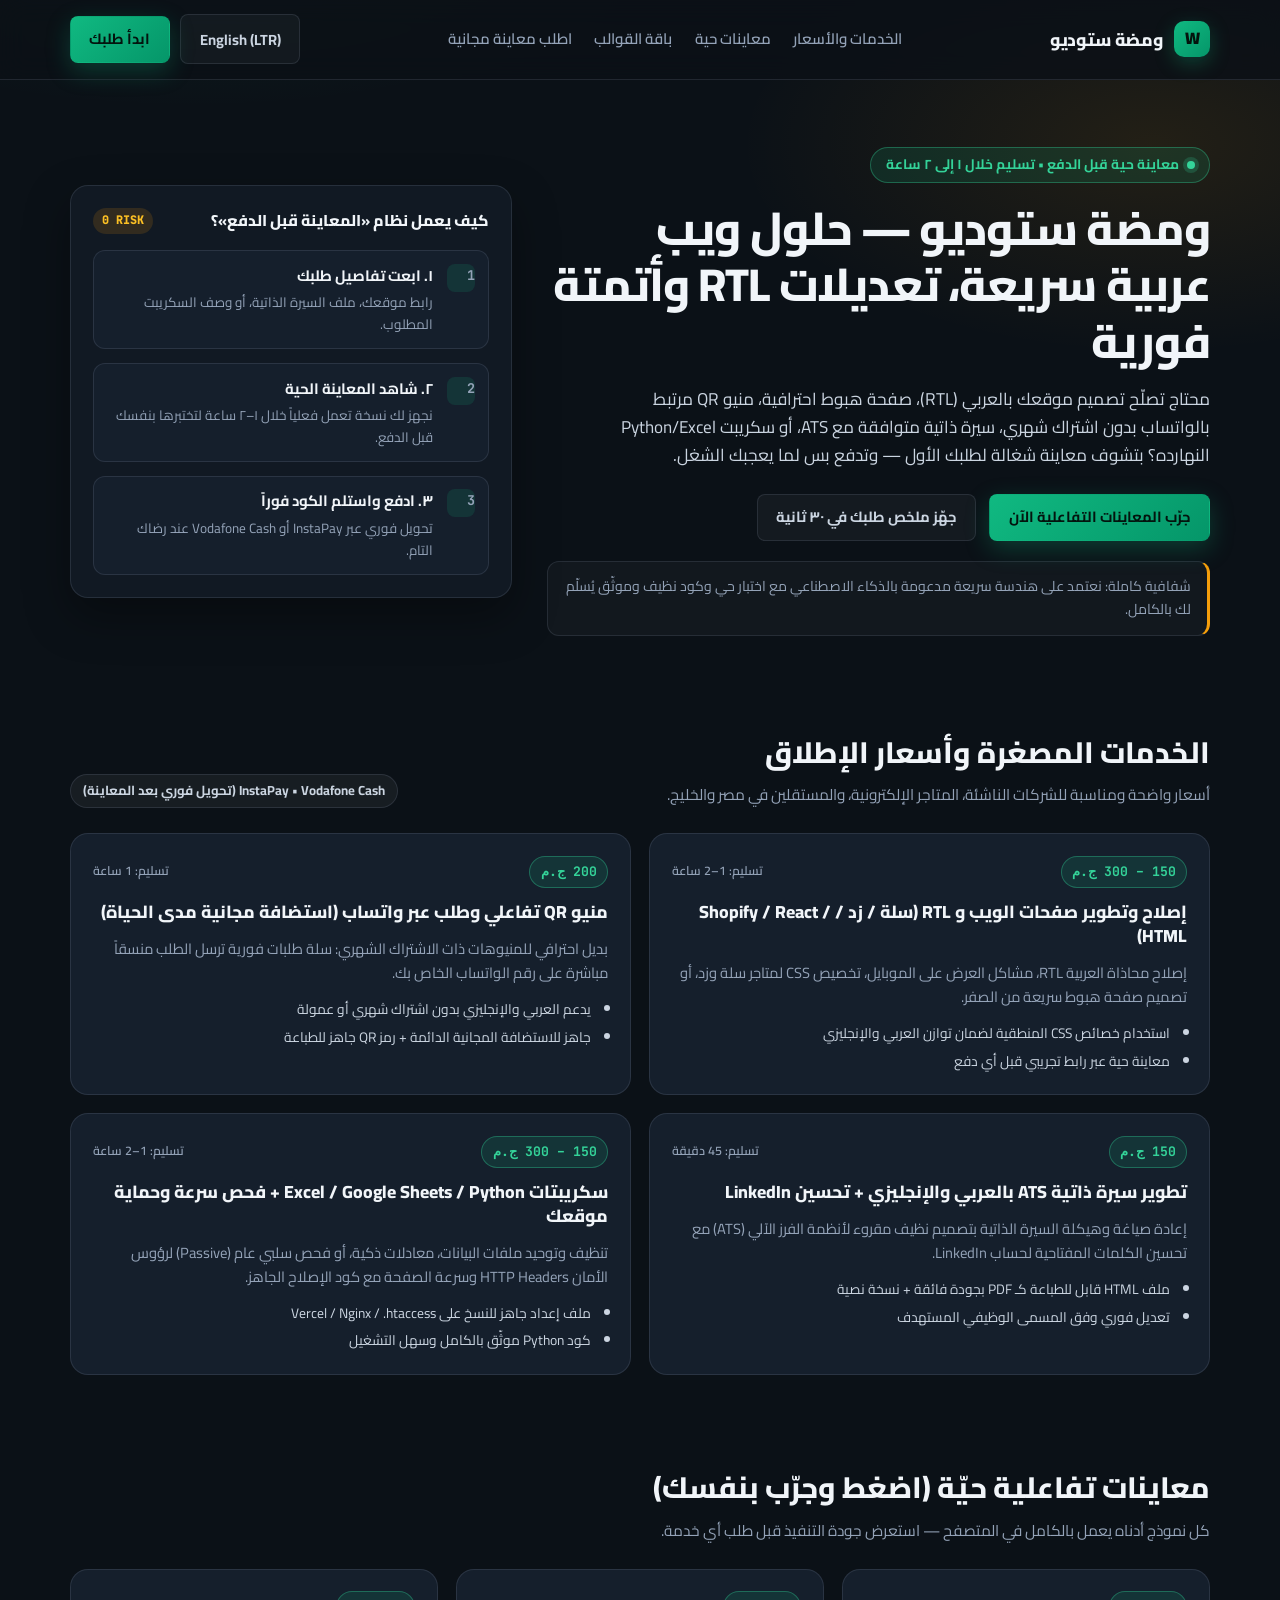
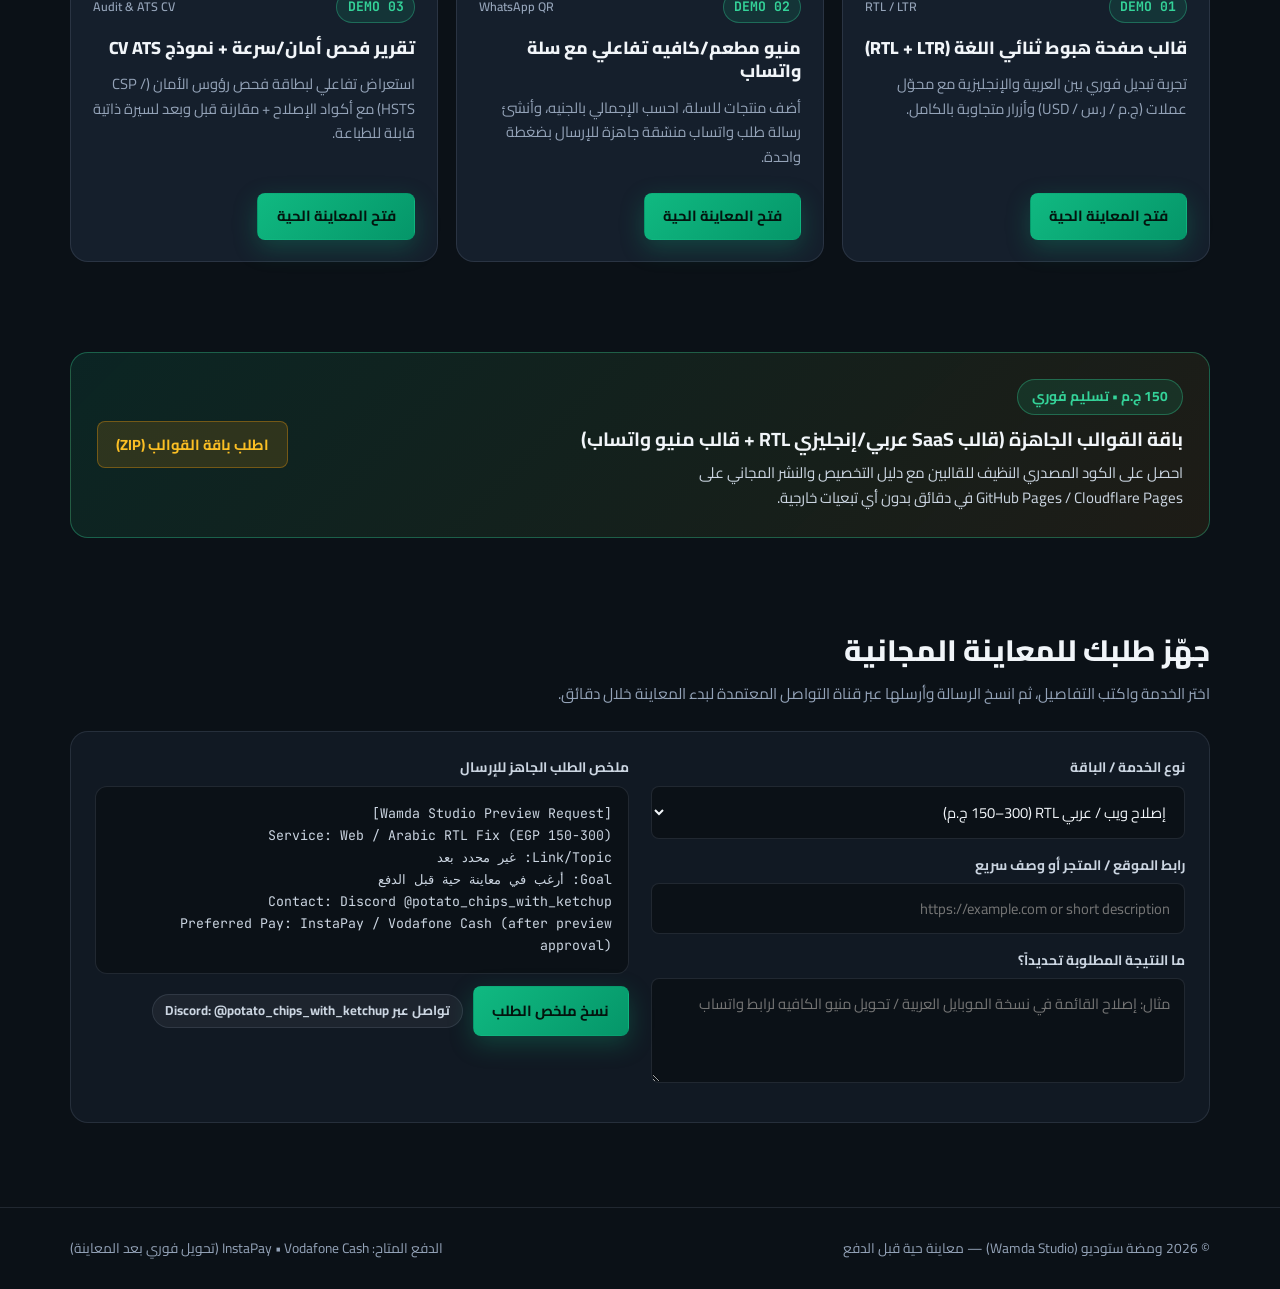
<file: index.html>
<!DOCTYPE html>
<html lang="ar" dir="rtl">
<head>
  <meta charset="UTF-8" />
  <meta name="viewport" content="width=device-width, initial-scale=1.0" />
  <title>ومضة ستوديو | Wamda Studio — معاينة حية قبل الدفع</title>
  <link rel="preconnect" href="https://fonts.googleapis.com" />
  <link rel="preconnect" href="https://fonts.gstatic.com" crossorigin />
  <link href="https://fonts.googleapis.com/css2?family=Cairo:wght@400;600;700;800&family=JetBrains+Mono:wght@500;700&family=Plus+Jakarta+Sans:wght@500;600;700;800&display=swap" rel="stylesheet" />
  <link rel="stylesheet" href="./styles.css" />
</head>
<body>
  <header class="site-header">
    <div class="container nav-bar">
      <a class="brand" href="#top">
        <span class="brand-mark">W</span>
        <span data-i18n="brandName">ومضة ستوديو</span>
      </a>

      <nav class="nav-links" aria-label="Main">
        <a href="#services" data-i18n="navServices">الخدمات والأسعار</a>
        <a href="#demos" data-i18n="navDemos">معاينات حية</a>
        <a href="#kit" data-i18n="navKit">باقة القوالب</a>
        <a href="#order" data-i18n="navOrder">اطلب معاينة مجانية</a>
      </nav>

      <div class="nav-actions">
        <button id="langToggle" class="btn btn-ghost" type="button" aria-label="Switch language">
          English (LTR)
        </button>
        <a class="btn btn-primary" href="#order" data-i18n="navCta">ابدأ طلبك</a>
      </div>
    </div>
  </header>

  <main id="top">
    <section class="hero">
      <div class="container hero-grid">
        <div>
          <div class="badge-pill">
            <span class="pulse-dot" aria-hidden="true"></span>
            <span data-i18n="heroBadge">معاينة حية قبل الدفع • تسليم خلال ١ إلى ٢ ساعة</span>
          </div>
          <h1 data-i18n="heroTitle">ومضة ستوديو — حلول ويب عربية سريعة، تعديلات RTL وأتمتة فورية</h1>
          <p class="hero-sub" data-i18n="heroSub">محتاج تصلّح تصميم موقعك بالعربي (RTL)، صفحة هبوط احترافية، منيو QR مرتبط بالواتساب بدون اشتراك شهري، سيرة ذاتية متوافقة مع ATS، أو سكريبت Python/Excel النهارده؟ بتشوف معاينة شغالة لطلبك الأول — وتدفع بس لما يعجبك الشغل.</p>

          <div class="hero-cta-row">
            <a class="btn btn-primary" href="#demos" data-i18n="ctaDemos">جرّب المعاينات التفاعلية الآن</a>
            <a class="btn btn-ghost" href="#order" data-i18n="ctaOrder">جهّز ملخص طلبك في ٣٠ ثانية</a>
          </div>

          <div class="ai-note" data-i18n="aiDisclosure">
            شفافية كاملة: نعتمد على هندسة سريعة مدعومة بالذكاء الاصطناعي مع اختبار حي وكود نظيف وموثّق يُسلّم لك بالكامل.
          </div>
        </div>

        <aside class="hero-panel" aria-label="How it works">
          <div class="panel-title">
            <span data-i18n="howTitle">كيف يعمل نظام «المعاينة قبل الدفع»؟</span>
            <span class="panel-tag" dir="ltr">0 RISK</span>
          </div>
          <div class="step-list">
            <div class="step-item">
              <span class="step-num">1</span>
              <div>
                <strong data-i18n="step1Title">١. ابعت تفاصيل طلبك</strong>
                <span data-i18n="step1Desc">رابط موقعك، ملف السيرة الذاتية، أو وصف السكريبت المطلوب.</span>
              </div>
            </div>
            <div class="step-item">
              <span class="step-num">2</span>
              <div>
                <strong data-i18n="step2Title">٢. شاهد المعاينة الحية</strong>
                <span data-i18n="step2Desc">نجهز لك نسخة تعمل فعلياً خلال ١–٢ ساعة لتختبرها بنفسك قبل الدفع.</span>
              </div>
            </div>
            <div class="step-item">
              <span class="step-num">3</span>
              <div>
                <strong data-i18n="step3Title">٣. ادفع واستلم الكود فوراً</strong>
                <span data-i18n="step3Desc">تحويل فوري عبر InstaPay أو Vodafone Cash عند رضاك التام.</span>
              </div>
            </div>
          </div>
        </aside>
      </div>
    </section>

    <section id="services" class="section">
      <div class="container">
        <div class="section-head">
          <div>
            <h2 data-i18n="servicesTitle">الخدمات المصغرة وأسعار الإطلاق</h2>
            <p data-i18n="servicesSub">أسعار واضحة ومناسبة للشركات الناشئة، المتاجر الإلكترونية، والمستقلين في مصر والخليج.</p>
          </div>
          <span class="pay-chip" data-i18n="payBadge">InstaPay • Vodafone Cash (تحويل فوري بعد المعاينة)</span>
        </div>

        <div class="grid-2">
          <article class="card">
            <div class="card-top">
              <span class="price-badge" data-i18n="s1Price">150 – 300 ج.م</span>
              <span class="eta-tag" data-i18n="s1Eta">تسليم: 1–2 ساعة</span>
            </div>
            <h3 data-i18n="s1Title">إصلاح وتطوير صفحات الويب و RTL (سلة / زد / Shopify / React / HTML)</h3>
            <p data-i18n="s1Desc">إصلاح محاذاة العربية RTL، مشاكل العرض على الموبايل، تخصيص CSS لمتاجر سلة وزد، أو تصميم صفحة هبوط سريعة من الصفر.</p>
            <ul class="bullet-mini">
              <li data-i18n="s1b1">استخدام خصائص CSS المنطقية لضمان توازن العربي والإنجليزي</li>
              <li data-i18n="s1b2">معاينة حية عبر رابط تجريبي قبل أي دفع</li>
            </ul>
          </article>

          <article class="card">
            <div class="card-top">
              <span class="price-badge" data-i18n="s2Price">200 ج.م</span>
              <span class="eta-tag" data-i18n="s2Eta">تسليم: 1 ساعة</span>
            </div>
            <h3 data-i18n="s2Title">منيو QR تفاعلي وطلب عبر واتساب (استضافة مجانية مدى الحياة)</h3>
            <p data-i18n="s2Desc">بديل احترافي للمنيوهات ذات الاشتراك الشهري: سلة طلبات فورية ترسل الطلب منسقاً مباشرة على رقم الواتساب الخاص بك.</p>
            <ul class="bullet-mini">
              <li data-i18n="s2b1">يدعم العربي والإنجليزي بدون اشتراك شهري أو عمولة</li>
              <li data-i18n="s2b2">جاهز للاستضافة المجانية الدائمة + رمز QR جاهز للطباعة</li>
            </ul>
          </article>

          <article class="card">
            <div class="card-top">
              <span class="price-badge" data-i18n="s3Price">150 ج.م</span>
              <span class="eta-tag" data-i18n="s3Eta">تسليم: 45 دقيقة</span>
            </div>
            <h3 data-i18n="s3Title">تطوير سيرة ذاتية ATS بالعربي والإنجليزي + تحسين LinkedIn</h3>
            <p data-i18n="s3Desc">إعادة صياغة وهيكلة السيرة الذاتية بتصميم نظيف مقروء لأنظمة الفرز الآلي (ATS) مع تحسين الكلمات المفتاحية لحساب LinkedIn.</p>
            <ul class="bullet-mini">
              <li data-i18n="s3b1">ملف HTML قابل للطباعة كـ PDF بجودة فائقة + نسخة نصية</li>
              <li data-i18n="s3b2">تعديل فوري وفق المسمى الوظيفي المستهدف</li>
            </ul>
          </article>

          <article class="card">
            <div class="card-top">
              <span class="price-badge" data-i18n="s4Price">150 – 300 ج.م</span>
              <span class="eta-tag" data-i18n="s4Eta">تسليم: 1–2 ساعة</span>
            </div>
            <h3 data-i18n="s4Title">سكريبتات Excel / Google Sheets / Python + فحص سرعة وحماية موقعك</h3>
            <p data-i18n="s4Desc">تنظيف وتوحيد ملفات البيانات، معادلات ذكية، أو فحص سلبي عام (Passive) لرؤوس الأمان HTTP Headers وسرعة الصفحة مع كود الإصلاح الجاهز.</p>
            <ul class="bullet-mini">
              <li data-i18n="s4b1">ملف إعداد جاهز للنسخ على Vercel / Nginx / .htaccess</li>
              <li data-i18n="s4b2">كود Python موثّق بالكامل وسهل التشغيل</li>
            </ul>
          </article>
        </div>
      </div>
    </section>

    <section id="demos" class="section">
      <div class="container">
        <div class="section-head">
          <div>
            <h2 data-i18n="demosTitle">معاينات تفاعلية حيّة (اضغط وجرّب بنفسك)</h2>
            <p data-i18n="demosSub">كل نموذج أدناه يعمل بالكامل في المتصفح — استعرض جودة التنفيذ قبل طلب أي خدمة.</p>
          </div>
        </div>

        <div class="grid-3">
          <article class="card">
            <div class="card-top">
              <span class="price-badge">DEMO 01</span>
              <span class="eta-tag">RTL / LTR</span>
            </div>
            <h3 data-i18n="d1Title">قالب صفحة هبوط ثنائي اللغة (RTL + LTR)</h3>
            <p data-i18n="d1Desc">تجربة تبديل فوري بين العربية والإنجليزية مع محوّل عملات (ج.م / ر.س / USD) وأزرار متجاوبة بالكامل.</p>
            <div class="card-foot">
              <a class="btn btn-primary" href="./demos/rtl-saas.html" data-i18n="openDemo">فتح المعاينة الحية</a>
            </div>
          </article>

          <article class="card">
            <div class="card-top">
              <span class="price-badge">DEMO 02</span>
              <span class="eta-tag">WhatsApp QR</span>
            </div>
            <h3 data-i18n="d2Title">منيو مطعم/كافيه تفاعلي مع سلة واتساب</h3>
            <p data-i18n="d2Desc">أضف منتجات للسلة، احسب الإجمالي بالجنيه، وأنشئ رسالة طلب واتساب منسّقة جاهزة للإرسال بضغطة واحدة.</p>
            <div class="card-foot">
              <a class="btn btn-primary" href="./demos/qr-menu.html" data-i18n="openDemo">فتح المعاينة الحية</a>
            </div>
          </article>

          <article class="card">
            <div class="card-top">
              <span class="price-badge">DEMO 03</span>
              <span class="eta-tag">Audit &amp; ATS CV</span>
            </div>
            <h3 data-i18n="d3Title">تقرير فحص أمان/سرعة + نموذج CV ATS</h3>
            <p data-i18n="d3Desc">استعراض تفاعلي لبطاقة فحص رؤوس الأمان (CSP / HSTS) مع أكواد الإصلاح + مقارنة قبل وبعد لسيرة ذاتية قابلة للطباعة.</p>
            <div class="card-foot">
              <a class="btn btn-primary" href="./demos/audit-cv.html" data-i18n="openDemo">فتح المعاينة الحية</a>
            </div>
          </article>
        </div>
      </div>
    </section>

    <section id="kit" class="section">
      <div class="container">
        <div class="kit-banner">
          <div>
            <div class="badge-pill" style="margin-block-end:0.6rem;">
              <span data-i18n="kitPrice">150 ج.م • تسليم فوري</span>
            </div>
            <h3 data-i18n="kitTitle">باقة القوالب الجاهزة (قالب SaaS عربي/إنجليزي RTL + قالب منيو واتساب)</h3>
            <p data-i18n="kitDesc">احصل على الكود المصدري النظيف للقالبين مع دليل التخصيص والنشر المجاني على GitHub Pages / Cloudflare Pages في دقائق بدون أي تبعيات خارجية.</p>
          </div>
          <a class="btn btn-amber" href="#order" data-i18n="kitCta">اطلب باقة القوالب (ZIP)</a>
        </div>
      </div>
    </section>

    <section id="order" class="section">
      <div class="container">
        <div class="section-head">
          <div>
            <h2 data-i18n="orderTitle">جهّز طلبك للمعاينة المجانية</h2>
            <p data-i18n="orderSub">اختر الخدمة واكتب التفاصيل، ثم انسخ الرسالة وأرسلها عبر قناة التواصل المعتمدة لبدء المعاينة خلال دقائق.</p>
          </div>
        </div>

        <div class="brief-box">
          <div>
            <div class="field-group">
              <label for="serviceSelect" data-i18n="lblService">نوع الخدمة / الباقة</label>
              <select id="serviceSelect" class="field-control">
                <option value="Web / Arabic RTL Fix (EGP 150-300)">إصلاح ويب / عربي RTL (150–300 ج.م)</option>
                <option value="WhatsApp QR Menu (EGP 200)">منيو QR وواتساب تفاعلي (200 ج.م)</option>
                <option value="ATS Bilingual CV + LinkedIn (EGP 150)">سيرة ذاتية ATS + LinkedIn (150 ج.م)</option>
                <option value="Python / Excel / Security Header Audit (EGP 150-300)">سكريبت Python/Excel أو فحص Headers (150–300 ج.م)</option>
                <option value="Ready Starter Kit ZIP (EGP 150)">باقة القوالب الجاهزة ZIP (150 ج.م)</option>
              </select>
            </div>
            <div class="field-group">
              <label for="targetLink" data-i18n="lblLink">رابط الموقع / المتجر أو وصف سريع</label>
              <input id="targetLink" class="field-control" type="text" placeholder="https://example.com or short description" />
            </div>
            <div class="field-group">
              <label for="notesInput" data-i18n="lblNotes">ما النتيجة المطلوبة تحديداً؟</label>
              <textarea id="notesInput" class="field-control" rows="3" placeholder="مثال: إصلاح القائمة في نسخة الموبايل العربية / تحويل منيو الكافيه لرابط واتساب"></textarea>
            </div>
          </div>

          <div>
            <label style="display:block;font-size:0.86rem;font-weight:700;color:var(--text-soft);margin-block-end:0.45rem;" data-i18n="lblPreview">ملخص الطلب الجاهز للإرسال</label>
            <div id="briefOutput" class="preview-output"></div>
            <div class="payment-strip">
              <button id="copyBriefBtn" class="btn btn-primary" type="button" data-i18n="copyBtn">نسخ ملخص الطلب</button>
              <span class="pay-chip" id="discordChannelChip" data-i18n="contactStatus">تواصل عبر Discord: @potato_chips_with_ketchup</span>
            </div>
            <div id="copyToast" class="toast" role="status" aria-live="polite"></div>
          </div>
        </div>
      </div>
    </section>
  </main>

  <footer class="site-footer">
    <div class="container footer-row">
      <span data-i18n="footerBrand">© 2026 ومضة ستوديو (Wamda Studio) — معاينة حية قبل الدفع</span>
      <span data-i18n="footerPay">الدفع المتاح: InstaPay • Vodafone Cash (تحويل فوري بعد المعاينة)</span>
    </div>
  </footer>

  <script>
    (function () {
      const i18n = {
        ar: {
          brandName: "ومضة ستوديو",
          navServices: "الخدمات والأسعار",
          navDemos: "معاينات حية",
          navKit: "باقة القوالب",
          navOrder: "اطلب معاينة مجانية",
          navCta: "ابدأ طلبك",
          heroBadge: "معاينة حية قبل الدفع • تسليم خلال ١ إلى ٢ ساعة",
          heroTitle: "ومضة ستوديو — حلول ويب عربية سريعة، تعديلات RTL وأتمتة فورية",
          heroSub: "محتاج تصلّح تصميم موقعك بالعربي (RTL)، صفحة هبوط احترافية، منيو QR مرتبط بالواتساب بدون اشتراك شهري، سيرة ذاتية متوافقة مع ATS، أو سكريبت Python/Excel النهارده؟ بتشوف معاينة شغالة لطلبك الأول — وتدفع بس لما يعجبك الشغل.",
          ctaDemos: "جرّب المعاينات التفاعلية الآن",
          ctaOrder: "جهّز ملخص طلبك في ٣٠ ثانية",
          aiDisclosure: "شفافية كاملة: نعتمد على هندسة سريعة مدعومة بالذكاء الاصطناعي مع اختبار حي وكود نظيف وموثّق يُسلّم لك بالكامل.",
          howTitle: "كيف يعمل نظام «المعاينة قبل الدفع»؟",
          step1Title: "١. ابعت تفاصيل طلبك",
          step1Desc: "رابط موقعك، ملف السيرة الذاتية، أو وصف السكريبت المطلوب.",
          step2Title: "٢. شاهد المعاينة الحية",
          step2Desc: "نجهز لك نسخة تعمل فعلياً خلال ١–٢ ساعة لتختبرها بنفسك قبل الدفع.",
          step3Title: "٣. ادفع واستلم الكود فوراً",
          step3Desc: "تحويل فوري عبر InstaPay أو Vodafone Cash عند رضاك التام.",
          servicesTitle: "الخدمات المصغرة وأسعار الإطلاق",
          servicesSub: "أسعار واضحة ومناسبة للشركات الناشئة، المتاجر الإلكترونية، والمستقلين في مصر والخليج.",
          payBadge: "InstaPay • Vodafone Cash (تحويل فوري بعد المعاينة)",
          s1Price: "150 – 300 ج.م",
          s1Eta: "تسليم: 1–2 ساعة",
          s1Title: "إصلاح وتطوير صفحات الويب و RTL (سلة / زد / Shopify / React / HTML)",
          s1Desc: "إصلاح محاذاة العربية RTL، مشاكل العرض على الموبايل، تخصيص CSS لمتاجر سلة وزد، أو تصميم صفحة هبوط سريعة من الصفر.",
          s1b1: "استخدام خصائص CSS المنطقية لضمان توازن العربي والإنجليزي",
          s1b2: "معاينة حية عبر رابط تجريبي قبل أي دفع",
          s2Price: "200 ج.م",
          s2Eta: "تسليم: 1 ساعة",
          s2Title: "منيو QR تفاعلي وطلب عبر واتساب (استضافة مجانية مدى الحياة)",
          s2Desc: "بديل احترافي للمنيوهات ذات الاشتراك الشهري: سلة طلبات فورية ترسل الطلب منسقاً مباشرة على رقم الواتساب الخاص بك.",
          s2b1: "يدعم العربي والإنجليزي بدون اشتراك شهري أو عمولة",
          s2b2: "جاهز للاستضافة المجانية الدائمة + رمز QR جاهز للطباعة",
          s3Price: "150 ج.م",
          s3Eta: "تسليم: 45 دقيقة",
          s3Title: "تطوير سيرة ذاتية ATS بالعربي والإنجليزي + تحسين LinkedIn",
          s3Desc: "إعادة صياغة وهيكلة السيرة الذاتية بتصميم نظيف مقروء لأنظمة الفرز الآلي (ATS) مع تحسين الكلمات المفتاحية لحساب LinkedIn.",
          s3b1: "ملف HTML قابل للطباعة كـ PDF بجودة فائقة + نسخة نصية",
          s3b2: "تعديل فوري وفق المسمى الوظيفي المستهدف",
          s4Price: "150 – 300 ج.م",
          s4Eta: "تسليم: 1–2 ساعة",
          s4Title: "سكريبتات Excel / Google Sheets / Python + فحص سرعة وحماية موقعك",
          s4Desc: "تنظيف وتوحيد ملفات البيانات، معادلات ذكية، أو فحص سلبي عام (Passive) لرؤوس الأمان HTTP Headers وسرعة الصفحة مع كود الإصلاح الجاهز.",
          s4b1: "ملف إعداد جاهز للنسخ على Vercel / Nginx / .htaccess",
          s4b2: "كود Python موثّق بالكامل وسهل التشغيل",
          demosTitle: "معاينات تفاعلية حيّة (اضغط وجرّب بنفسك)",
          demosSub: "كل نموذج أدناه يعمل بالكامل في المتصفح — استعرض جودة التنفيذ قبل طلب أي خدمة.",
          d1Title: "قالب صفحة هبوط ثنائي اللغة (RTL + LTR)",
          d1Desc: "تجربة تبديل فوري بين العربية والإنجليزية مع محوّل عملات (ج.م / ر.س / USD) وأزرار متجاوبة بالكامل.",
          d2Title: "منيو مطعم/كافيه تفاعلي مع سلة واتساب",
          d2Desc: "أضف منتجات للسلة، احسب الإجمالي بالجنيه، وأنشئ رسالة طلب واتساب منسّقة جاهزة للإرسال بضغطة واحدة.",
          d3Title: "تقرير فحص أمان/سرعة + نموذج CV ATS",
          d3Desc: "استعراض تفاعلي لبطاقة فحص رؤوس الأمان (CSP / HSTS) مع أكواد الإصلاح + مقارنة قبل وبعد لسيرة ذاتية قابلة للطباعة.",
          openDemo: "فتح المعاينة الحية",
          kitPrice: "150 ج.م • تسليم فوري",
          kitTitle: "باقة القوالب الجاهزة (قالب SaaS عربي/إنجليزي RTL + قالب منيو واتساب)",
          kitDesc: "احصل على الكود المصدري النظيف للقالبين مع دليل التخصيص والنشر المجاني على GitHub Pages / Cloudflare Pages في دقائق بدون أي تبعيات خارجية.",
          kitCta: "اطلب باقة القوالب (ZIP)",
          orderTitle: "جهّز طلبك للمعاينة المجانية",
          orderSub: "اختر الخدمة واكتب التفاصيل، ثم انسخ الرسالة وأرسلها عبر قناة التواصل المعتمدة لبدء المعاينة خلال دقائق.",
          lblService: "نوع الخدمة / الباقة",
          lblLink: "رابط الموقع / المتجر أو وصف سريع",
          lblNotes: "ما النتيجة المطلوبة تحديداً؟",
          lblPreview: "ملخص الطلب الجاهز للإرسال",
          copyBtn: "نسخ ملخص الطلب",
          contactStatus: "تواصل عبر Discord: @potato_chips_with_ketchup",
          footerBrand: "© 2026 ومضة ستوديو (Wamda Studio) — معاينة حية قبل الدفع",
          footerPay: "الدفع المتاح: InstaPay • Vodafone Cash (تحويل فوري بعد المعاينة)",
          toggleBtn: "English (LTR)",
          copiedMsg: "تم نسخ ملخص الطلب بنجاح!"
        },
        en: {
          brandName: "Wamda Studio",
          navServices: "Services & Pricing",
          navDemos: "Live Demos",
          navKit: "Starter Kit",
          navOrder: "Request Preview",
          navCta: "Start Request",
          heroBadge: "Live Preview Before You Pay • 1–2 Hour Turnaround",
          heroTitle: "Fast Bilingual Web, RTL & Automation Micro-Studio",
          heroSub: "Need an Arabic RTL fix, a clean landing page, a zero-monthly-fee WhatsApp QR menu, an ATS-ready CV, or a quick Python/Excel script today? See a live working preview of your deliverable first — pay only if you love it.",
          ctaDemos: "Try Live Interactive Demos",
          ctaOrder: "Build Request Brief (30s)",
          aiDisclosure: "Transparent workflow: Built using rapid AI-assisted engineering with full live testing and clean, documented source code delivered to you.",
          howTitle: "How 'Live Preview First' Works",
          step1Title: "1. Share Your Task Brief",
          step1Desc: "Send your site URL, current CV, or script/data goal.",
          step2Title: "2. Test the Working Preview",
          step2Desc: "Receive a live working prototype in 1–2 hours before paying a single pound.",
          step3Title: "3. Pay & Get Clean Source",
          step3Desc: "Instant settlement via InstaPay or Vodafone Cash once approved.",
          servicesTitle: "Micro-Services & Launch Pricing",
          servicesSub: "Transparent impulse pricing built for founders, stores, and professionals in Egypt & MENA.",
          payBadge: "InstaPay • Vodafone Cash (Instant settlement after preview approval)",
          s1Price: "EGP 150–300",
          s1Eta: "Turnaround: 1–2h",
          s1Title: "Web, Landing Page & Arabic RTL Fixes (Salla / Zid / Shopify / React / HTML)",
          s1Desc: "Fix Arabic RTL alignment, mobile overflow bugs, Salla/Zid custom CSS, or ship a responsive bilingual landing page fast.",
          s1b1: "Modern CSS logical properties for true AR/EN visual balance",
          s1b2: "Live preview URL delivered before payment",
          s2Price: "EGP 200",
          s2Eta: "Turnaround: 1h",
          s2Title: "Interactive WhatsApp QR Menu & Mini-Catalog (Zero Monthly Fee)",
          s2Desc: "Replace recurring SaaS menu fees with a fast static mobile catalog that sends formatted orders straight to your WhatsApp.",
          s2b1: "Bilingual AR/EN with zero monthly fees or order commissions",
          s2b2: "Free lifetime static hosting setup + print-ready QR guidance",
          s3Price: "EGP 150",
          s3Eta: "Turnaround: 45m",
          s3Title: "ATS Bilingual CV Overhaul + LinkedIn Optimization",
          s3Desc: "Restructure and rewrite your Arabic/English resume into an ATS-clean layout with targeted LinkedIn keyword polish.",
          s3b1: "Print-to-PDF crisp HTML layout + plain-text ATS check",
          s3b2: "Tailored directly to your target role",
          s4Price: "EGP 150–300",
          s4Eta: "Turnaround: 1–2h",
          s4Title: "Excel / Sheets / Python Scripts + Passive Speed & Security-Header Audit",
          s4Desc: "Automate messy CSV/Excel workflows or run a strictly passive public check on HTTP security headers & speed with drop-in fixes.",
          s4b1: "Copy-paste Vercel / Nginx / .htaccess config included",
          s4b2: "Clean, documented Python scripts ready to run",
          demosTitle: "Live Interactive Demos (Click & Test)",
          demosSub: "Every demo below runs directly in your browser — inspect quality before requesting work.",
          d1Title: "Bilingual SaaS Landing Template (RTL + LTR)",
          d1Desc: "Live Arabic/English direction toggle, EGP/SAR/USD currency switch, and responsive feature sections.",
          d2Title: "WhatsApp QR Menu & Live Cart Builder",
          d2Desc: "Add café items, see live EGP total calculation, and generate a formatted WhatsApp order link in one click.",
          d3Title: "Passive Security Header Audit + ATS CV Showcase",
          d3Desc: "Interactive CSP/HSTS scorecard with copyable server snippets plus a printable Before/After ATS CV comparison.",
          openDemo: "Open Live Demo",
          kitPrice: "EGP 150 • Instant Delivery",
          kitTitle: "Ready Starter Kit ZIP (Bilingual RTL Landing + WhatsApp QR Menu)",
          kitDesc: "Download clean zero-dependency HTML/CSS/JS source for both templates plus a bilingual guide to deploy free on GitHub Pages or Cloudflare Pages.",
          kitCta: "Request Starter Kit (ZIP)",
          orderTitle: "Build Your Free-Preview Brief",
          orderSub: "Pick a service and fill in quick details, then copy the formatted brief to our contact channel.",
          lblService: "Service / Starter Kit",
          lblLink: "Site / Store URL or Quick Summary",
          lblNotes: "Exact Outcome Needed",
          lblPreview: "Ready-to-Send Request Brief",
          copyBtn: "Copy Request Brief",
          contactStatus: "Contact on Discord: @potato_chips_with_ketchup",
          footerBrand: "© 2026 Wamda Studio — Live Preview Before You Pay",
          footerPay: "Payment: InstaPay • Vodafone Cash (Instant settlement after preview approval)",
          toggleBtn: "العربية (RTL)",
          copiedMsg: "Request brief copied to clipboard!"
        }
      };

      const htmlEl = document.documentElement;
      const toggleBtn = document.getElementById("langToggle");
      const serviceSelect = document.getElementById("serviceSelect");
      const targetLink = document.getElementById("targetLink");
      const notesInput = document.getElementById("notesInput");
      const briefOutput = document.getElementById("briefOutput");
      const copyBriefBtn = document.getElementById("copyBriefBtn");
      const copyToast = document.getElementById("copyToast");

      function updateBrief() {
        const lang = htmlEl.getAttribute("lang") || "ar";
        const svc = serviceSelect.value;
        const link = targetLink.value.trim() || (lang === "ar" ? "غير محدد بعد" : "Not provided yet");
        const notes = notesInput.value.trim() || (lang === "ar" ? "أرغب في معاينة حية قبل الدفع" : "Would like a live preview before payment");
        briefOutput.textContent =
          `[Wamda Studio Preview Request]\n` +
          `Service: ${svc}\n` +
          `Link/Topic: ${link}\n` +
          `Goal: ${notes}\n` +
          `Contact: Discord @potato_chips_with_ketchup\n` +
          `Preferred Pay: InstaPay / Vodafone Cash (after preview approval)`;
      }

      function applyLang(lang) {
        const dict = i18n[lang] || i18n.ar;
        htmlEl.setAttribute("lang", lang);
        htmlEl.setAttribute("dir", lang === "ar" ? "rtl" : "ltr");
        document.querySelectorAll("[data-i18n]").forEach((el) => {
          const key = el.getAttribute("data-i18n");
          if (dict[key]) el.textContent = dict[key];
        });
        toggleBtn.textContent = dict.toggleBtn;
        try { localStorage.setItem("wamda_lang", lang); } catch (e) {}
        updateBrief();
      }

      toggleBtn.addEventListener("click", () => {
        const next = htmlEl.getAttribute("lang") === "ar" ? "en" : "ar";
        applyLang(next);
      });

      [serviceSelect, targetLink, notesInput].forEach((el) => {
        el.addEventListener("input", updateBrief);
        el.addEventListener("change", updateBrief);
      });

      copyBriefBtn.addEventListener("click", async () => {
        const lang = htmlEl.getAttribute("lang") || "ar";
        const msg = (i18n[lang] || i18n.ar).copiedMsg;
        try {
          await navigator.clipboard.writeText(briefOutput.textContent);
        } catch (e) {
          const range = document.createRange();
          range.selectNodeContents(briefOutput);
          const sel = window.getSelection();
          sel.removeAllRanges();
          sel.addRange(range);
        }
        copyToast.textContent = msg;
        setTimeout(() => { copyToast.textContent = ""; }, 3000);
      });

      let saved = "ar";
      try {
        const s = localStorage.getItem("wamda_lang");
        if (s === "en" || s === "ar") saved = s;
      } catch (e) {}
      applyLang(saved);
    })();
  </script>
</body>
</html>
</file>
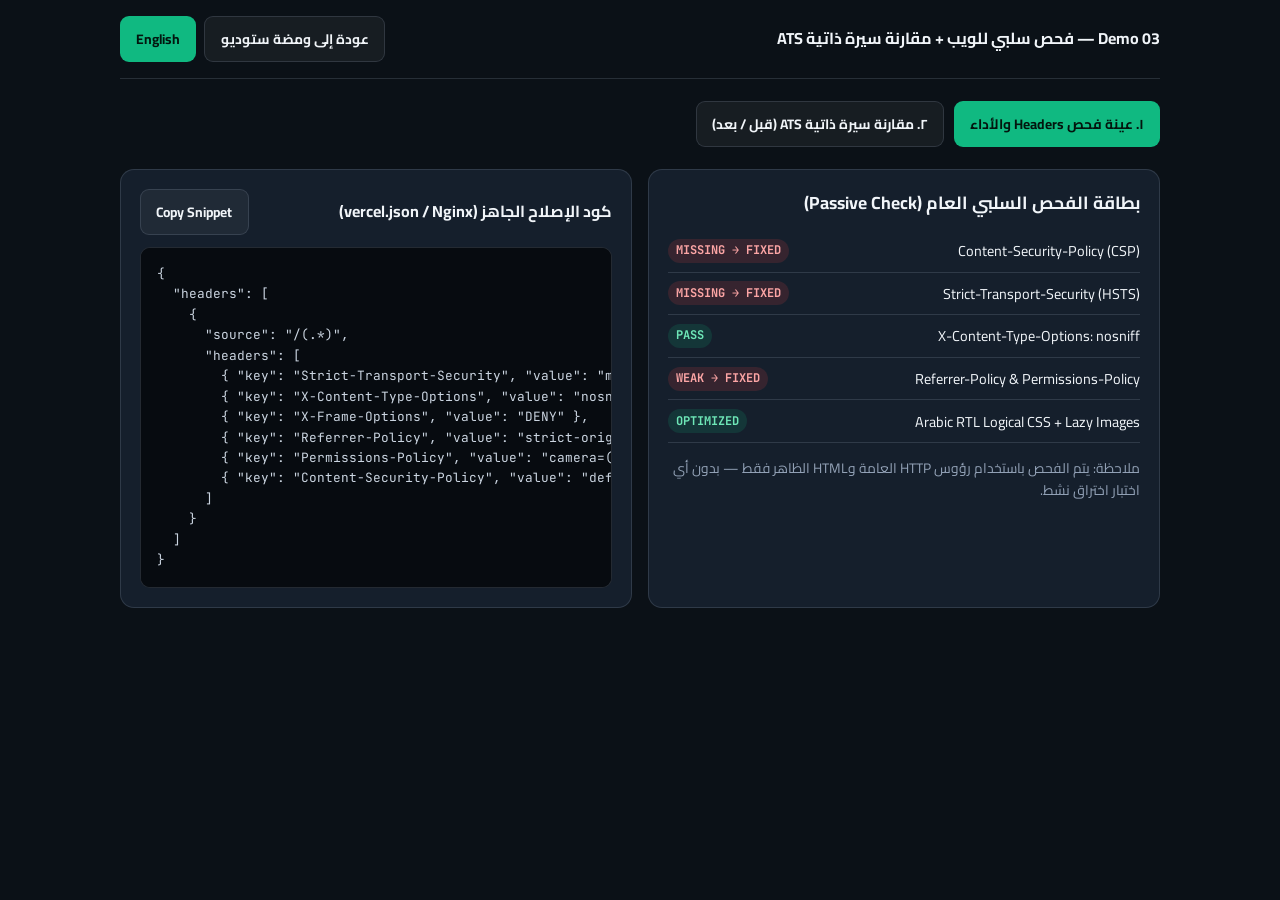
<file: demos/audit-cv.html>
<!DOCTYPE html>
<html lang="ar" dir="rtl">
<head>
  <meta charset="UTF-8" />
  <meta name="viewport" content="width=device-width, initial-scale=1.0" />
  <title>نموذج فحص الأمان والسرعة + سيرة ذاتية ATS | Wamda Studio</title>
  <link rel="preconnect" href="https://fonts.googleapis.com" />
  <link rel="preconnect" href="https://fonts.gstatic.com" crossorigin />
  <link href="https://fonts.googleapis.com/css2?family=Cairo:wght@500;700;800&family=JetBrains+Mono:wght@500;700&family=Plus+Jakarta+Sans:wght@500;700;800&display=swap" rel="stylesheet" />
  <style>
    :root {
      --bg: #0b1117; --card: #151f2c; --border: rgba(148, 163, 184, 0.2);
      --text: #f1f5f9; --muted: #94a3b8; --ok: #10b981; --warn: #f59e0b; --bad: #ef4444;
      --font-ar: 'Cairo', system-ui, sans-serif;
      --font-en: 'Plus Jakarta Sans', system-ui, sans-serif;
      --mono: 'JetBrains Mono', ui-monospace, monospace;
    }
    * { box-sizing: border-box; }
    body { margin: 0; background: var(--bg); color: var(--text); font-family: var(--font-ar); line-height: 1.6; padding-block-end: 2.5rem; }
    html[lang="en"] body { font-family: var(--font-en); }
    .wrap { width: min(1040px, calc(100% - 1.5rem)); margin-inline: auto; }
    .topbar { display: flex; justify-content: space-between; align-items: center; padding-block: 1rem; border-block-end: 1px solid var(--border); gap: 0.75rem; flex-wrap: wrap; }
    .btn {
      border: 1px solid var(--border); background: rgba(255,255,255,0.05); color: var(--text);
      padding: 0.55rem 0.95rem; border-radius: 9px; font-family: inherit; font-weight: 700;
      font-size: 0.86rem; cursor: pointer; text-decoration: none; display: inline-flex; align-items: center; gap: 0.4rem;
    }
    .btn.active, .btn-ok { background: var(--ok); color: #03150e; border-color: transparent; }
    .tabs { display: flex; gap: 0.6rem; margin-block: 1.4rem; flex-wrap: wrap; }
    .panel { display: none; }
    .panel.active { display: block; }
    .grid-2 { display: grid; grid-template-columns: repeat(2, minmax(0, 1fr)); gap: 1rem; }
    .card { background: var(--card); border: 1px solid var(--border); border-radius: 14px; padding: 1.2rem; }
    .score-row { display: flex; justify-content: space-between; align-items: center; padding-block: 0.55rem; border-block-end: 1px solid var(--border); font-size: 0.9rem; }
    .score-row:last-child { border-block-end: 0; }
    .tag { font-family: var(--mono); font-size: 0.75rem; padding: 0.15rem 0.5rem; border-radius: 999px; font-weight: 700; }
    .tag-bad { background: rgba(239, 68, 68, 0.15); color: #fca5a5; }
    .tag-ok { background: rgba(16, 185, 129, 0.15); color: #6ee7b7; }
    pre {
      background: #070b10; border: 1px solid var(--border); border-radius: 10px;
      padding: 1rem; overflow-x: auto; font-family: var(--mono); font-size: 0.8rem;
      color: #cbd5e1; direction: ltr; text-align: left; margin: 0.75rem 0 0;
    }
    .cv-paper { background: #ffffff; color: #0f172a; border-radius: 12px; padding: 1.4rem; direction: ltr; text-align: left; font-family: var(--font-en); }
    .cv-paper h3 { margin: 0 0 0.2rem; color: #0f172a; }
    .cv-paper hr { border: 0; border-top: 1px solid #cbd5e1; margin: 0.75rem 0; }
    .cv-paper ul { margin: 0.35rem 0 0; padding-left: 1.15rem; font-size: 0.88rem; color: #334155; }
    @media (max-width: 820px) { .grid-2 { grid-template-columns: 1fr; } }
    @media print {
      .topbar, .tabs, #auditPanel, .no-print { display: none !important; }
      body { background: #fff; color: #000; }
      .cv-paper { border: 0; padding: 0; }
    }
  </style>
</head>
<body>
  <div class="wrap">
    <div class="topbar">
      <strong id="headTitle">Demo 03 — فحص سلبي للويب + مقارنة سيرة ذاتية ATS</strong>
      <div style="display:flex;gap:0.5rem;flex-wrap:wrap;">
        <a class="btn" href="../index.html" id="backBtn">عودة إلى ومضة ستوديو</a>
        <button id="langBtn" class="btn btn-ok" type="button">English</button>
      </div>
    </div>

    <div class="tabs">
      <button class="btn active" data-tab="auditPanel" id="tabAudit" type="button">١. عينة فحص Headers والأداء</button>
      <button class="btn" data-tab="cvPanel" id="tabCv" type="button">٢. مقارنة سيرة ذاتية ATS (قبل / بعد)</button>
    </div>

    <section id="auditPanel" class="panel active">
      <div class="grid-2">
        <div class="card">
          <h2 style="margin:0 0 0.8rem;font-size:1.1rem;" id="auditHead">بطاقة الفحص السلبي العام (Passive Check)</h2>
          <div class="score-row"><span>Content-Security-Policy (CSP)</span><span class="tag tag-bad">MISSING → FIXED</span></div>
          <div class="score-row"><span>Strict-Transport-Security (HSTS)</span><span class="tag tag-bad">MISSING → FIXED</span></div>
          <div class="score-row"><span>X-Content-Type-Options: nosniff</span><span class="tag tag-ok">PASS</span></div>
          <div class="score-row"><span>Referrer-Policy &amp; Permissions-Policy</span><span class="tag tag-bad">WEAK → FIXED</span></div>
          <div class="score-row"><span>Arabic RTL Logical CSS + Lazy Images</span><span class="tag tag-ok">OPTIMIZED</span></div>
          <p style="margin:0.9rem 0 0;color:var(--muted);font-size:0.86rem;" id="auditNote">ملاحظة: يتم الفحص باستخدام رؤوس HTTP العامة وHTML الظاهر فقط — بدون أي اختبار اختراق نشط.</p>
        </div>

        <div class="card">
          <div style="display:flex;justify-content:space-between;align-items:center;gap:0.5rem;">
            <strong id="snipTitle">كود الإصلاح الجاهز (vercel.json / Nginx)</strong>
            <button class="btn" id="copySnipBtn" type="button">Copy Snippet</button>
          </div>
          <pre id="headerCode">{
  "headers": [
    {
      "source": "/(.*)",
      "headers": [
        { "key": "Strict-Transport-Security", "value": "max-age=63072000; includeSubDomains; preload" },
        { "key": "X-Content-Type-Options", "value": "nosniff" },
        { "key": "X-Frame-Options", "value": "DENY" },
        { "key": "Referrer-Policy", "value": "strict-origin-when-cross-origin" },
        { "key": "Permissions-Policy", "value": "camera=(), microphone=(), geolocation=()" },
        { "key": "Content-Security-Policy", "value": "default-src 'self'; object-src 'none'; base-uri 'self'; frame-ancestors 'none'" }
      ]
    }
  ]
}</pre>
        </div>
      </div>
    </section>

    <section id="cvPanel" class="panel">
      <div class="no-print" style="display:flex;justify-content:space-between;align-items:center;flex-wrap:wrap;gap:0.75rem;margin-block-end:1rem;">
        <span style="color:var(--muted);font-size:0.9rem;" id="cvSub">قارن بين السيرة الذاتية المرفوضة آلياً والنسخة المتوافقة مع أنظمة ATS (تُحفظ كـ PDF بضغطة زر).</span>
        <button class="btn btn-ok" type="button" onclick="window.print()" id="printCvBtn">طباعة / حفظ كـ PDF</button>
      </div>

      <div class="grid-2">
        <div class="card no-print">
          <span class="tag tag-bad">BEFORE (Fails ATS)</span>
          <h3 style="margin:0.6rem 0 0.4rem;">جداول معقدة + صور + وصف عام</h3>
          <ul style="margin:0;padding-inline-start:1.2rem;color:var(--muted);font-size:0.88rem;">
            <li>تصميم عمودين داخل جدول يمنع قارئ ATS من استخراج الخبرات</li>
            <li>شرائط مهارات رسومية (★★★☆☆) غير مقروءة آلياً</li>
            <li>عبارات عامة: "عملت على تطوير مواقع" بدون أرقام إنجاز</li>
          </ul>
        </div>

        <div class="cv-paper">
          <span class="tag tag-ok">AFTER (ATS-Ready Sample)</span>
          <h3 style="margin-top:0.6rem;">KARIM HASSAN — Front-End Developer</h3>
          <div style="font-size:0.84rem;color:#475569;">Cairo, Egypt • GitHub • LinkedIn • Portfolio</div>
          <hr />
          <strong style="font-size:0.9rem;">EXPERIENCE</strong>
          <ul>
            <li>Built bilingual RTL/LTR React checkout components, reducing mobile drop-off by 24%.</li>
            <li>Migrated 18 legacy stylesheets to CSS logical properties and improved Lighthouse Performance from 61 to 96.</li>
          </ul>
          <hr />
          <strong style="font-size:0.9rem;">CORE SKILLS</strong>
          <div style="font-size:0.85rem;color:#334155;margin-top:0.25rem;">TypeScript, React, Next.js, Tailwind CSS, Arabic RTL UI, Web Performance, HTTP Security Headers</div>
        </div>
      </div>
    </section>
  </div>

  <script>
    (function () {
      let lang = "ar";
      document.querySelectorAll("[data-tab]").forEach((btn) => {
        btn.addEventListener("click", () => {
          document.querySelectorAll("[data-tab]").forEach((b) => b.classList.remove("active"));
          document.querySelectorAll(".panel").forEach((p) => p.classList.remove("active"));
          btn.classList.add("active");
          document.getElementById(btn.getAttribute("data-tab")).classList.add("active");
        });
      });

      document.getElementById("copySnipBtn").addEventListener("click", () => {
        try { navigator.clipboard.writeText(document.getElementById("headerCode").textContent); } catch (e) {}
      });

      document.getElementById("langBtn").addEventListener("click", () => {
        lang = lang === "ar" ? "en" : "ar";
        document.documentElement.lang = lang;
        document.documentElement.dir = lang === "ar" ? "rtl" : "ltr";
        const ar = lang === "ar";
        document.getElementById("langBtn").textContent = ar ? "English" : "العربية";
        document.getElementById("backBtn").textContent = ar ? "عودة إلى ومضة ستوديو" : "Back to Wamda Studio";
        document.getElementById("headTitle").textContent = ar ? "Demo 03 — فحص سلبي للويب + مقارنة سيرة ذاتية ATS" : "Demo 03 — Passive Header Audit + ATS CV Showcase";
        document.getElementById("tabAudit").textContent = ar ? "١. عينة فحص Headers والأداء" : "1. Security Headers & Speed Sample";
        document.getElementById("tabCv").textContent = ar ? "٢. مقارنة سيرة ذاتية ATS (قبل / بعد)" : "2. ATS CV Before / After Showcase";
        document.getElementById("auditHead").textContent = ar ? "بطاقة الفحص السلبي العام (Passive Check)" : "Passive Public Inspection Scorecard";
        document.getElementById("auditNote").textContent = ar ? "ملاحظة: يتم الفحص باستخدام رؤوس HTTP العامة وHTML الظاهر فقط — بدون أي اختبار اختراق نشط." : "Note: Strictly passive public HTTP response header & HTML check — zero active probing.";
        document.getElementById("snipTitle").textContent = ar ? "كود الإصلاح الجاهز (vercel.json / Nginx)" : "Drop-In Fix Snippet (vercel.json / Nginx)";
        document.getElementById("cvSub").textContent = ar ? "قارن بين السيرة الذاتية المرفوضة آلياً والنسخة المتوافقة مع أنظمة ATS (تُحفظ كـ PDF بضغطة زر)." : "Compare an ATS-failing CV layout against an ATS-clean printable resume.";
        document.getElementById("printCvBtn").textContent = ar ? "طباعة / حفظ كـ PDF" : "Print / Save as PDF";
      });
    })();
  </script>
</body>
</html>
</file>
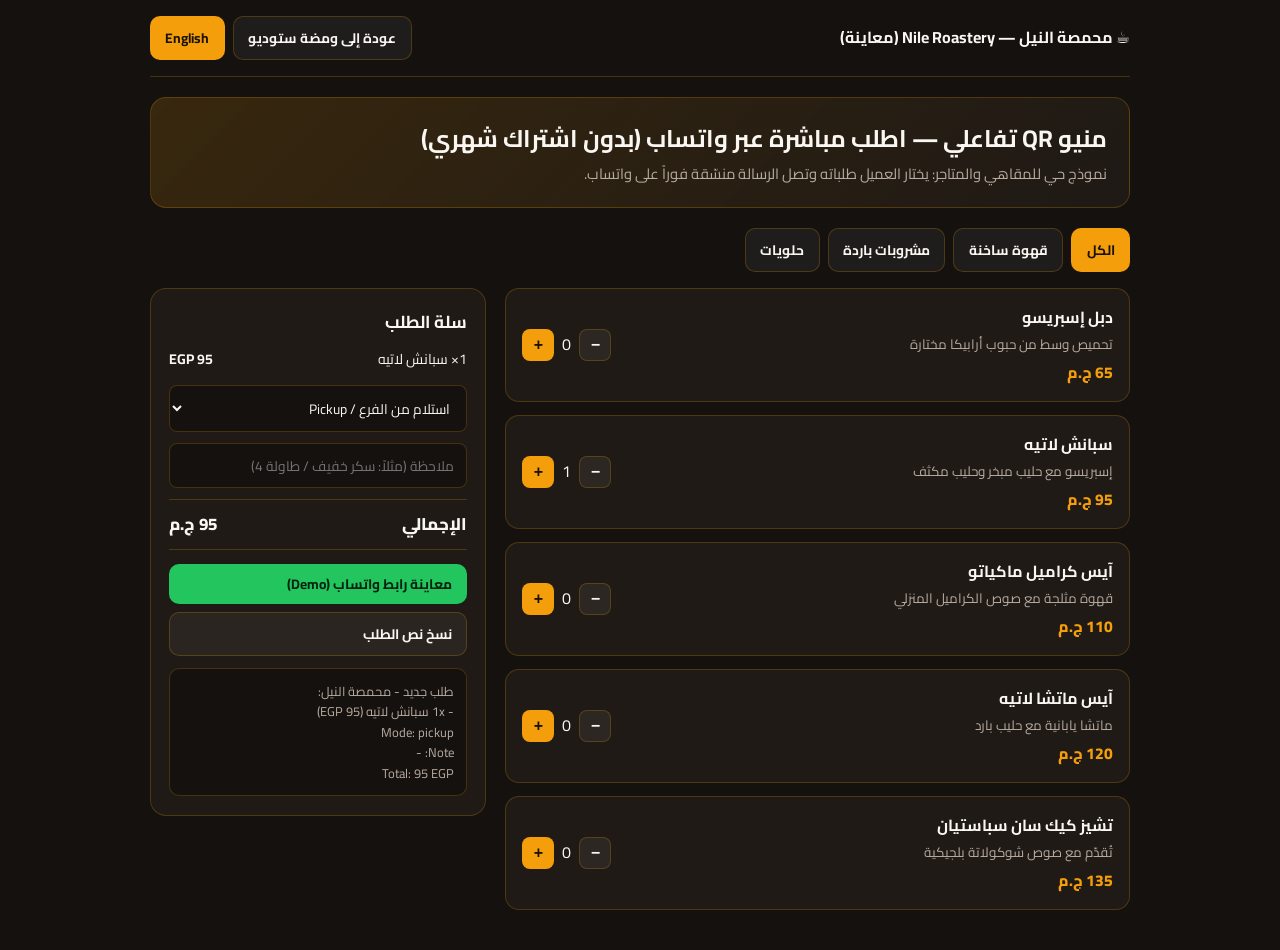
<file: demos/qr-menu.html>
<!DOCTYPE html>
<html lang="ar" dir="rtl">
<head>
  <meta charset="UTF-8" />
  <meta name="viewport" content="width=device-width, initial-scale=1.0" />
  <title>منيو محمصة النيل | Nile Roastery — WhatsApp QR Menu Demo</title>
  <link rel="preconnect" href="https://fonts.googleapis.com" />
  <link rel="preconnect" href="https://fonts.gstatic.com" crossorigin />
  <link href="https://fonts.googleapis.com/css2?family=Cairo:wght@500;700;800&family=Plus+Jakarta+Sans:wght@500;700;800&display=swap" rel="stylesheet" />
  <style>
    :root {
      --bg: #14110f;
      --card: #1f1a16;
      --border: rgba(245, 158, 11, 0.22);
      --text: #faf7f2;
      --muted: #b8aba0;
      --accent: #f59e0b;
      --green: #22c55e;
      --font-ar: 'Cairo', system-ui, sans-serif;
      --font-en: 'Plus Jakarta Sans', system-ui, sans-serif;
    }
    * { box-sizing: border-box; }
    body {
      margin: 0; background: var(--bg); color: var(--text);
      font-family: var(--font-ar); line-height: 1.6;
      padding-block-end: 2.5rem;
    }
    html[lang="en"] body { font-family: var(--font-en); }
    .wrap { width: min(980px, calc(100% - 1.5rem)); margin-inline: auto; }
    .topbar {
      display: flex; justify-content: space-between; align-items: center; gap: 0.75rem;
      padding-block: 1rem; border-block-end: 1px solid var(--border); flex-wrap: wrap;
    }
    .btn {
      border: 1px solid var(--border); background: rgba(255, 255, 255, 0.05);
      color: var(--text); padding: 0.5rem 0.9rem; border-radius: 10px;
      font-family: inherit; font-weight: 700; font-size: 0.86rem; cursor: pointer;
      text-decoration: none; display: inline-flex; align-items: center; gap: 0.4rem;
    }
    .btn-amber { background: var(--accent); color: #191206; border-color: transparent; }
    .btn-wa { background: var(--green); color: #05200e; border-color: transparent; }
    .hero-banner {
      margin-block: 1.25rem; padding: 1.35rem; border-radius: 16px;
      background: linear-gradient(135deg, rgba(245, 158, 11, 0.16), rgba(31, 26, 22, 0.95));
      border: 1px solid var(--border);
    }
    .hero-banner h1 { margin: 0 0 0.25rem; font-size: 1.5rem; }
    .hero-banner p { margin: 0; color: var(--muted); font-size: 0.92rem; }
    .tabs { display: flex; gap: 0.5rem; margin-block: 1rem; flex-wrap: wrap; }
    .tab-btn.active { background: var(--accent); color: #191206; border-color: transparent; }
    .layout { display: grid; grid-template-columns: 1.3fr 0.7fr; gap: 1.2rem; align-items: start; }
    .menu-grid { display: grid; gap: 0.8rem; }
    .item-card {
      background: var(--card); border: 1px solid var(--border); border-radius: 14px;
      padding: 1rem; display: flex; justify-content: space-between; align-items: center; gap: 1rem;
    }
    .item-card h3 { margin: 0 0 0.2rem; font-size: 1rem; }
    .item-card p { margin: 0; color: var(--muted); font-size: 0.84rem; }
    .price { color: var(--accent); font-weight: 800; font-size: 0.98rem; margin-block-start: 0.3rem; }
    .qty-box { display: flex; align-items: center; gap: 0.5rem; flex: none; }
    .qty-btn {
      width: 32px; height: 32px; border-radius: 8px; border: 1px solid var(--border);
      background: rgba(255, 255, 255, 0.06); color: var(--text); font-weight: 800;
      font-size: 1rem; cursor: pointer;
    }
    .qty-btn.add { background: var(--accent); color: #191206; border-color: transparent; }
    .cart-panel {
      background: var(--card); border: 1px solid var(--border); border-radius: 16px;
      padding: 1.15rem; position: sticky; top: 1rem;
    }
    .cart-panel h2 { margin: 0 0 0.8rem; font-size: 1.08rem; }
    .cart-items { display: grid; gap: 0.45rem; margin-block-end: 0.9rem; font-size: 0.88rem; }
    .cart-row { display: flex; justify-content: space-between; color: var(--text); }
    .field {
      width: 100%; padding: 0.55rem 0.75rem; border-radius: 8px;
      border: 1px solid var(--border); background: var(--bg); color: var(--text);
      font-family: inherit; font-size: 0.86rem; margin-block-end: 0.65rem;
    }
    .total-line {
      display: flex; justify-content: space-between; font-weight: 800;
      font-size: 1.06rem; padding-block: 0.7rem; border-block: 1px solid var(--border);
      margin-block-end: 0.85rem;
    }
    .msg-preview {
      background: var(--bg); border: 1px solid var(--border); border-radius: 10px;
      padding: 0.75rem; font-size: 0.8rem; color: var(--muted); white-space: pre-wrap;
      margin-block-start: 0.75rem;
    }
    @media (max-width: 820px) { .layout { grid-template-columns: 1fr; } }
  </style>
</head>
<body>
  <div class="wrap">
    <div class="topbar">
      <strong id="brandTitle">☕ محمصة النيل — Nile Roastery (Demo)</strong>
      <div style="display:flex;gap:0.5rem;flex-wrap:wrap;">
        <a class="btn" href="../index.html" id="backLink">عودة إلى ومضة ستوديو</a>
        <button class="btn btn-amber" id="langBtn" type="button">English</button>
      </div>
    </div>

    <div class="hero-banner">
      <h1 id="heroH1">منيو QR تفاعلي — اطلب مباشرة عبر واتساب (بدون اشتراك شهري)</h1>
      <p id="heroP">نموذج حي لمتاجر الأغذية والمقاهي: يختار العميل طلباته وتصل الرسالة منسّقة فوراً على واتساب المحل.</p>
    </div>

    <div class="tabs" role="tablist">
      <button class="btn tab-btn active" data-cat="all" id="tabAll" type="button">الكل</button>
      <button class="btn tab-btn" data-cat="coffee" id="tabCoffee" type="button">قهوة ساخنة</button>
      <button class="btn tab-btn" data-cat="cold" id="tabCold" type="button">مشروبات باردة</button>
      <button class="btn tab-btn" data-cat="dessert" id="tabDessert" type="button">حلويات</button>
    </div>

    <div class="layout">
      <div id="menuGrid" class="menu-grid"></div>

      <aside class="cart-panel">
        <h2 id="cartTitle">سلة الطلب</h2>
        <div id="cartItems" class="cart-items"></div>

        <select id="modeSelect" class="field">
          <option value="pickup">استلام من الفرع / Pickup</option>
          <option value="delivery">توصيل للمنزل / Delivery</option>
        </select>
        <input id="noteInput" class="field" type="text" placeholder="ملاحظة (مثلاً: سكر خفيف / طاولة 4)" />

        <div class="total-line">
          <span id="totalLbl">الإجمالي</span>
          <span id="totalVal">0 EGP</span>
        </div>

        <div style="display:grid;gap:0.5rem;">
          <a id="waSendBtn" class="btn btn-wa" href="#cartPanel" target="_blank" rel="noopener">معاينة رابط واتساب (Demo)</a>
          <button id="copyOrderBtn" class="btn" type="button">نسخ نص الطلب</button>
        </div>

        <div id="msgPreview" class="msg-preview"></div>
      </aside>
    </div>
  </div>

  <script>
    (function () {
      const items = [
        { id: "esp", cat: "coffee", price: 65, ar: "دبل إسبريسو", arDesc: "تحميص وسط من حبوب أرابيكا مختارة", en: "Double Espresso", enDesc: "Medium-roast single-origin Arabica shot" },
        { id: "lat", cat: "coffee", price: 95, ar: "سبانش لاتيه", arDesc: "إسبريسو مع حليب مبخر وحليب مكثف", en: "Spanish Latte", enDesc: "Rich espresso with steamed and condensed milk" },
        { id: "ice", cat: "cold", price: 110, ar: "آيس كراميل ماكياتو", arDesc: "قهوة مثلجة مع صوص الكراميل المنزلي", en: "Iced Caramel Macchiato", enDesc: "Chilled espresso layered with house caramel" },
        { id: "mat", cat: "cold", price: 120, ar: "آيس ماتشا لاتيه", arDesc: "ماتشا يابانية مع حليب بارد", en: "Iced Matcha Latte", enDesc: "Ceremonial matcha over chilled milk" },
        { id: "che", cat: "dessert", price: 135, ar: "تشيز كيك سان سباستيان", arDesc: "تُقدّم مع صوص شوكولاتة بلجيكية", en: "San Sebastian Cheesecake", enDesc: "Creamy Basque cheesecake with chocolate drizzle" }
      ];

      const cart = { lat: 1 };
      let lang = "ar";
      let activeCat = "all";

      function formatOrderText() {
        const lines = [];
        let total = 0;
        items.forEach((it) => {
          const q = cart[it.id] || 0;
          if (q > 0) {
            const sub = q * it.price;
            total += sub;
            lines.push(`- ${q}x ${lang === "ar" ? it.ar : it.en} (${sub} EGP)`);
          }
        });
        const mode = document.getElementById("modeSelect").value;
        const note = document.getElementById("noteInput").value.trim() || "-";
        if (lines.length === 0) {
          return lang === "ar" ? "السلة فارغة — أضف صنفاً لمعاينة رسالة واتساب." : "Cart empty — add an item to preview WhatsApp message.";
        }
        return (lang === "ar" ? "طلب جديد - محمصة النيل:\n" : "New Order - Nile Roastery:\n") +
          lines.join("\n") +
          `\nMode: ${mode}\nNote: ${note}\nTotal: ${total} EGP`;
      }

      function render() {
        const grid = document.getElementById("menuGrid");
        grid.innerHTML = "";
        items.filter((i) => activeCat === "all" || i.cat === activeCat).forEach((it) => {
          const q = cart[it.id] || 0;
          const card = document.createElement("div");
          card.className = "item-card";
          card.innerHTML = `
            <div>
              <h3>${lang === "ar" ? it.ar : it.en}</h3>
              <p>${lang === "ar" ? it.arDesc : it.enDesc}</p>
              <div class="price">${it.price} ${lang === "ar" ? "ج.م" : "EGP"}</div>
            </div>
            <div class="qty-box">
              <button class="qty-btn" data-act="dec" data-id="${it.id}" type="button" aria-label="Decrease">−</button>
              <span>${q}</span>
              <button class="qty-btn add" data-act="inc" data-id="${it.id}" type="button" aria-label="Increase">+</button>
            </div>
          `;
          grid.appendChild(card);
        });

        const cartEl = document.getElementById("cartItems");
        cartEl.innerHTML = "";
        let total = 0;
        items.forEach((it) => {
          const q = cart[it.id] || 0;
          if (q > 0) {
            total += q * it.price;
            const row = document.createElement("div");
            row.className = "cart-row";
            row.innerHTML = `<span>${q}× ${lang === "ar" ? it.ar : it.en}</span><strong>${q * it.price} EGP</strong>`;
            cartEl.appendChild(row);
          }
        });
        if (total === 0) {
          cartEl.innerHTML = `<span style="color:var(--muted)">${lang === "ar" ? "اختر من المنيو لإضافته للسلة" : "Add items from the menu"}</span>`;
        }
        document.getElementById("totalVal").textContent = `${total} ${lang === "ar" ? "ج.م" : "EGP"}`;

        const text = formatOrderText();
        document.getElementById("msgPreview").textContent = text;
        // Sample wa.me link format with placeholder number 201000000000 for demo safety
        document.getElementById("waSendBtn").href = "https://wa.me/201000000000?text=" + encodeURIComponent(text);
      }

      function applyLang(next) {
        lang = next;
        document.documentElement.lang = lang;
        document.documentElement.dir = lang === "ar" ? "rtl" : "ltr";
        const ar = lang === "ar";
        document.getElementById("brandTitle").textContent = ar ? "☕ محمصة النيل — Nile Roastery (معاينة)" : "☕ Nile Roastery — QR Menu (Demo)";
        document.getElementById("backLink").textContent = ar ? "عودة إلى ومضة ستوديو" : "Back to Wamda Studio";
        document.getElementById("langBtn").textContent = ar ? "English" : "العربية";
        document.getElementById("heroH1").textContent = ar ? "منيو QR تفاعلي — اطلب مباشرة عبر واتساب (بدون اشتراك شهري)" : "Interactive WhatsApp QR Menu — Zero Monthly Fees";
        document.getElementById("heroP").textContent = ar ? "نموذج حي للمقاهي والمتاجر: يختار العميل طلباته وتصل الرسالة منسّقة فوراً على واتساب." : "Live café & local-store catalog: customers build a cart and send formatted orders straight to WhatsApp.";
        document.getElementById("tabAll").textContent = ar ? "الكل" : "All";
        document.getElementById("tabCoffee").textContent = ar ? "قهوة ساخنة" : "Hot Coffee";
        document.getElementById("tabCold").textContent = ar ? "مشروبات باردة" : "Cold Drinks";
        document.getElementById("tabDessert").textContent = ar ? "حلويات" : "Desserts";
        document.getElementById("cartTitle").textContent = ar ? "سلة الطلب" : "Your Order Cart";
        document.getElementById("totalLbl").textContent = ar ? "الإجمالي" : "Total";
        document.getElementById("waSendBtn").textContent = ar ? "معاينة رابط واتساب (Demo)" : "Preview WhatsApp Order Link (Demo)";
        document.getElementById("copyOrderBtn").textContent = ar ? "نسخ نص الطلب" : "Copy Order Summary";
        render();
      }

      document.getElementById("menuGrid").addEventListener("click", (e) => {
        const btn = e.target.closest("button[data-id]");
        if (!btn) return;
        const id = btn.getAttribute("data-id");
        const act = btn.getAttribute("data-act");
        const cur = cart[id] || 0;
        cart[id] = act === "inc" ? cur + 1 : Math.max(0, cur - 1);
        render();
      });

      document.querySelectorAll(".tab-btn").forEach((b) => b.addEventListener("click", () => {
        document.querySelectorAll(".tab-btn").forEach((x) => x.classList.remove("active"));
        b.classList.add("active");
        activeCat = b.getAttribute("data-cat");
        render();
      }));

      document.getElementById("langBtn").addEventListener("click", () => applyLang(lang === "ar" ? "en" : "ar"));
      document.getElementById("modeSelect").addEventListener("change", render);
      document.getElementById("noteInput").addEventListener("input", render);
      document.getElementById("copyOrderBtn").addEventListener("click", () => {
        try { navigator.clipboard.writeText(document.getElementById("msgPreview").textContent); } catch (e) {}
      });

      applyLang("ar");
    })();
  </script>
</body>
</html>
</file>
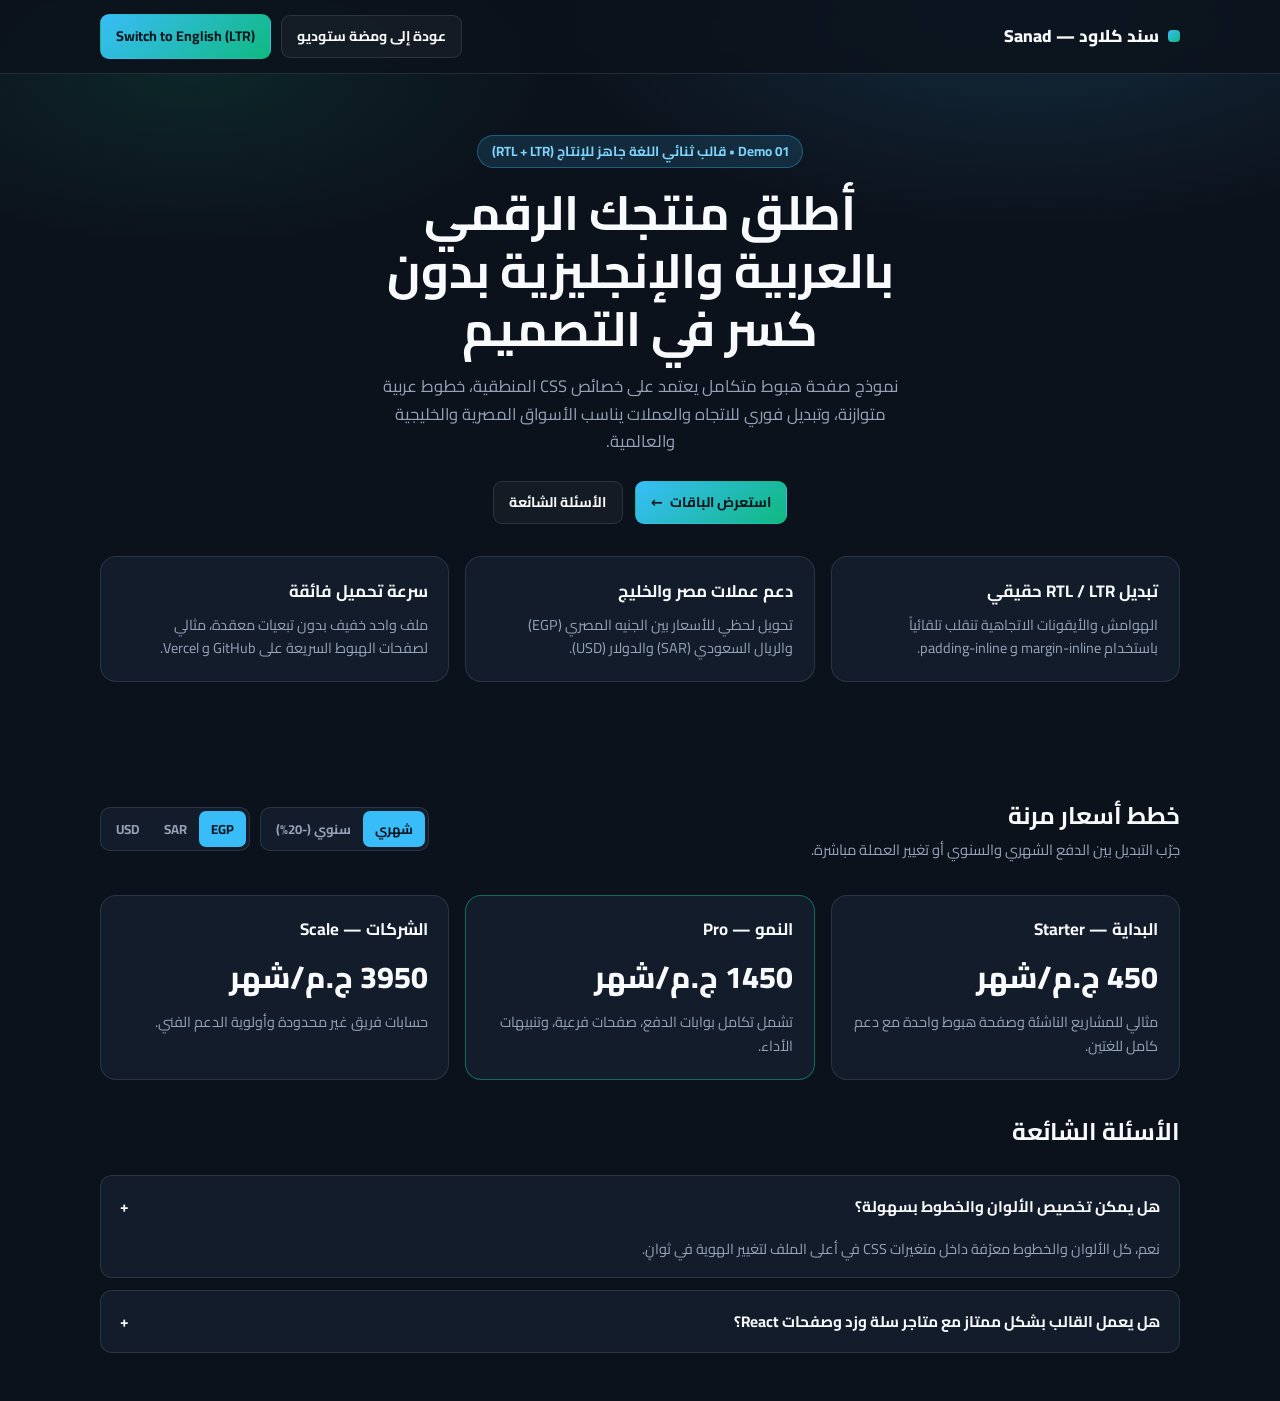
<file: demos/rtl-saas.html>
<!DOCTYPE html>
<html lang="ar" dir="rtl">
<head>
  <meta charset="UTF-8" />
  <meta name="viewport" content="width=device-width, initial-scale=1.0" />
  <title>سند SaaS | Sanad Bilingual RTL + EN Starter Template</title>
  <link rel="preconnect" href="https://fonts.googleapis.com" />
  <link rel="preconnect" href="https://fonts.gstatic.com" crossorigin />
  <link href="https://fonts.googleapis.com/css2?family=Cairo:wght@400;600;700;800&family=Plus+Jakarta+Sans:wght@500;600;700;800&display=swap" rel="stylesheet" />
  <style>
    :root {
      --bg: #0c121c;
      --surface: #131c2b;
      --border: rgba(148, 163, 184, 0.18);
      --text: #f8fafc;
      --muted: #94a3b8;
      --brand: #38bdf8;
      --brand-2: #10b981;
      --font-ar: 'Cairo', system-ui, sans-serif;
      --font-en: 'Plus Jakarta Sans', system-ui, sans-serif;
    }
    * { box-sizing: border-box; }
    body {
      margin: 0;
      background:
        radial-gradient(800px 380px at 80% 0%, rgba(56, 189, 248, 0.15), transparent 60%),
        radial-gradient(650px 320px at 15% 5%, rgba(16, 185, 129, 0.12), transparent 55%),
        var(--bg);
      color: var(--text);
      font-family: var(--font-ar);
      line-height: 1.65;
    }
    html[lang="en"] body { font-family: var(--font-en); }
    .wrap { width: min(1080px, calc(100% - 2rem)); margin-inline: auto; }
    header {
      border-block-end: 1px solid var(--border);
      background: rgba(12, 18, 28, 0.85);
      backdrop-filter: blur(10px);
      position: sticky; top: 0; z-index: 20;
    }
    .nav {
      display: flex; align-items: center; justify-content: space-between;
      gap: 1rem; padding-block: 0.85rem;
    }
    .logo { font-weight: 800; font-size: 1.08rem; display: flex; align-items: center; gap: 0.55rem; }
    .logo-dot {
      width: 12px; height: 12px; border-radius: 4px;
      background: linear-gradient(135deg, var(--brand), var(--brand-2));
    }
    .nav-right { display: flex; align-items: center; gap: 0.6rem; flex-wrap: wrap; }
    .btn {
      border: 1px solid var(--border);
      background: rgba(255, 255, 255, 0.04);
      color: var(--text);
      padding: 0.55rem 0.95rem;
      border-radius: 9px;
      font-family: inherit;
      font-weight: 700;
      font-size: 0.88rem;
      cursor: pointer;
      text-decoration: none;
      display: inline-flex; align-items: center; gap: 0.45rem;
    }
    .btn-primary {
      background: linear-gradient(135deg, var(--brand), var(--brand-2));
      color: #03151d; border-color: transparent;
    }
    .hero { padding-block: 3.8rem 2.6rem; text-align: center; }
    .pill {
      display: inline-block; padding: 0.3rem 0.85rem; border-radius: 999px;
      background: rgba(56, 189, 248, 0.14); border: 1px solid rgba(56, 189, 248, 0.35);
      color: #7dd3fc; font-size: 0.84rem; font-weight: 700; margin-block-end: 1rem;
    }
    h1 { margin: 0 auto 1rem; max-width: 19ch; font-size: clamp(1.9rem, 4vw, 3rem); line-height: 1.2; }
    .lead { margin: 0 auto 1.6rem; max-width: 58ch; color: var(--muted); font-size: 1.04rem; }
    .grid-3 { display: grid; grid-template-columns: repeat(3, minmax(0, 1fr)); gap: 1rem; margin-block: 2rem; }
    .card {
      background: var(--surface); border: 1px solid var(--border); border-radius: 16px;
      padding: 1.3rem; text-align: start;
    }
    .card h3 { margin: 0 0 0.45rem; font-size: 1.05rem; }
    .card p { margin: 0; color: var(--muted); font-size: 0.9rem; }
    .arrow-icon { display: inline-block; transition: transform 0.15s ease; }
    html[dir="rtl"] .arrow-icon { transform: scaleX(-1); }

    /* Pricing Bar */
    .pricing-head {
      display: flex; flex-wrap: wrap; align-items: center; justify-content: space-between;
      gap: 1rem; margin-block: 2.5rem 1.2rem;
    }
    .controls { display: flex; flex-wrap: wrap; gap: 0.6rem; align-items: center; }
    .seg {
      display: inline-flex; padding: 3px; border-radius: 10px;
      background: var(--surface); border: 1px solid var(--border);
    }
    .seg button {
      border: 0; background: transparent; color: var(--muted);
      padding: 0.4rem 0.75rem; border-radius: 7px; font-family: inherit;
      font-weight: 700; font-size: 0.82rem; cursor: pointer;
    }
    .seg button.active { background: var(--brand); color: #03151d; }
    .price-num { font-size: 1.9rem; font-weight: 800; margin-block: 0.5rem; }
    .faq-list { display: grid; gap: 0.75rem; margin-block: 1.5rem 3rem; }
    .faq-item {
      background: var(--surface); border: 1px solid var(--border); border-radius: 12px;
      overflow: hidden;
    }
    .faq-q {
      width: 100%; background: transparent; border: 0; color: var(--text);
      padding: 1rem 1.2rem; font-family: inherit; font-weight: 700; font-size: 0.96rem;
      display: flex; justify-content: space-between; align-items: center; cursor: pointer;
      text-align: start;
    }
    .faq-a { padding: 0 1.2rem 1rem; color: var(--muted); font-size: 0.9rem; display: none; }
    .faq-item.open .faq-a { display: block; }
    @media (max-width: 820px) { .grid-3 { grid-template-columns: 1fr; } }
  </style>
</head>
<body>
  <header>
    <div class="wrap nav">
      <div class="logo">
        <span class="logo-dot"></span>
        <span data-k="brand">سند كلاود — Sanad</span>
      </div>
      <div class="nav-right">
        <a class="btn" href="../index.html" data-k="backStudio">عودة إلى ومضة ستوديو</a>
        <button id="toggleLang" class="btn btn-primary" type="button">Switch to English (LTR)</button>
      </div>
    </div>
  </header>

  <main class="wrap">
    <section class="hero">
      <span class="pill" data-k="pill">Demo 01 • قالب ثنائي اللغة جاهز للإنتاج (RTL + LTR)</span>
      <h1 data-k="h1">أطلق منتجك الرقمي بالعربية والإنجليزية بدون كسر في التصميم</h1>
      <p class="lead" data-k="lead">نموذج صفحة هبوط متكامل يعتمد على خصائص CSS المنطقية، خطوط عربية متوازنة، وتبديل فوري للاتجاه والعملات يناسب الأسواق المصرية والخليجية والعالمية.</p>
      <div style="display:flex;gap:0.75rem;justify-content:center;flex-wrap:wrap;">
        <a href="#pricing" class="btn btn-primary">
          <span data-k="cta1">استعرض الباقات</span>
          <span class="arrow-icon" aria-hidden="true">→</span>
        </a>
        <a href="#faq" class="btn" data-k="cta2">الأسئلة الشائعة</a>
      </div>

      <div class="grid-3">
        <article class="card">
          <h3 data-k="f1t">تبديل RTL / LTR حقيقي</h3>
          <p data-k="f1d">الهوامش والأيقونات الاتجاهية تنقلب تلقائياً باستخدام margin-inline و padding-inline.</p>
        </article>
        <article class="card">
          <h3 data-k="f2t">دعم عملات مصر والخليج</h3>
          <p data-k="f2d">تحويل لحظي للأسعار بين الجنيه المصري (EGP) والريال السعودي (SAR) والدولار (USD).</p>
        </article>
        <article class="card">
          <h3 data-k="f3t">سرعة تحميل فائقة</h3>
          <p data-k="f3d">ملف واحد خفيف بدون تبعيات معقدة، مثالي لصفحات الهبوط السريعة على GitHub و Vercel.</p>
        </article>
      </div>
    </section>

    <section id="pricing">
      <div class="pricing-head">
        <div>
          <h2 style="margin:0;" data-k="pTitle">خطط أسعار مرنة</h2>
          <p style="margin:0.2rem 0 0;color:var(--muted);font-size:0.92rem;" data-k="pSub">جرّب التبديل بين الدفع الشهري والسنوي أو تغيير العملة مباشرة.</p>
        </div>
        <div class="controls">
          <div class="seg" role="group" aria-label="Billing cycle">
            <button type="button" data-cycle="monthly" class="active" data-k="monthly">شهري</button>
            <button type="button" data-cycle="yearly" data-k="yearly">سنوي (-20%)</button>
          </div>
          <div class="seg" role="group" aria-label="Currency">
            <button type="button" data-curr="EGP" class="active">EGP</button>
            <button type="button" data-curr="SAR">SAR</button>
            <button type="button" data-curr="USD">USD</button>
          </div>
        </div>
      </div>

      <div class="grid-3">
        <article class="card">
          <h3 data-k="t1">البداية — Starter</h3>
          <div class="price-num" data-base-usd="9">$9</div>
          <p data-k="t1d">مثالي للمشاريع الناشئة وصفحة هبوط واحدة مع دعم كامل للغتين.</p>
        </article>
        <article class="card" style="border-color:rgba(16,185,129,0.5);">
          <h3 data-k="t2">النمو — Pro</h3>
          <div class="price-num" data-base-usd="29">$29</div>
          <p data-k="t2d">تشمل تكامل بوابات الدفع، صفحات فرعية، وتنبيهات الأداء.</p>
        </article>
        <article class="card">
          <h3 data-k="t3">الشركات — Scale</h3>
          <div class="price-num" data-base-usd="79">$79</div>
          <p data-k="t3d">حسابات فريق غير محدودة وأولوية الدعم الفني.</p>
        </article>
      </div>
    </section>

    <section id="faq">
      <h2 data-k="faqTitle">الأسئلة الشائعة</h2>
      <div class="faq-list">
        <div class="faq-item open">
          <button class="faq-q" type="button">
            <span data-k="q1">هل يمكن تخصيص الألوان والخطوط بسهولة؟</span>
            <span>+</span>
          </button>
          <div class="faq-a" data-k="a1">نعم، كل الألوان والخطوط معرّفة داخل متغيرات CSS في أعلى الملف لتغيير الهوية في ثوانٍ.</div>
        </div>
        <div class="faq-item">
          <button class="faq-q" type="button">
            <span data-k="q2">هل يعمل القالب بشكل ممتاز مع متاجر سلة وزد وصفحات React؟</span>
            <span>+</span>
          </button>
          <div class="faq-a" data-k="a2">بالتأكيد، البنية نظيفة ويمكن تحويلها بسهولة إلى مكونات React / Next.js أو دمجها كصفحة هبوط مستقلة.</div>
        </div>
      </div>
    </section>
  </main>

  <script>
    (function () {
      const copy = {
        ar: {
          brand: "سند كلاود — Sanad",
          backStudio: "عودة إلى ومضة ستوديو",
          toggle: "Switch to English (LTR)",
          pill: "Demo 01 • قالب ثنائي اللغة جاهز للإنتاج (RTL + LTR)",
          h1: "أطلق منتجك الرقمي بالعربية والإنجليزية بدون كسر في التصميم",
          lead: "نموذج صفحة هبوط متكامل يعتمد على خصائص CSS المنطقية، خطوط عربية متوازنة، وتبديل فوري للاتجاه والعملات يناسب الأسواق المصرية والخليجية والعالمية.",
          cta1: "استعرض الباقات",
          cta2: "الأسئلة الشائعة",
          f1t: "تبديل RTL / LTR حقيقي",
          f1d: "الهوامش والأيقونات الاتجاهية تنقلب تلقائياً باستخدام margin-inline و padding-inline.",
          f2t: "دعم عملات مصر والخليج",
          f2d: "تحويل لحظي للأسعار بين الجنيه المصري (EGP) والريال السعودي (SAR) والدولار (USD).",
          f3t: "سرعة تحميل فائقة",
          f3d: "ملف واحد خفيف بدون تبعيات معقدة، مثالي لصفحات الهبوط السريعة على GitHub و Vercel.",
          pTitle: "خطط أسعار مرنة",
          pSub: "جرّب التبديل بين الدفع الشهري والسنوي أو تغيير العملة مباشرة.",
          monthly: "شهري",
          yearly: "سنوي (-20%)",
          t1: "البداية — Starter",
          t1d: "مثالي للمشاريع الناشئة وصفحة هبوط واحدة مع دعم كامل للغتين.",
          t2: "النمو — Pro",
          t2d: "تشمل تكامل بوابات الدفع، صفحات فرعية، وتنبيهات الأداء.",
          t3: "الشركات — Scale",
          t3d: "حسابات فريق غير محدودة وأولوية الدعم الفني.",
          faqTitle: "الأسئلة الشائعة",
          q1: "هل يمكن تخصيص الألوان والخطوط بسهولة؟",
          a1: "نعم، كل الألوان والخطوط معرّفة داخل متغيرات CSS في أعلى الملف لتغيير الهوية في ثوانٍ.",
          q2: "هل يعمل القالب بشكل ممتاز مع متاجر سلة وزد وصفحات React؟",
          a2: "بالتأكيد، البنية نظيفة ويمكن تحويلها بسهولة إلى مكونات React / Next.js أو دمجها كصفحة هبوط مستقلة."
        },
        en: {
          brand: "Sanad Cloud — سند",
          backStudio: "Back to Wamda Studio",
          toggle: "التبديل للعربية (RTL)",
          pill: "Demo 01 • Production-Ready Bilingual Template (RTL + LTR)",
          h1: "Launch Your SaaS in Arabic & English Without Breaking Layout",
          lead: "A complete bilingual landing template powered by CSS logical properties, balanced Cairo/Jakarta typography, and instant direction + currency switching.",
          cta1: "Explore Plans",
          cta2: "Read FAQ",
          f1t: "True RTL / LTR Mirroring",
          f1d: "Spacing and directional icons flip seamlessly using margin-inline and padding-inline.",
          f2t: "Egypt, GCC & Global Currencies",
          f2d: "Instant live pricing toggle across EGP, SAR, and USD.",
          f3t: "Zero-Bloat Performance",
          f3d: "Single lightweight file ready for free deployment on GitHub Pages, Vercel, or Cloudflare.",
          pTitle: "Flexible Pricing",
          pSub: "Test monthly vs. annual billing and multi-currency switching live.",
          monthly: "Monthly",
          yearly: "Yearly (-20%)",
          t1: "Starter",
          t1d: "Ideal for MVPs and single bilingual product landing pages.",
          t2: "Pro",
          t2d: "Includes payment integration sections, subpages, and analytics hooks.",
          t3: "Scale",
          t3d: "Unlimited team seats and priority onboarding.",
          faqTitle: "Frequently Asked Questions",
          q1: "Can colors and fonts be customized quickly?",
          a1: "Yes, every color and font token sits inside CSS variables at the top of the file.",
          q2: "Can this integrate into Next.js, Salla, or Zid storefronts?",
          a2: "Yes—clean semantic HTML/CSS sections adapt straight into React/Next.js components or standalone landing pages."
        }
      };

      const rates = { EGP: { mul: 50, sym: " ج.م", enSym: "EGP " }, SAR: { mul: 3.75, sym: " ر.س", enSym: "SAR " }, USD: { mul: 1, sym: "$", enSym: "$" } };
      let lang = "ar", cycle = "monthly", curr = "EGP";

      function renderPrices() {
        const discount = cycle === "yearly" ? 0.8 : 1;
        const r = rates[curr];
        document.querySelectorAll("[data-base-usd]").forEach((el) => {
          const usd = Number(el.getAttribute("data-base-usd"));
          const val = Math.round(usd * r.mul * discount);
          if (curr === "USD") {
            el.textContent = "$" + val + (lang === "ar" ? "/شهر" : "/mo");
          } else {
            el.textContent = (lang === "ar" ? val + r.sym + "/شهر" : r.enSym + val + "/mo");
          }
        });
      }

      function setLang(next) {
        lang = next;
        document.documentElement.lang = lang;
        document.documentElement.dir = lang === "ar" ? "rtl" : "ltr";
        const dict = copy[lang];
        document.querySelectorAll("[data-k]").forEach((el) => {
          const k = el.getAttribute("data-k");
          if (dict[k]) el.textContent = dict[k];
        });
        document.getElementById("toggleLang").textContent = dict.toggle;
        renderPrices();
      }

      document.getElementById("toggleLang").addEventListener("click", () => setLang(lang === "ar" ? "en" : "ar"));
      document.querySelectorAll("[data-cycle]").forEach((b) => b.addEventListener("click", () => {
        document.querySelectorAll("[data-cycle]").forEach((x) => x.classList.remove("active"));
        b.classList.add("active");
        cycle = b.getAttribute("data-cycle");
        renderPrices();
      }));
      document.querySelectorAll("[data-curr]").forEach((b) => b.addEventListener("click", () => {
        document.querySelectorAll("[data-curr]").forEach((x) => x.classList.remove("active"));
        b.classList.add("active");
        curr = b.getAttribute("data-curr");
        renderPrices();
      }));
      document.querySelectorAll(".faq-q").forEach((btn) => btn.addEventListener("click", () => {
        btn.parentElement.classList.toggle("open");
      }));

      setLang("ar");
    })();
  </script>
</body>
</html>
</file>
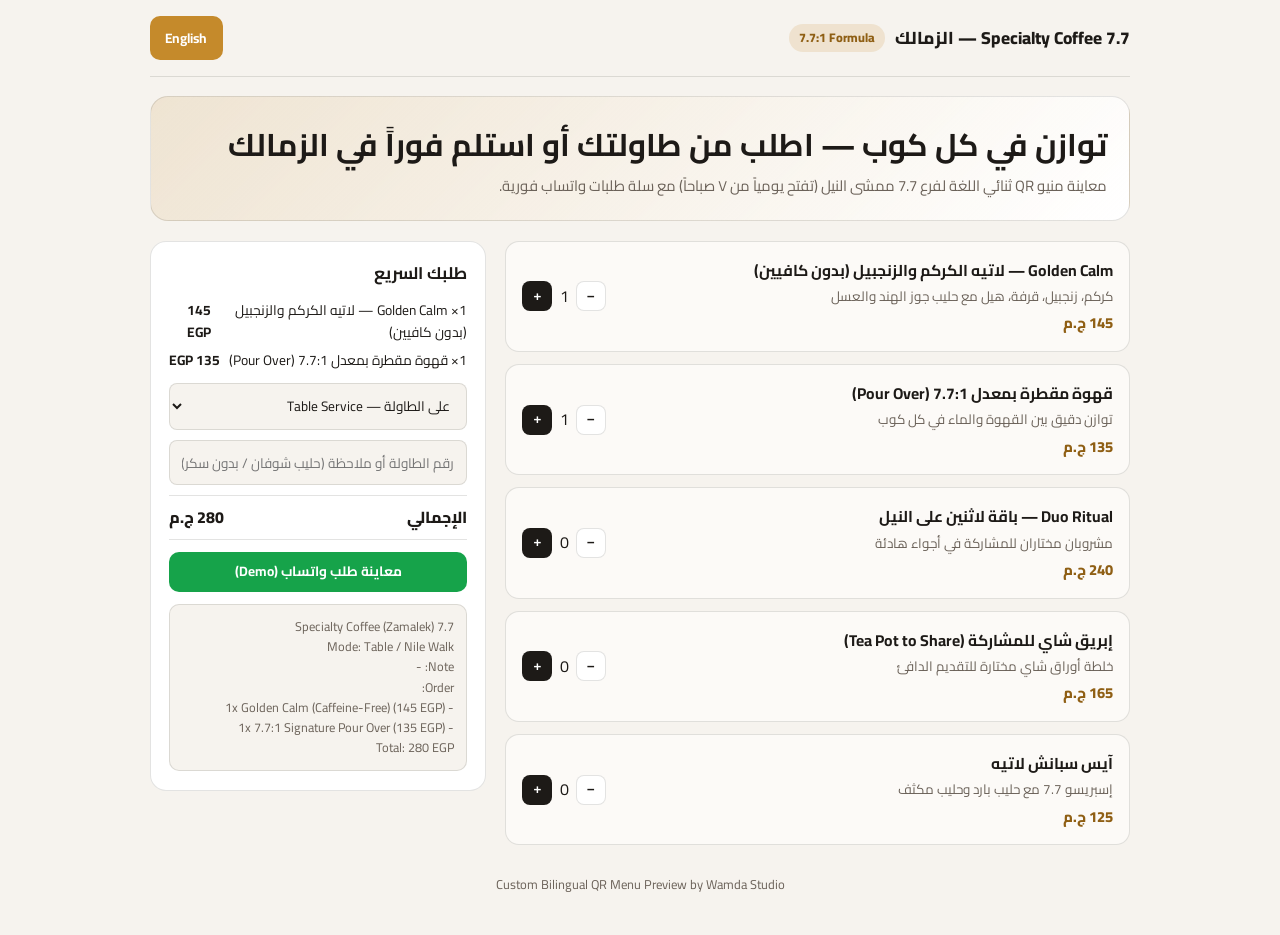
<file: previews/77coffee-menu.html>
<!DOCTYPE html>
<html lang="ar" dir="rtl">
<head>
  <meta charset="UTF-8" />
  <meta name="viewport" content="width=device-width, initial-scale=1.0" />
  <title>7.7 Specialty Coffee — Zamalek QR Menu Preview | Wamda Studio</title>
  <link rel="preconnect" href="https://fonts.googleapis.com" />
  <link rel="preconnect" href="https://fonts.gstatic.com" crossorigin />
  <link href="https://fonts.googleapis.com/css2?family=Cairo:wght@500;700;800&family=Plus+Jakarta+Sans:wght@500;700;800&display=swap" rel="stylesheet" />
  <style>
    :root {
      --bg: #f6f3ee;
      --surface: #ffffff;
      --card: #fcfaf7;
      --border: rgba(29, 26, 23, 0.12);
      --text: #1d1a17;
      --muted: #6b6259;
      --gold: #c58a2b;
      --wa: #16a34a;
      --font-ar: 'Cairo', system-ui, sans-serif;
      --font-en: 'Plus Jakarta Sans', system-ui, sans-serif;
    }
    * { box-sizing: border-box; }
    body {
      margin: 0; background: var(--bg); color: var(--text);
      font-family: var(--font-ar); line-height: 1.6; padding-block-end: 2.5rem;
    }
    html[lang="en"] body { font-family: var(--font-en); }
    .wrap { width: min(980px, calc(100% - 1.5rem)); margin-inline: auto; }
    header {
      display: flex; justify-content: space-between; align-items: center; gap: 0.75rem;
      padding-block: 1rem; border-block-end: 1px solid var(--border); flex-wrap: wrap;
    }
    .brand { display: flex; align-items: center; gap: 0.65rem; font-weight: 800; font-size: 1.08rem; }
    .ratio-pill {
      padding: 0.25rem 0.6rem; border-radius: 999px; background: rgba(197, 138, 43, 0.16);
      color: #8f5f14; font-size: 0.78rem; font-weight: 800;
    }
    .btn {
      border: 1px solid var(--border); background: var(--surface); color: var(--text);
      padding: 0.5rem 0.9rem; border-radius: 10px; font-family: inherit; font-weight: 700;
      font-size: 0.85rem; cursor: pointer; text-decoration: none; display: inline-flex; align-items: center; gap: 0.4rem;
    }
    .btn-gold { background: var(--gold); color: #fff; border-color: transparent; }
    .btn-wa { background: var(--wa); color: #fff; border-color: transparent; justify-content: center; }
    .hero {
      margin-block: 1.2rem; padding: 1.4rem; border-radius: 18px;
      background: linear-gradient(135deg, rgba(197, 138, 43, 0.14), var(--surface));
      border: 1px solid var(--border);
    }
    .hero h1 { margin: 0 0 0.3rem; font-size: clamp(1.35rem, 2.8vw, 1.95rem); }
    .hero p { margin: 0; color: var(--muted); font-size: 0.93rem; }
    .layout { display: grid; grid-template-columns: 1.3fr 0.7fr; gap: 1.2rem; align-items: start; }
    .list { display: grid; gap: 0.75rem; }
    .card {
      background: var(--card); border: 1px solid var(--border); border-radius: 14px;
      padding: 1rem; display: flex; justify-content: space-between; align-items: center; gap: 1rem;
    }
    .card h3 { margin: 0 0 0.2rem; font-size: 0.98rem; }
    .card p { margin: 0; color: var(--muted); font-size: 0.84rem; }
    .price { color: #8f5f14; font-weight: 800; font-size: 0.92rem; margin-block-start: 0.25rem; }
    .qbox { display: flex; align-items: center; gap: 0.45rem; flex: none; }
    .qbtn {
      width: 30px; height: 30px; border-radius: 8px; border: 1px solid var(--border);
      background: var(--surface); color: var(--text); font-weight: 800; cursor: pointer;
    }
    .qbtn.add { background: var(--text); color: #fff; border-color: transparent; }
    .cart {
      background: var(--surface); border: 1px solid var(--border); border-radius: 16px;
      padding: 1.15rem; position: sticky; top: 1rem;
    }
    .field {
      width: 100%; padding: 0.55rem 0.75rem; border-radius: 8px; border: 1px solid var(--border);
      background: var(--bg); color: var(--text); font-family: inherit; font-size: 0.85rem; margin-block-end: 0.6rem;
    }
    .msg {
      background: var(--bg); border: 1px solid var(--border); border-radius: 10px;
      padding: 0.75rem; font-size: 0.79rem; color: var(--muted); white-space: pre-wrap; margin-block-start: 0.75rem;
    }
    footer { margin-block-start: 1.8rem; text-align: center; color: var(--muted); font-size: 0.8rem; }
    @media (max-width: 820px) { .layout { grid-template-columns: 1fr; } .cart { position: static; } }
  </style>
</head>
<body>
  <div class="wrap">
    <header>
      <div class="brand">
        <span>7.7 Specialty Coffee — الزمالك</span>
        <span class="ratio-pill" dir="ltr">7.7:1 Formula</span>
      </div>
      <div style="display:flex;gap:0.5rem;">
        <button id="langBtn" class="btn btn-gold" type="button">English</button>
      </div>
    </header>

    <section class="hero">
      <h1 id="h1">توازن في كل كوب — اطلب من طاولتك أو استلم فوراً في الزمالك</h1>
      <p id="sub">معاينة منيو QR ثنائي اللغة لفرع 7.7 ممشى النيل (تفتح يومياً من ٧ صباحاً) مع سلة طلبات واتساب فورية.</p>
    </section>

    <div class="layout">
      <div id="menuList" class="list"></div>

      <aside class="cart">
        <h2 style="margin:0 0 0.75rem;font-size:1.05rem;" id="cartTitle">طلبك السريع</h2>
        <div id="cartLines" style="display:grid;gap:0.35rem;font-size:0.86rem;margin-block-end:0.75rem;"></div>
        <select id="modeSel" class="field">
          <option value="Table / Nile Walk">على الطاولة — Table Service</option>
          <option value="Quick Pickup">استلام سريع — Quick Pickup</option>
        </select>
        <input id="noteIn" class="field" type="text" placeholder="رقم الطاولة أو ملاحظة (حليب شوفان / بدون سكر)" />
        <div style="display:flex;justify-content:space-between;font-weight:800;padding-block:0.55rem;border-block:1px solid var(--border);margin-block-end:0.75rem;">
          <span id="totLbl">الإجمالي</span>
          <span id="totVal">0 EGP</span>
        </div>
        <a id="waBtn" class="btn btn-wa" style="width:100%;" target="_blank" rel="noopener" href="#cart">معاينة طلب واتساب (Demo)</a>
        <div id="msgBox" class="msg"></div>
      </aside>
    </div>

    <footer>Custom Bilingual QR Menu Preview by Wamda Studio</footer>
  </div>

  <script>
    (function () {
      const items = [
        { id: "gold", price: 145, ar: "Golden Calm — لاتيه الكركم والزنجبيل (بدون كافيين)", arD: "كركم، زنجبيل، قرفة، هيل مع حليب جوز الهند والعسل", en: "Golden Calm (Caffeine-Free)", enD: "Turmeric, ginger, cinnamon, cardamom, coconut milk & honey" },
        { id: "pour", price: 135, ar: "قهوة مقطرة بمعدل 7.7:1 (Pour Over)", arD: "توازن دقيق بين القهوة والماء في كل كوب", en: "7.7:1 Signature Pour Over", enD: "Crafted with precision ratio: 1g coffee × 7.7 water" },
        { id: "duo", price: 240, ar: "Duo Ritual — باقة لاثنين على النيل", arD: "مشروبان مختاران للمشاركة في أجواء هادئة", en: "Duo Ritual — Made for Two", enD: "Two signature cups crafted to share by the Nile" },
        { id: "tea", price: 165, ar: "إبريق شاي للمشاركة (Tea Pot to Share)", arD: "خلطة أوراق شاي مختارة للتقديم الدافئ", en: "Artisan Tea Pot to Share", enD: "Steeped loose-leaf pot for slow Nile conversations" },
        { id: "span", price: 125, ar: "آيس سبانش لاتيه", arD: "إسبريسو 7.7 مع حليب بارد وحليب مكثف", en: "Iced Spanish Latte", enD: "Balanced double shot over chilled milk" }
      ];
      const cart = { gold: 1, pour: 1 };
      let lang = "ar";

      function render() {
        const list = document.getElementById("menuList");
        list.innerHTML = "";
        items.forEach((it) => {
          const q = cart[it.id] || 0;
          const card = document.createElement("div");
          card.className = "card";
          card.innerHTML = `
            <div>
              <h3>${lang === "ar" ? it.ar : it.en}</h3>
              <p>${lang === "ar" ? it.arD : it.enD}</p>
              <div class="price">${it.price} ${lang === "ar" ? "ج.م" : "EGP"}</div>
            </div>
            <div class="qbox">
              <button class="qbtn" data-id="${it.id}" data-act="dec" type="button">−</button>
              <span>${q}</span>
              <button class="qbtn add" data-id="${it.id}" data-act="inc" type="button">+</button>
            </div>
          `;
          list.appendChild(card);
        });

        const cl = document.getElementById("cartLines");
        cl.innerHTML = "";
        let tot = 0;
        const lines = [];
        items.forEach((it) => {
          const q = cart[it.id] || 0;
          if (q > 0) {
            tot += q * it.price;
            lines.push(`- ${q}x ${it.en} (${q * it.price} EGP)`);
            const row = document.createElement("div");
            row.style.cssText = "display:flex;justify-content:space-between;";
            row.innerHTML = `<span>${q}× ${lang === "ar" ? it.ar : it.en}</span><strong>${q * it.price} EGP</strong>`;
            cl.appendChild(row);
          }
        });
        document.getElementById("totVal").textContent = `${tot} ${lang === "ar" ? "ج.م" : "EGP"}`;
        const msg = `7.7 Specialty Coffee (Zamalek)\nMode: ${document.getElementById("modeSel").value}\nNote: ${document.getElementById("noteIn").value || "-"}\nOrder:\n${lines.join("\n") || "Empty"}\nTotal: ${tot} EGP`;
        document.getElementById("msgBox").textContent = msg;
        document.getElementById("waBtn").href = "https://wa.me/201000000000?text=" + encodeURIComponent(msg);
      }

      function applyLang(next) {
        lang = next;
        document.documentElement.lang = lang;
        document.documentElement.dir = lang === "ar" ? "rtl" : "ltr";
        const ar = lang === "ar";
        document.getElementById("langBtn").textContent = ar ? "English" : "العربية";
        document.getElementById("h1").textContent = ar ? "توازن في كل كوب — اطلب من طاولتك أو استلم فوراً في الزمالك" : "Balance In Every Cup — Zamalek Table & Pickup Order";
        document.getElementById("sub").textContent = ar ? "معاينة منيو QR ثنائي اللغة لفرع 7.7 ممشى النيل (تفتح يومياً من ٧ صباحاً) مع سلة طلبات واتساب فورية." : "Bilingual AR/EN Nile Walk Zamalek quick-order menu (open daily from 7 AM) with instant WhatsApp formatting.";
        document.getElementById("cartTitle").textContent = ar ? "طلبك السريع" : "Quick Order";
        document.getElementById("totLbl").textContent = ar ? "الإجمالي" : "Total";
        document.getElementById("waBtn").textContent = ar ? "معاينة طلب واتساب (Demo)" : "Preview WhatsApp Order (Demo)";
        render();
      }

      document.getElementById("menuList").addEventListener("click", (e) => {
        const b = e.target.closest("button[data-act]");
        if (!b) return;
        const id = b.getAttribute("data-id");
        cart[id] = b.getAttribute("data-act") === "inc" ? (cart[id] || 0) + 1 : Math.max(0, (cart[id] || 0) - 1);
        render();
      });
      document.getElementById("modeSel").addEventListener("change", render);
      document.getElementById("noteIn").addEventListener("input", render);
      document.getElementById("langBtn").addEventListener("click", () => applyLang(lang === "ar" ? "en" : "ar"));
      applyLang("ar");
    })();
  </script>
</body>
</html>
</file>
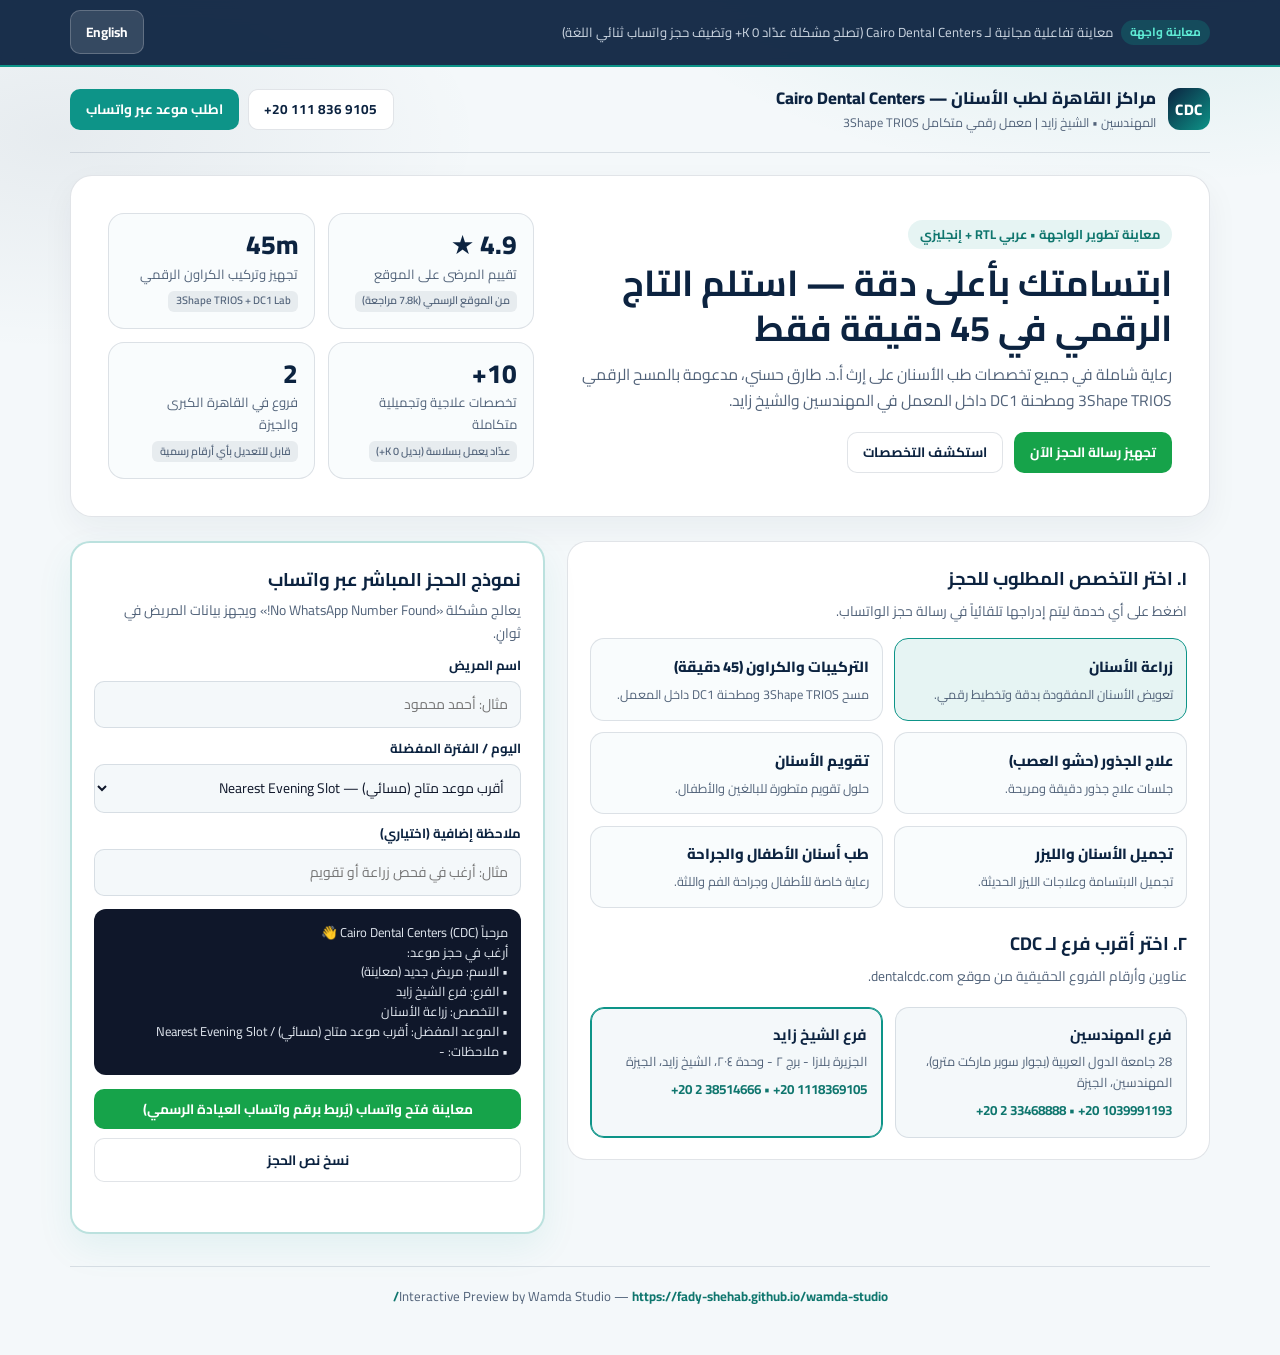
<file: previews/cdc-arabic-book.html>
<!DOCTYPE html>
<html lang="ar" dir="rtl">
<head>
  <meta charset="UTF-8" />
  <meta name="viewport" content="width=device-width, initial-scale=1.0" />
  <title>Cairo Dental Centers (CDC) — Bilingual AR/EN Booking &amp; WhatsApp Preview | Wamda Studio</title>
  <link rel="preconnect" href="https://fonts.googleapis.com" />
  <link rel="preconnect" href="https://fonts.gstatic.com" crossorigin />
  <link href="https://fonts.googleapis.com/css2?family=Cairo:wght@500;600;700;800&family=Plus+Jakarta+Sans:wght@500;600;700;800&display=swap" rel="stylesheet" />
  <style>
    :root {
      --bg: #f4f8fa;
      --surface: #ffffff;
      --card: #f9fcfd;
      --navy: #0c2340;
      --teal: #0d9488;
      --teal-dark: #0f766e;
      --teal-soft: rgba(13, 148, 136, 0.10);
      --wa: #16a34a;
      --text: #0f172a;
      --muted: #52637a;
      --border: rgba(12, 35, 64, 0.12);
      --font-ar: 'Cairo', system-ui, -apple-system, sans-serif;
      --font-en: 'Plus Jakarta Sans', system-ui, -apple-system, sans-serif;
    }
    * { box-sizing: border-box; }
    body {
      margin: 0;
      background:
        radial-gradient(900px 420px at 90% -5%, rgba(13, 148, 136, 0.12), transparent 60%),
        radial-gradient(700px 360px at 5% 10%, rgba(12, 35, 64, 0.06), transparent 60%),
        var(--bg);
      color: var(--text);
      font-family: var(--font-ar);
      line-height: 1.65;
      padding-block-end: 3rem;
    }
    html[lang="en"] body { font-family: var(--font-en); }

    .preview-ribbon {
      position: sticky;
      top: 0;
      z-index: 40;
      background: rgba(12, 35, 64, 0.94);
      color: #f8fafc;
      backdrop-filter: blur(10px);
      border-block-end: 2px solid var(--teal);
      padding: 0.65rem 1rem;
    }
    .ribbon-inner {
      width: min(1140px, 100%);
      margin-inline: auto;
      display: flex;
      flex-wrap: wrap;
      align-items: center;
      justify-content: space-between;
      gap: 0.75rem;
    }
    .ribbon-note {
      font-size: 0.82rem;
      color: #cbd5e1;
      display: flex;
      align-items: center;
      gap: 0.5rem;
      flex-wrap: wrap;
    }
    .pill {
      display: inline-block;
      padding: 0.16rem 0.55rem;
      border-radius: 999px;
      background: rgba(13, 148, 136, 0.28);
      color: #5eead4;
      font-weight: 700;
      font-size: 0.74rem;
    }
    .btn {
      border: 1px solid var(--border);
      background: var(--surface);
      color: var(--navy);
      padding: 0.5rem 0.95rem;
      border-radius: 10px;
      font-family: inherit;
      font-size: 0.85rem;
      font-weight: 700;
      cursor: pointer;
      text-decoration: none;
      display: inline-flex;
      align-items: center;
      justify-content: center;
      gap: 0.45rem;
      transition: transform 0.12s ease, background 0.12s ease;
    }
    .btn:hover { transform: translateY(-1px); }
    .btn-teal { background: var(--teal); color: #fff; border-color: transparent; }
    .btn-teal:hover { background: var(--teal-dark); }
    .btn-wa { background: var(--wa); color: #fff; border-color: transparent; }
    .btn-ribbon { background: rgba(255,255,255,0.12); color: #fff; border-color: rgba(255,255,255,0.22); }

    .wrap { width: min(1140px, calc(100% - 1.5rem)); margin-inline: auto; }

    header.site-nav {
      display: flex;
      align-items: center;
      justify-content: space-between;
      flex-wrap: wrap;
      gap: 1rem;
      padding-block: 1.15rem;
      border-block-end: 1px solid var(--border);
    }
    .brand {
      display: flex;
      align-items: center;
      gap: 0.75rem;
    }
    .logo-mark {
      width: 42px;
      height: 42px;
      border-radius: 12px;
      display: grid;
      place-items: center;
      background: linear-gradient(135deg, var(--navy), var(--teal));
      color: #fff;
      font-weight: 800;
      font-size: 0.95rem;
      letter-spacing: 0.03em;
    }
    .brand-title { font-weight: 800; font-size: 1.05rem; color: var(--navy); }
    .brand-sub { font-size: 0.78rem; color: var(--muted); }

    .hero {
      margin-block-start: 1.4rem;
      background: var(--surface);
      border: 1px solid var(--border);
      border-radius: 22px;
      padding: clamp(1.4rem, 3vw, 2.3rem);
      display: grid;
      grid-template-columns: 1.18fr 0.82fr;
      gap: 1.5rem;
      align-items: center;
      box-shadow: 0 12px 32px rgba(12, 35, 64, 0.05);
    }
    .eyebrow {
      display: inline-flex;
      align-items: center;
      gap: 0.4rem;
      background: var(--teal-soft);
      color: var(--teal-dark);
      padding: 0.25rem 0.75rem;
      border-radius: 999px;
      font-size: 0.8rem;
      font-weight: 700;
      margin-block-end: 0.75rem;
    }
    h1 {
      margin: 0 0 0.7rem;
      font-size: clamp(1.5rem, 3vw, 2.25rem);
      line-height: 1.25;
      color: var(--navy);
    }
    .hero-p { margin: 0 0 1.15rem; color: var(--muted); font-size: 0.98rem; }
    .hero-actions { display: flex; flex-wrap: wrap; gap: 0.65rem; }

    .stats-grid {
      display: grid;
      grid-template-columns: repeat(2, 1fr);
      gap: 0.8rem;
    }
    .stat-card {
      background: var(--card);
      border: 1px solid var(--border);
      border-radius: 16px;
      padding: 1rem;
    }
    .stat-val {
      font-size: 1.65rem;
      font-weight: 800;
      color: var(--navy);
      line-height: 1.15;
    }
    .stat-lbl { font-size: 0.82rem; color: var(--muted); margin-block-start: 0.2rem; }
    .sample-tag {
      display: inline-block;
      margin-block-start: 0.35rem;
      font-size: 0.68rem;
      padding: 0.1rem 0.45rem;
      border-radius: 6px;
      background: rgba(12, 35, 64, 0.07);
      color: var(--muted);
      font-weight: 600;
    }

    .main-grid {
      margin-block-start: 1.5rem;
      display: grid;
      grid-template-columns: 1.15fr 0.85fr;
      gap: 1.4rem;
      align-items: start;
    }
    .panel {
      background: var(--surface);
      border: 1px solid var(--border);
      border-radius: 20px;
      padding: 1.35rem;
    }
    .panel h2 {
      margin: 0 0 0.35rem;
      font-size: 1.15rem;
      color: var(--navy);
    }
    .panel-sub { margin: 0 0 1rem; color: var(--muted); font-size: 0.86rem; }

    .service-grid {
      display: grid;
      grid-template-columns: repeat(auto-fit, minmax(210px, 1fr));
      gap: 0.7rem;
    }
    .svc-btn {
      text-align: start;
      background: var(--card);
      border: 1px solid var(--border);
      border-radius: 14px;
      padding: 0.85rem;
      font-family: inherit;
      cursor: pointer;
      transition: border-color 0.15s ease, background 0.15s ease;
    }
    .svc-btn.active {
      border-color: var(--teal);
      background: var(--teal-soft);
    }
    .svc-title { font-weight: 800; font-size: 0.92rem; color: var(--navy); margin-block-end: 0.2rem; }
    .svc-desc { font-size: 0.79rem; color: var(--muted); }

    .branches {
      margin-block-start: 1.15rem;
      display: grid;
      grid-template-columns: repeat(auto-fit, minmax(230px, 1fr));
      gap: 0.75rem;
    }
    .branch-card {
      background: var(--bg);
      border: 1px solid var(--border);
      border-radius: 14px;
      padding: 0.9rem;
    }
    .branch-card.active {
      border-color: var(--teal);
      box-shadow: inset 0 0 0 1px var(--teal);
    }
    .branch-card h3 { margin: 0 0 0.25rem; font-size: 0.95rem; color: var(--navy); }
    .branch-card p { margin: 0; font-size: 0.8rem; color: var(--muted); }
    .phone-ltr { direction: ltr; unicode-bidi: embed; font-weight: 700; color: var(--teal-dark); display: inline-block; margin-block-start: 0.35rem; font-size: 0.84rem; }

    .drawer {
      background: var(--surface);
      border: 2px solid rgba(13, 148, 136, 0.28);
      border-radius: 20px;
      padding: 1.35rem;
      position: sticky;
      top: 4.5rem;
      box-shadow: 0 14px 36px rgba(13, 148, 136, 0.08);
    }
    label.flbl { display: block; font-size: 0.82rem; font-weight: 700; color: var(--navy); margin-block: 0.65rem 0.28rem; }
    .field {
      width: 100%;
      padding: 0.58rem 0.78rem;
      border-radius: 10px;
      border: 1px solid var(--border);
      background: var(--bg);
      color: var(--text);
      font-family: inherit;
      font-size: 0.87rem;
    }
    .preview-msg {
      margin-block-start: 0.85rem;
      background: #0f172a;
      color: #e2e8f0;
      border-radius: 12px;
      padding: 0.85rem;
      font-size: 0.8rem;
      white-space: pre-wrap;
      line-height: 1.55;
    }
    .drawer-actions {
      display: grid;
      gap: 0.55rem;
      margin-block-start: 0.85rem;
    }
    .status-toast {
      font-size: 0.78rem;
      color: var(--teal-dark);
      font-weight: 700;
      min-height: 1.2rem;
      text-align: center;
    }

    footer {
      margin-block-start: 2rem;
      padding-block-start: 1.2rem;
      border-block-start: 1px solid var(--border);
      text-align: center;
      color: var(--muted);
      font-size: 0.82rem;
    }
    footer a { color: var(--teal-dark); font-weight: 700; text-decoration: none; }

    @media (max-width: 860px) {
      .hero, .main-grid { grid-template-columns: 1fr; }
      .drawer { position: static; }
    }
  </style>
</head>
<body>
  <div class="preview-ribbon">
    <div class="ribbon-inner">
      <div class="ribbon-note">
        <span class="pill" id="ribBadge">UI Preview</span>
        <span id="ribText">معاينة تفاعلية مجانية لـ Cairo Dental Centers (تصلح مشكلة عدّاد 0 K+ وتضيف حجز واتساب ثنائي اللغة)</span>
      </div>
      <div style="display:flex;gap:0.5rem;flex-wrap:wrap;">
        <button id="langBtn" class="btn btn-ribbon" type="button">English</button>
      </div>
    </div>
  </div>

  <div class="wrap">
    <header class="site-nav">
      <div class="brand">
        <div class="logo-mark" dir="ltr">CDC</div>
        <div>
          <div class="brand-title" id="brandName">مراكز القاهرة لطب الأسنان — Cairo Dental Centers</div>
          <div class="brand-sub" id="brandSub">المهندسين • الشيخ زايد | معمل رقمي متكامل 3Shape TRIOS</div>
        </div>
      </div>
      <div style="display:flex;gap:0.55rem;align-items:center;flex-wrap:wrap;">
        <a class="btn" href="tel:+201118369105" dir="ltr">+20 111 836 9105</a>
        <a class="btn btn-teal" href="#waDrawer" id="topBookBtn">اطلب موعد عبر واتساب</a>
      </div>
    </header>

    <section class="hero">
      <div>
        <span class="eyebrow" id="eyebrow">معاينة تطوير الواجهة • عربي RTL + إنجليزي</span>
        <h1 id="heroTitle">ابتسامتك بأعلى دقة — استلم التاج الرقمي في 45 دقيقة فقط</h1>
        <p class="hero-p" id="heroDesc">
          رعاية شاملة في جميع تخصصات طب الأسنان على إرث أ.د. طارق حسني، مدعومة بالمسح الرقمي 3Shape TRIOS ومطحنة DC1 داخل المعمل في المهندسين والشيخ زايد.
        </p>
        <div class="hero-actions">
          <a href="#waDrawer" class="btn btn-wa" id="heroCta">تجهيز رسالة الحجز الآن</a>
          <a href="#servicesSec" class="btn" id="heroSecBtn">استكشف التخصصات</a>
        </div>
      </div>

      <div class="stats-grid" aria-label="Fixed Clinic Counters">
        <div class="stat-card">
          <div class="stat-val" data-target="4.9" data-decimal="1" data-suffix=" ★">0.0 ★</div>
          <div class="stat-lbl" id="st1Lbl">تقييم المرضى على الموقع</div>
          <span class="sample-tag" id="st1Tag">من الموقع الرسمي (7.8k مراجعة)</span>
        </div>
        <div class="stat-card">
          <div class="stat-val" data-target="45" data-suffix="m">0m</div>
          <div class="stat-lbl" id="st2Lbl">تجهيز وتركيب الكراون الرقمي</div>
          <span class="sample-tag" id="st2Tag">3Shape TRIOS + DC1 Lab</span>
        </div>
        <div class="stat-card">
          <div class="stat-val" data-target="10" data-suffix="+">0+</div>
          <div class="stat-lbl" id="st3Lbl">تخصصات علاجية وتجميلية متكاملة</div>
          <span class="sample-tag" id="st3Tag">العدّاد يعمل بدون 0 K+</span>
        </div>
        <div class="stat-card">
          <div class="stat-val" data-target="2" data-suffix="">0</div>
          <div class="stat-lbl" id="st4Lbl">فروع في القاهرة الكبرى والجيزة</div>
          <span class="sample-tag" id="st4Tag">عينة قابلة لتعديل أي أرقام</span>
        </div>
      </div>
    </section>

    <div class="main-grid">
      <div>
        <section class="panel" id="servicesSec">
          <h2 id="svcHead">١. اختر التخصص المطلوب للحجز</h2>
          <p class="panel-sub" id="svcSub">اضغط على أي خدمة ليتم إدراجها تلقائياً في رسالة حجز الواتساب.</p>
          <div id="svcGrid" class="service-grid"></div>

          <h2 style="margin-block-start:1.35rem;" id="brHead">٢. اختر أقرب فرع لـ CDC</h2>
          <p class="panel-sub" id="brSub">عناوين وأرقام الفروع الحقيقية من موقع dentalcdc.com.</p>
          <div id="brGrid" class="branches"></div>
        </section>
      </div>

      <aside class="drawer" id="waDrawer">
        <h2 id="drTitle" style="margin:0 0 0.25rem;font-size:1.15rem;color:var(--navy);">نموذج الحجز المباشر عبر واتساب</h2>
        <p class="panel-sub" id="drSub" style="margin-block-end:0.6rem;">يعالج مشكلة «No WhatsApp Number Found!» ويجهز بيانات المريض في ثوانٍ.</p>

        <label class="flbl" for="patientName" id="lblName">اسم المريض</label>
        <input id="patientName" class="field" type="text" placeholder="مثال: أحمد محمود" />

        <label class="flbl" for="daySelect" id="lblDay">اليوم / الفترة المفضلة</label>
        <select id="daySelect" class="field">
          <option value="أقرب موعد متاح (مسائي) / Nearest Evening Slot">أقرب موعد متاح (مسائي) — Nearest Evening Slot</option>
          <option value="أقرب موعد متاح (صباحي) / Nearest Morning Slot">أقرب موعد متاح (صباحي) — Nearest Morning Slot</option>
          <option value="استشارة طوارئ اليوم / Same-Day Consultation">استشارة عاجلة اليوم — Same-Day Consultation</option>
        </select>

        <label class="flbl" for="noteInput" id="lblNote">ملاحظة إضافية (اختياري)</label>
        <input id="noteInput" class="field" type="text" placeholder="مثال: أرغب في فحص زراعة أو تقويم" />

        <div id="msgBox" class="preview-msg"></div>

        <div class="drawer-actions">
          <a id="waLink" class="btn btn-wa" target="_blank" rel="noopener" href="#waDrawer">فتح معاينة واتساب (اربط رقم واتساب العيادة الرسمي)</a>
          <button id="copyBtn" class="btn" type="button">نسخ نص الحجز</button>
          <div id="copyStatus" class="status-toast"></div>
        </div>
      </aside>
    </div>

    <footer>
      <span id="footText">Interactive Preview by Wamda Studio —</span>
      <a href="https://fady-shehab.github.io/wamda-studio/" target="_blank" rel="noopener">https://fady-shehab.github.io/wamda-studio/</a>
    </footer>
  </div>

  <script>
    (function () {
      const services = [
        { id: "implants", ar: "زراعة الأسنان", arD: "تعويض الأسنان المفقودة بدقة وتخطيط رقمي.", en: "Dental Implants", enD: "Precision digital implant restoration." },
        { id: "crowns", ar: "التركيبات والكراون (45 دقيقة)", arD: "مسح 3Shape TRIOS ومطحنة DC1 داخل المعمل.", en: "45-Min Crowns & Bridges", enD: "In-house 3Shape TRIOS & DC1 digital milling." },
        { id: "endo", ar: "علاج الجذور (حشو العصب)", arD: "جلسات علاج جذور دقيقة ومريحة.", en: "Root Canal Treatments", enD: "Precision painless endodontic care." },
        { id: "ortho", ar: "تقويم الأسنان", arD: "حلول تقويم متطورة للبالغين والأطفال.", en: "Orthodontics", enD: "Alignment plans tailored for your smile." },
        { id: "cosmetic", ar: "تجميل الأسنان والليزر", arD: "تجميل الابتسامة وعلاجات الليزر الحديثة.", en: "Cosmetic & Laser Dentistry", enD: "Aesthetic enhancement with laser precision." },
        { id: "pediatric", ar: "طب أسنان الأطفال والجراحة", arD: "رعاية خاصة للأطفال وجراحة الفم واللثة.", en: "Pediatric & Periodontal Care", enD: "Dedicated child care, gum care & oral surgery." }
      ];

      const branches = [
        {
          id: "mohandeseen",
          ar: "فرع المهندسين",
          en: "Mohandeseen Branch",
          arAddr: "28 جامعة الدول العربية (بجوار سوبر ماركت مترو)، المهندسين، الجيزة",
          enAddr: "28 Gameat Al Deal Al Arabeya (Nearby METRO), Mohandeseen, Giza",
          phones: "+20 2 33468888 • +20 1039991193",
          waDigits: "201039991193"
        },
        {
          id: "zayed",
          ar: "فرع الشيخ زايد",
          en: "Sheikh Zayed Branch",
          arAddr: "الجزيرة بلازا - برج ٢ - وحدة ٢٠٤، الشيخ زايد، الجيزة",
          enAddr: "Gueizra Plaza - Tower 2 - Unit 204, Sheikh Zayed, Giza",
          phones: "+20 2 38514666 • +20 1118369105",
          waDigits: "201118369105"
        }
      ];

      let lang = "ar";
      let selectedService = services[0].id;
      let selectedBranch = branches[1].id;

      function animateCounters() {
        document.querySelectorAll(".stat-val[data-target]").forEach((el) => {
          const target = parseFloat(el.getAttribute("data-target"));
          const dec = parseInt(el.getAttribute("data-decimal") || "0", 10);
          const suffix = el.getAttribute("data-suffix") || "";
          let step = 0;
          const totalSteps = 18;
          const timer = setInterval(() => {
            step++;
            const val = (target * step) / totalSteps;
            el.textContent = (dec > 0 ? val.toFixed(dec) : Math.round(val)) + suffix;
            if (step >= totalSteps) {
              el.textContent = (dec > 0 ? target.toFixed(dec) : target) + suffix;
              clearInterval(timer);
            }
          }, 24);
        });
      }

      function renderCards() {
        const ar = lang === "ar";
        const svcGrid = document.getElementById("svcGrid");
        svcGrid.innerHTML = "";
        services.forEach((s) => {
          const btn = document.createElement("button");
          btn.type = "button";
          btn.className = "svc-btn" + (selectedService === s.id ? " active" : "");
          btn.setAttribute("data-svc", s.id);
          btn.innerHTML = `<div class="svc-title">${ar ? s.ar : s.en}</div><div class="svc-desc">${ar ? s.arD : s.enD}</div>`;
          svcGrid.appendChild(btn);
        });

        const brGrid = document.getElementById("brGrid");
        brGrid.innerHTML = "";
        branches.forEach((b) => {
          const card = document.createElement("div");
          card.className = "branch-card" + (selectedBranch === b.id ? " active" : "");
          card.style.cursor = "pointer";
          card.setAttribute("data-br", b.id);
          card.innerHTML = `
            <h3>${ar ? b.ar : b.en}</h3>
            <p>${ar ? b.arAddr : b.enAddr}</p>
            <span class="phone-ltr" dir="ltr">${b.phones}</span>
          `;
          brGrid.appendChild(card);
        });
      }

      function updateMessage() {
        const ar = lang === "ar";
        const svc = services.find((s) => s.id === selectedService) || services[0];
        const br = branches.find((b) => b.id === selectedBranch) || branches[0];
        const name = (document.getElementById("patientName").value || "").trim() || (ar ? "مريض جديد (معاينة)" : "New Patient (Preview)");
        const slot = document.getElementById("daySelect").value;
        const note = (document.getElementById("noteInput").value || "").trim() || "-";

        const msg = ar
          ? `مرحباً Cairo Dental Centers (CDC) 👋\nأرغب في حجز موعد:\n• الاسم: ${name}\n• الفرع: ${br.ar}\n• التخصص: ${svc.ar}\n• الموعد المفضل: ${slot}\n• ملاحظات: ${note}`
          : `Hello Cairo Dental Centers (CDC) 👋\nI would like to request an appointment:\n• Patient: ${name}\n• Branch: ${br.en}\n• Treatment: ${svc.en}\n• Preferred Slot: ${slot}\n• Notes: ${note}`;

        document.getElementById("msgBox").textContent = msg;
        document.getElementById("waLink").href = `https://wa.me/${br.waDigits}?text=` + encodeURIComponent(msg);
      }

      function applyLang(next) {
        lang = next;
        const ar = lang === "ar";
        document.documentElement.lang = lang;
        document.documentElement.dir = ar ? "rtl" : "ltr";

        document.getElementById("langBtn").textContent = ar ? "English" : "العربية";
        document.getElementById("ribBadge").textContent = ar ? "معاينة واجهة" : "UI Preview";
        document.getElementById("ribText").textContent = ar
          ? "معاينة تفاعلية مجانية لـ Cairo Dental Centers (تصلح مشكلة عدّاد 0 K+ وتضيف حجز واتساب ثنائي اللغة)"
          : "Free interactive UI preview for Cairo Dental Centers (fixes 0 K+ counter & adds bilingual WhatsApp booking)";
        document.getElementById("brandName").textContent = ar
          ? "مراكز القاهرة لطب الأسنان — Cairo Dental Centers"
          : "Cairo Dental Centers (CDC)";
        document.getElementById("brandSub").textContent = ar
          ? "المهندسين • الشيخ زايد | معمل رقمي متكامل 3Shape TRIOS"
          : "Mohandeseen • Sheikh Zayed | In-House 3Shape TRIOS Digital Lab";
        document.getElementById("topBookBtn").textContent = ar ? "اطلب موعد عبر واتساب" : "WhatsApp Booking";
        document.getElementById("eyebrow").textContent = ar ? "معاينة تطوير الواجهة • عربي RTL + إنجليزي" : "Interactive Bilingual Upgrade Preview • AR RTL & EN";
        document.getElementById("heroTitle").textContent = ar
          ? "ابتسامتك بأعلى دقة — استلم التاج الرقمي في 45 دقيقة فقط"
          : "Precision Dental Care — Personalized Digital Crowns in ~45 Minutes";
        document.getElementById("heroDesc").textContent = ar
          ? "رعاية شاملة في جميع تخصصات طب الأسنان على إرث أ.د. طارق حسني، مدعومة بالمسح الرقمي 3Shape TRIOS ومطحنة DC1 داخل المعمل في المهندسين والشيخ زايد."
          : "Comprehensive dentistry inspired by Prof. Dr. Tarek Hosny's legacy, backed by 3Shape TRIOS intraoral scanning and in-house DC1 milling across Mohandeseen & Sheikh Zayed.";
        document.getElementById("heroCta").textContent = ar ? "تجهيز رسالة الحجز الآن" : "Build WhatsApp Request";
        document.getElementById("heroSecBtn").textContent = ar ? "استكشف التخصصات" : "Explore Treatments";

        document.getElementById("st1Lbl").textContent = ar ? "تقييم المرضى على الموقع" : "Patient Rating on Site";
        document.getElementById("st1Tag").textContent = ar ? "من الموقع الرسمي (7.8k مراجعة)" : "Verified from CDC site (7.8k reviews)";
        document.getElementById("st2Lbl").textContent = ar ? "تجهيز وتركيب الكراون الرقمي" : "In-House Digital Crown Turnaround";
        document.getElementById("st2Tag").textContent = "3Shape TRIOS + DC1 Lab";
        document.getElementById("st3Lbl").textContent = ar ? "تخصصات علاجية وتجميلية متكاملة" : "Core Dental & Surgical Specialties";
        document.getElementById("st3Tag").textContent = ar ? "عدّاد يعمل بسلاسة (بديل 0 K+)" : "Working JS counter (fixes 0 K+ glitch)";
        document.getElementById("st4Lbl").textContent = ar ? "فروع في القاهرة الكبرى والجيزة" : "Giza & Cairo Clinic Branches";
        document.getElementById("st4Tag").textContent = ar ? "قابل للتعديل بأي أرقام رسمية" : "Sample / Ready for CDC exact stats";

        document.getElementById("svcHead").textContent = ar ? "١. اختر التخصص المطلوب للحجز" : "1. Select Treatment for Booking";
        document.getElementById("svcSub").textContent = ar ? "اضغط على أي خدمة ليتم إدراجها تلقائياً في رسالة حجز الواتساب." : "Tap any service below to populate your WhatsApp booking request.";
        document.getElementById("brHead").textContent = ar ? "٢. اختر أقرب فرع لـ CDC" : "2. Choose Preferred CDC Branch";
        document.getElementById("brSub").textContent = ar ? "عناوين وأرقام الفروع الحقيقية من موقع dentalcdc.com." : "Real branch locations & contact lines from dentalcdc.com.";

        document.getElementById("drTitle").textContent = ar ? "نموذج الحجز المباشر عبر واتساب" : "Direct WhatsApp Appointment Builder";
        document.getElementById("drSub").textContent = ar
          ? "يعالج مشكلة «No WhatsApp Number Found!» ويجهز بيانات المريض في ثوانٍ."
          : "Replaces broken WhatsApp footer widget with an instant bilingual booking drawer.";
        document.getElementById("lblName").textContent = ar ? "اسم المريض" : "Patient Name";
        document.getElementById("patientName").placeholder = ar ? "مثال: أحمد محمود" : "e.g., Ahmed Mahmoud";
        document.getElementById("lblDay").textContent = ar ? "اليوم / الفترة المفضلة" : "Preferred Slot";
        document.getElementById("lblNote").textContent = ar ? "ملاحظة إضافية (اختياري)" : "Additional Note (optional)";
        document.getElementById("noteInput").placeholder = ar ? "مثال: أرغب في فحص زراعة أو تقويم" : "e.g., Implant consultation or whitening";
        document.getElementById("waLink").textContent = ar
          ? "معاينة فتح واتساب (يُربط برقم واتساب العيادة الرسمي)"
          : "Preview WhatsApp Launch (Connect Clinic WhatsApp Number)";
        document.getElementById("copyBtn").textContent = ar ? "نسخ نص الحجز" : "Copy Booking Message";
        document.getElementById("footText").textContent = "Interactive Preview by Wamda Studio — ";

        renderCards();
        updateMessage();
      }

      document.getElementById("svcGrid").addEventListener("click", (e) => {
        const btn = e.target.closest("button[data-svc]");
        if (!btn) return;
        selectedService = btn.getAttribute("data-svc");
        renderCards();
        updateMessage();
      });

      document.getElementById("brGrid").addEventListener("click", (e) => {
        const card = e.target.closest("[data-br]");
        if (!card) return;
        selectedBranch = card.getAttribute("data-br");
        renderCards();
        updateMessage();
      });

      ["patientName", "noteInput"].forEach((id) => {
        document.getElementById(id).addEventListener("input", updateMessage);
      });
      document.getElementById("daySelect").addEventListener("change", updateMessage);
      document.getElementById("langBtn").addEventListener("click", () => applyLang(lang === "ar" ? "en" : "ar"));

      document.getElementById("copyBtn").addEventListener("click", async () => {
        const txt = document.getElementById("msgBox").textContent;
        const st = document.getElementById("copyStatus");
        try {
          await navigator.clipboard.writeText(txt);
          st.textContent = lang === "ar" ? "تم نسخ رسالة الحجز بنجاح!" : "Booking message copied!";
        } catch {
          st.textContent = lang === "ar" ? "تم تجهيز النص في الصندوق أعلاه" : "Message ready above to copy";
        }
      });

      animateCounters();
      applyLang("ar");
    })();
  </script>
</body>
</html>
</file>
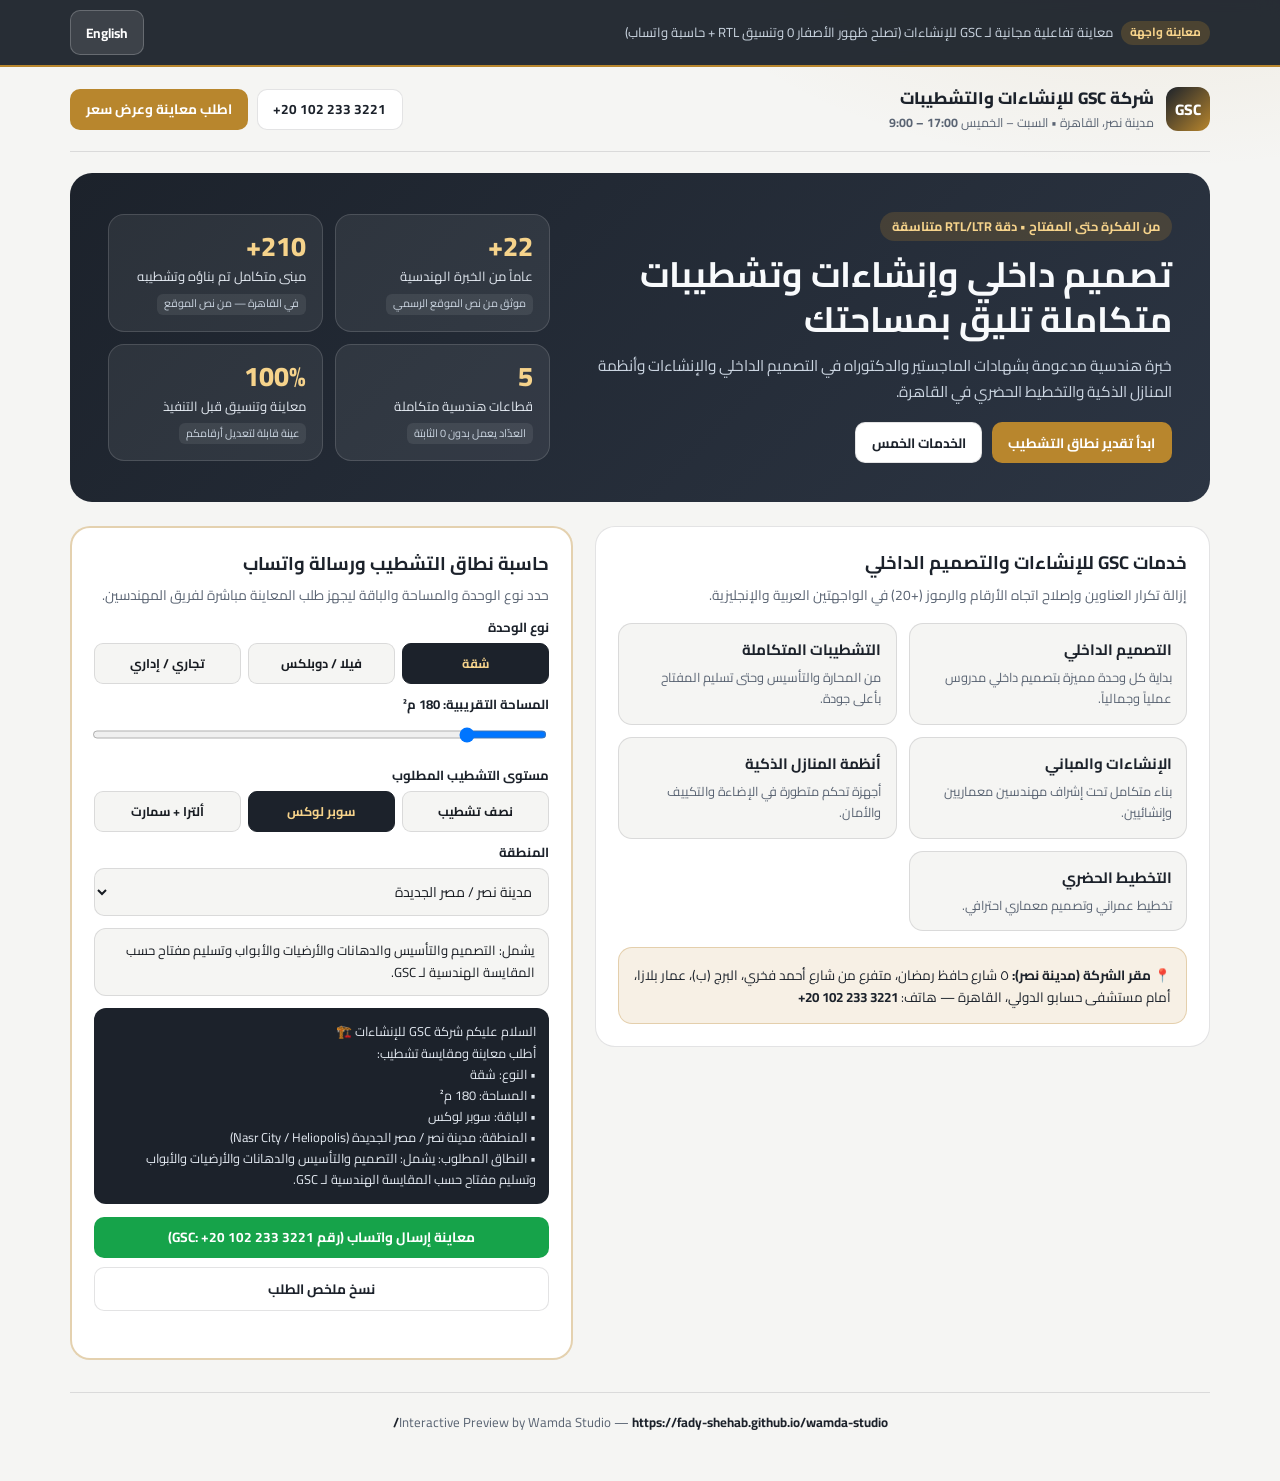
<file: previews/gsc-arabic-fix.html>
<!DOCTYPE html>
<html lang="ar" dir="rtl">
<head>
  <meta charset="UTF-8" />
  <meta name="viewport" content="width=device-width, initial-scale=1.0" />
  <title>GSC للإنشاءات والتشطيبات — معاينة الواجهة وحاسبة عرض السعر | Wamda Studio</title>
  <link rel="preconnect" href="https://fonts.googleapis.com" />
  <link rel="preconnect" href="https://fonts.gstatic.com" crossorigin />
  <link href="https://fonts.googleapis.com/css2?family=Cairo:wght@500;600;700;800&family=Plus+Jakarta+Sans:wght@500;600;700;800&display=swap" rel="stylesheet" />
  <style>
    :root {
      --bg: #f5f5f3;
      --surface: #ffffff;
      --charcoal: #1c222b;
      --slate: #2c3543;
      --gold: #b8862d;
      --gold-soft: rgba(184, 134, 45, 0.12);
      --wa: #16a34a;
      --text: #181c22;
      --muted: #5a6473;
      --border: rgba(24, 28, 34, 0.12);
      --font-ar: 'Cairo', system-ui, -apple-system, sans-serif;
      --font-en: 'Plus Jakarta Sans', system-ui, -apple-system, sans-serif;
    }
    * { box-sizing: border-box; }
    body {
      margin: 0;
      background:
        radial-gradient(850px 420px at 90% -5%, rgba(184, 134, 45, 0.11), transparent 58%),
        var(--bg);
      color: var(--text);
      font-family: var(--font-ar);
      line-height: 1.65;
      padding-block-end: 3rem;
    }
    html[lang="en"] body { font-family: var(--font-en); }

    .preview-ribbon {
      position: sticky;
      top: 0;
      z-index: 40;
      background: rgba(28, 34, 43, 0.95);
      color: #f8fafc;
      backdrop-filter: blur(10px);
      border-block-end: 2px solid var(--gold);
      padding: 0.65rem 1rem;
    }
    .ribbon-inner {
      width: min(1140px, 100%);
      margin-inline: auto;
      display: flex;
      flex-wrap: wrap;
      align-items: center;
      justify-content: space-between;
      gap: 0.75rem;
    }
    .pill {
      display: inline-block;
      padding: 0.15rem 0.55rem;
      border-radius: 999px;
      background: rgba(184, 134, 45, 0.25);
      color: #f6d38b;
      font-weight: 700;
      font-size: 0.74rem;
    }
    .ribbon-note { font-size: 0.82rem; color: #cbd5e1; display: flex; align-items: center; gap: 0.5rem; flex-wrap: wrap; }

    .btn {
      border: 1px solid var(--border);
      background: var(--surface);
      color: var(--charcoal);
      padding: 0.52rem 0.95rem;
      border-radius: 10px;
      font-family: inherit;
      font-size: 0.85rem;
      font-weight: 700;
      cursor: pointer;
      text-decoration: none;
      display: inline-flex;
      align-items: center;
      justify-content: center;
      gap: 0.45rem;
    }
    .btn-gold { background: var(--gold); color: #fff; border-color: transparent; }
    .btn-wa { background: var(--wa); color: #fff; border-color: transparent; }
    .btn-ribbon { background: rgba(255,255,255,0.1); color: #fff; border-color: rgba(255,255,255,0.22); }

    .wrap { width: min(1140px, calc(100% - 1.5rem)); margin-inline: auto; }

    header.nav {
      display: flex;
      justify-content: space-between;
      align-items: center;
      flex-wrap: wrap;
      gap: 0.85rem;
      padding-block: 1.1rem;
      border-block-end: 1px solid var(--border);
    }
    .brand { display: flex; align-items: center; gap: 0.75rem; }
    .mark {
      width: 44px;
      height: 44px;
      border-radius: 12px;
      display: grid;
      place-items: center;
      background: linear-gradient(135deg, var(--charcoal), var(--gold));
      color: #fff;
      font-weight: 800;
      font-size: 0.95rem;
    }
    .brand-title { font-weight: 800; font-size: 1.05rem; color: var(--charcoal); }
    .brand-sub { font-size: 0.78rem; color: var(--muted); }
    .ltr-num { direction: ltr; unicode-bidi: embed; display: inline-block; font-weight: 700; }

    .hero {
      margin-block-start: 1.35rem;
      background: linear-gradient(135deg, var(--charcoal), var(--slate));
      color: #f8fafc;
      border-radius: 22px;
      padding: clamp(1.5rem, 3vw, 2.4rem);
      display: grid;
      grid-template-columns: 1.15fr 0.85fr;
      gap: 1.5rem;
      align-items: center;
    }
    .eyebrow {
      display: inline-block;
      background: rgba(184, 134, 45, 0.22);
      color: #f6d38b;
      padding: 0.24rem 0.75rem;
      border-radius: 999px;
      font-size: 0.8rem;
      font-weight: 700;
      margin-block-end: 0.7rem;
    }
    .hero h1 { margin: 0 0 0.7rem; font-size: clamp(1.45rem, 3vw, 2.2rem); line-height: 1.28; }
    .hero p { margin: 0 0 1.15rem; color: #cbd5e1; font-size: 0.96rem; }

    .stats-grid {
      display: grid;
      grid-template-columns: repeat(2, 1fr);
      gap: 0.75rem;
    }
    .stat-box {
      background: rgba(255, 255, 255, 0.07);
      border: 1px solid rgba(255, 255, 255, 0.14);
      border-radius: 16px;
      padding: 1rem;
    }
    .stat-num { font-size: 1.7rem; font-weight: 800; color: #f6d38b; line-height: 1.15; }
    .stat-lbl { font-size: 0.82rem; color: #e2e8f0; margin-block-start: 0.25rem; }
    .stat-src {
      display: inline-block;
      margin-block-start: 0.35rem;
      font-size: 0.68rem;
      color: #cbd5e1;
      background: rgba(255,255,255,0.08);
      padding: 0.1rem 0.45rem;
      border-radius: 6px;
    }

    .grid-2 {
      margin-block-start: 1.5rem;
      display: grid;
      grid-template-columns: 1.1fr 0.9fr;
      gap: 1.4rem;
      align-items: start;
    }
    .card {
      background: var(--surface);
      border: 1px solid var(--border);
      border-radius: 20px;
      padding: 1.35rem;
    }
    .card h2 { margin: 0 0 0.35rem; font-size: 1.15rem; color: var(--charcoal); }
    .card-sub { margin: 0 0 1rem; font-size: 0.86rem; color: var(--muted); }

    .svc-list {
      display: grid;
      grid-template-columns: repeat(auto-fit, minmax(210px, 1fr));
      gap: 0.75rem;
    }
    .svc-item {
      background: var(--bg);
      border: 1px solid var(--border);
      border-radius: 14px;
      padding: 0.9rem;
    }
    .svc-item h3 { margin: 0 0 0.25rem; font-size: 0.94rem; color: var(--charcoal); }
    .svc-item p { margin: 0; font-size: 0.8rem; color: var(--muted); }

    .info-strip {
      margin-block-start: 1rem;
      padding: 0.95rem;
      border-radius: 14px;
      background: var(--gold-soft);
      border: 1px solid rgba(184, 134, 45, 0.3);
      font-size: 0.84rem;
      color: var(--charcoal);
    }

    .est-box {
      background: var(--surface);
      border: 2px solid rgba(184, 134, 45, 0.38);
      border-radius: 20px;
      padding: 1.35rem;
      position: sticky;
      top: 4.5rem;
    }
    label.flbl { display: block; font-size: 0.82rem; font-weight: 700; color: var(--charcoal); margin-block: 0.65rem 0.28rem; }
    .field {
      width: 100%;
      padding: 0.56rem 0.78rem;
      border-radius: 10px;
      border: 1px solid var(--border);
      background: var(--bg);
      color: var(--text);
      font-family: inherit;
      font-size: 0.87rem;
    }
    .seg {
      display: grid;
      grid-template-columns: repeat(3, 1fr);
      gap: 0.45rem;
    }
    .seg button {
      border: 1px solid var(--border);
      background: var(--bg);
      color: var(--text);
      padding: 0.5rem 0.4rem;
      border-radius: 9px;
      font-family: inherit;
      font-size: 0.79rem;
      font-weight: 700;
      cursor: pointer;
    }
    .seg button.active {
      background: var(--charcoal);
      color: #f6d38b;
      border-color: var(--charcoal);
    }
    .scope-pill {
      margin-block-start: 0.75rem;
      background: var(--bg);
      border: 1px solid var(--border);
      border-radius: 12px;
      padding: 0.7rem 0.85rem;
      font-size: 0.82rem;
    }
    .msg-box {
      margin-block-start: 0.75rem;
      background: var(--charcoal);
      color: #e2e8f0;
      border-radius: 12px;
      padding: 0.85rem;
      font-size: 0.8rem;
      white-space: pre-wrap;
    }
    .toast { font-size: 0.78rem; color: var(--gold); font-weight: 700; text-align: center; min-height: 1.15rem; margin-block-start: 0.4rem; }

    footer {
      margin-block-start: 2rem;
      padding-block-start: 1.2rem;
      border-block-start: 1px solid var(--border);
      text-align: center;
      font-size: 0.82rem;
      color: var(--muted);
    }
    footer a { color: var(--charcoal); font-weight: 700; text-decoration: none; }

    @media (max-width: 860px) {
      .hero, .grid-2 { grid-template-columns: 1fr; }
      .est-box { position: static; }
    }
  </style>
</head>
<body>
  <div class="preview-ribbon">
    <div class="ribbon-inner">
      <div class="ribbon-note">
        <span class="pill" id="ribBadge">معاينة واجهة</span>
        <span id="ribText">معاينة تفاعلية مجانية لـ GSC للإنشاءات (تصلح ظهور الأصفار 0 وتنسيق RTL + حاسبة واتساب)</span>
      </div>
      <div style="display:flex;gap:0.5rem;">
        <button id="langBtn" class="btn btn-ribbon" type="button">English</button>
      </div>
    </div>
  </div>

  <div class="wrap">
    <header class="nav">
      <div class="brand">
        <div class="mark" dir="ltr">GSC</div>
        <div>
          <div class="brand-title" id="brandName">شركة GSC للإنشاءات والتشطيبات</div>
          <div class="brand-sub" id="brandSub">مدينة نصر، القاهرة • السبت – الخميس <span class="ltr-num" dir="ltr">9:00 – 17:00</span></div>
        </div>
      </div>
      <div style="display:flex;gap:0.55rem;align-items:center;flex-wrap:wrap;">
        <a class="btn" href="tel:+201022333221"><span class="ltr-num" dir="ltr">+20 102 233 3221</span></a>
        <a class="btn btn-gold" href="#quoteCard" id="topCta">اطلب معاينة وعرض سعر</a>
      </div>
    </header>

    <section class="hero">
      <div>
        <span class="eyebrow" id="eyebrow">من الفكرة حتى المفتاح • دقة RTL/LTR متناسقة</span>
        <h1 id="heroTitle">تصميم داخلي وإنشاءات وتشطيبات متكاملة تليق بمساحتك</h1>
        <p id="heroDesc">
          خبرة هندسية مدعومة بشهادات الماجستير والدكتوراه في التصميم الداخلي والإنشاءات وأنظمة المنازل الذكية والتخطيط الحضري في القاهرة.
        </p>
        <div style="display:flex;gap:0.65rem;flex-wrap:wrap;">
          <a href="#quoteCard" class="btn btn-gold" id="heroCta">ابدأ تقدير نطاق التشطيب</a>
          <a href="#servicesCard" class="btn" id="heroSecBtn">الخدمات الخمس</a>
        </div>
      </div>

      <div class="stats-grid">
        <div class="stat-box">
          <div class="stat-num" data-target="22" data-suffix="+">0+</div>
          <div class="stat-lbl" id="st1Lbl">عاماً من الخبرة الهندسية</div>
          <span class="stat-src" id="st1Src">موثق من نص الموقع الرسمي</span>
        </div>
        <div class="stat-box">
          <div class="stat-num" data-target="210" data-suffix="+">0+</div>
          <div class="stat-lbl" id="st2Lbl">مبنى متكامل تم بناؤه وتشطيبه</div>
          <span class="stat-src" id="st2Src">في القاهرة — من نص الموقع</span>
        </div>
        <div class="stat-box">
          <div class="stat-num" data-target="5" data-suffix="">0</div>
          <div class="stat-lbl" id="st3Lbl">قطاعات هندسية متكاملة</div>
          <span class="stat-src" id="st3Src">العدّاد يعمل بدون 0 الثابتة</span>
        </div>
        <div class="stat-box">
          <div class="stat-num" data-target="100" data-suffix="%">0%</div>
          <div class="stat-lbl" id="st4Lbl">معاينة وتنسيق قبل التنفيذ</div>
          <span class="sample-src stat-src" id="st4Src">عينة قابلة لتعديل أرقامكم</span>
        </div>
      </div>
    </section>

    <div class="grid-2">
      <div class="card" id="servicesCard">
        <h2 id="svcHead">خدمات GSC للإنشاءات والتصميم الداخلي</h2>
        <p class="card-sub" id="svcSub">إزالة تكرار العناوين وإصلاح اتجاه الأرقام والرموز (+20) في الواجهتين العربية والإنجليزية.</p>
        <div id="svcList" class="svc-list"></div>

        <div class="info-strip" id="addrBox">
          <strong>📍 مقر الشركة (مدينة نصر):</strong> ٥ شارع حافظ رمضان، متفرع من شارع أحمد فخري، البرج (ب)، عمار بلازا، أمام مستشفى حسابو الدولي، القاهرة — هاتف: <span class="ltr-num" dir="ltr">+20 102 233 3221</span>
        </div>
      </div>

      <aside class="est-box" id="quoteCard">
        <h2 id="estHead" style="margin:0 0 0.25rem;font-size:1.15rem;color:var(--charcoal);">حاسبة نطاق التشطيب ورسالة واتساب</h2>
        <p class="card-sub" id="estSub" style="margin-block-end:0.65rem;">حدد نوع الوحدة والمساحة والباقة ليجهز طلب المعاينة مباشرة لفريق المهندسين.</p>

        <label class="flbl" id="lblType">نوع الوحدة</label>
        <div class="seg" id="typeSeg">
          <button type="button" data-type="Apartment" class="active">شقة</button>
          <button type="button" data-type="Villa">فيلا / دوبلكس</button>
          <button type="button" data-type="Commercial">تجاري / إداري</button>
        </div>

        <label class="flbl" for="areaInput" id="lblArea">المساحة التقريبية: <strong id="areaVal">180</strong> م²</label>
        <input id="areaInput" class="field" type="range" min="60" max="800" step="10" value="180" style="padding:0.2rem 0;" />

        <label class="flbl" id="lblTier">مستوى التشطيب المطلوب</label>
        <div class="seg" id="tierSeg">
          <button type="button" data-tier="Semi">نصف تشطيب</button>
          <button type="button" data-tier="Super Lux" class="active">سوبر لوكس</button>
          <button type="button" data-tier="Ultra Lux + Smart">ألترا + سمارت</button>
        </div>

        <label class="flbl" for="distSelect" id="lblDist">المنطقة</label>
        <select id="distSelect" class="field">
          <option value="مدينة نصر / مصر الجديدة (Nasr City / Heliopolis)">مدينة نصر / مصر الجديدة</option>
          <option value="التجمع الخامس / القاهرة الجديدة (New Cairo)">التجمع الخامس / القاهرة الجديدة</option>
          <option value="الشيخ زايد / 6 أكتوبر (Sheikh Zayed / 6th Oct)">الشيخ زايد / 6 أكتوبر</option>
          <option value="المعادي / وسط القاهرة (Maadi / Cairo)">المعادي / القاهرة</option>
        </select>

        <div id="scopeSummary" class="scope-pill"></div>
        <div id="msgBox" class="msg-box"></div>

        <div style="display:grid;gap:0.55rem;margin-block-start:0.8rem;">
          <a id="waBtn" class="btn btn-wa" target="_blank" rel="noopener" href="#quoteCard">إرسال الطلب عبر واتساب (معاينة على رقم GSC)</a>
          <button id="copyBtn" class="btn" type="button">نسخ ملخص الطلب</button>
        </div>
        <div id="toast" class="toast"></div>
      </aside>
    </div>

    <footer>
      <span id="footText">Interactive Preview by Wamda Studio —</span>
      <a href="https://fady-shehab.github.io/wamda-studio/" target="_blank" rel="noopener">https://fady-shehab.github.io/wamda-studio/</a>
    </footer>
  </div>

  <script>
    (function () {
      const svcs = [
        { ar: "التصميم الداخلي", arD: "بداية كل وحدة مميزة بتصميم داخلي مدروس عملياً وجمالياً.", en: "Interior Design", enD: "Distinct residential & commercial interiors built on clear function." },
        { ar: "التشطيبات المتكاملة", arD: "من المحارة والتأسيس وحتى تسليم المفتاح بأعلى جودة.", en: "Turnkey Finishing", enD: "Complete finishing from first concept to final handover." },
        { ar: "الإنشاءات والمباني", arD: "بناء متكامل تحت إشراف مهندسين معماريين وإنشائيين.", en: "Construction", enD: "Full structural construction supervised by experienced engineers." },
        { ar: "أنظمة المنازل الذكية", arD: "أجهزة تحكم متطورة في الإضاءة والتكييف والأمان.", en: "Smart Home Systems", enD: "Integrated smart lighting, climate & home automation." },
        { ar: "التخطيط الحضري", arD: "تخطيط عمراني وتصميم معماري احترافي.", en: "Urban Planning", enD: "Architectural & urban planning to international standards." }
      ];

      let lang = "ar";
      let unitType = "Apartment";
      let tier = "Super Lux";

      function animateStats() {
        document.querySelectorAll(".stat-num[data-target]").forEach((el) => {
          const t = parseInt(el.getAttribute("data-target"), 10);
          const suf = el.getAttribute("data-suffix") || "";
          let step = 0;
          const total = 20;
          const id = setInterval(() => {
            step++;
            el.textContent = Math.round((t * step) / total) + suf;
            if (step >= total) {
              el.textContent = t + suf;
              clearInterval(id);
            }
          }, 25);
        });
      }

      function renderSvcs() {
        const ar = lang === "ar";
        const host = document.getElementById("svcList");
        host.innerHTML = "";
        svcs.forEach((s) => {
          const d = document.createElement("div");
          d.className = "svc-item";
          d.innerHTML = `<h3>${ar ? s.ar : s.en}</h3><p>${ar ? s.arD : s.enD}</p>`;
          host.appendChild(d);
        });
      }

      function updateQuote() {
        const ar = lang === "ar";
        const area = parseInt(document.getElementById("areaInput").value, 10) || 180;
        document.getElementById("areaVal").textContent = area;
        const dist = document.getElementById("distSelect").value;

        const scopeAr = tier === "Ultra Lux + Smart"
          ? "يشمل: التصميم 3D + تأسيس كامل + خامات فاخرة + تأسيس سمارت هوم (يُحدَّد السعر النهائي بعد المعاينة المجانية)."
          : tier === "Super Lux"
            ? "يشمل: التصميم والتأسيس والدهانات والأرضيات والأبواب وتسليم مفتاح حسب المقايسة الهندسية لـ GSC."
            : "يشمل: أعمال المباني والكهرباء والسباكة والمحارة والألوميتال التأسيسية.";
        const scopeEn = tier === "Ultra Lux + Smart"
          ? "Includes: 3D concept + MEP rough-in + premium finishes + Smart Home automation (exact BOQ priced after engineer visit)."
          : tier === "Super Lux"
            ? "Includes: full turnkey finishing, carpentry, porcelain/flooring & engineering supervision per GSC BOQ."
            : "Includes: structural partitions, electrical/plumbing rough-in, plastering & window frames.";

        document.getElementById("scopeSummary").textContent = ar ? scopeAr : scopeEn;

        const typeLabel = ar
          ? ({ Apartment: "شقة", Villa: "فيلا / دوبلكس", Commercial: "وحدة تجارية / إدارية" }[unitType] || unitType)
          : unitType;
        const tierLabel = ar
          ? ({ Semi: "نصف تشطيب", "Super Lux": "سوبر لوكس", "Ultra Lux + Smart": "ألترا لوكس + سمارت هوم" }[tier] || tier)
          : tier;

        const msg = ar
          ? `السلام عليكم شركة GSC للإنشاءات 🏗️\nأطلب معاينة ومقايسة تشطيب:\n• النوع: ${typeLabel}\n• المساحة: ${area} م²\n• الباقة: ${tierLabel}\n• المنطقة: ${dist}\n• النطاق المطلوب: ${scopeAr}`
          : `Hello GSC Construction Team 🏗️\nRequesting an engineering visit & finishing quote:\n• Unit: ${typeLabel}\n• Area: ${area} sqm\n• Tier: ${tierLabel}\n• Area/District: ${dist}\n• Scope: ${scopeEn}`;

        document.getElementById("msgBox").textContent = msg;
        document.getElementById("waBtn").href = "https://wa.me/201022333221?text=" + encodeURIComponent(msg);
      }

      function applyLang(next) {
        lang = next;
        const ar = lang === "ar";
        document.documentElement.lang = lang;
        document.documentElement.dir = ar ? "rtl" : "ltr";

        document.getElementById("langBtn").textContent = ar ? "English" : "العربية";
        document.getElementById("ribBadge").textContent = ar ? "معاينة واجهة" : "UI Preview";
        document.getElementById("ribText").textContent = ar
          ? "معاينة تفاعلية مجانية لـ GSC للإنشاءات (تصلح ظهور الأصفار 0 وتنسيق RTL + حاسبة واتساب)"
          : "Free interactive preview for GSC Construction (fixes homepage 0 stats, RTL alignment + WhatsApp quote builder)";
        document.getElementById("brandName").textContent = ar ? "شركة GSC للإنشاءات والتشطيبات" : "GSC Construction & Interior Design";
        document.getElementById("brandSub").innerHTML = ar
          ? `مدينة نصر، القاهرة • السبت – الخميس <span class="ltr-num" dir="ltr">9:00 – 17:00</span>`
          : `Nasr City, Cairo • Sat – Thu <span class="ltr-num" dir="ltr">9:00 – 17:00</span>`;
        document.getElementById("topCta").textContent = ar ? "اطلب معاينة وعرض سعر" : "Request Visit & Quote";
        document.getElementById("eyebrow").textContent = ar ? "من الفكرة حتى المفتاح • دقة RTL/LTR متناسقة" : "Turnkey Execution • Clean Symmetric RTL & LTR";
        document.getElementById("heroTitle").textContent = ar
          ? "تصميم داخلي وإنشاءات وتشطيبات متكاملة تليق بمساحتك"
          : "Architectural Beauty, Construction & Turnkey Finishing in Cairo";
        document.getElementById("heroDesc").textContent = ar
          ? "خبرة هندسية مدعومة بشهادات الماجستير والدكتوراه في التصميم الداخلي والإنشاءات وأنظمة المنازل الذكية والتخطيط الحضري في القاهرة."
          : "Academic and practical engineering expertise across interior design, construction, smart homes, and urban planning across Greater Cairo.";
        document.getElementById("heroCta").textContent = ar ? "ابدأ تقدير نطاق التشطيب" : "Estimate Finishing Scope";
        document.getElementById("heroSecBtn").textContent = ar ? "الخدمات الخمس" : "Our 5 Core Services";

        document.getElementById("st1Lbl").textContent = ar ? "عاماً من الخبرة الهندسية" : "Years of Engineering Experience";
        document.getElementById("st1Src").textContent = ar ? "موثق من نص الموقع الرسمي" : "Verified from GSC website copy";
        document.getElementById("st2Lbl").textContent = ar ? "مبنى متكامل تم بناؤه وتشطيبه" : "Buildings Built & Finished in Cairo";
        document.getElementById("st2Src").textContent = ar ? "في القاهرة — من نص الموقع" : "Verified from GSC website copy";
        document.getElementById("st3Lbl").textContent = ar ? "قطاعات هندسية متكاملة" : "Core Engineering Disciplines";
        document.getElementById("st3Src").textContent = ar ? "العدّاد يعمل بدون 0 الثابتة" : "Live JS counter (fixes 0 glitch)";
        document.getElementById("st4Lbl").textContent = ar ? "معاينة وتنسيق قبل التنفيذ" : "BOQ Transparency Before Start";
        document.getElementById("st4Src").textContent = ar ? "عينة قابلة لتعديل أرقامكم" : "Sample / Ready for GSC metrics";

        document.getElementById("svcHead").textContent = ar ? "خدمات GSC للإنشاءات والتصميم الداخلي" : "GSC Construction & Finishing Services";
        document.getElementById("svcSub").textContent = ar
          ? "إزالة تكرار العناوين وإصلاح اتجاه الأرقام والرموز (+20) في الواجهتين العربية والإنجليزية."
          : "Fixes mirrored RTL phone signs (+20), duplicate CTA labels, and responsive spacing.";
        document.getElementById("addrBox").innerHTML = ar
          ? `<strong>📍 مقر الشركة (مدينة نصر):</strong> ٥ شارع حافظ رمضان، متفرع من شارع أحمد فخري، البرج (ب)، عمار بلازا، أمام مستشفى حسابو الدولي، القاهرة — هاتف: <span class="ltr-num" dir="ltr">+20 102 233 3221</span>`
          : `<strong>📍 Cairo HQ (Nasr City):</strong> 5 Hafez Ramadan St., off Ahmed Fakhry St., Tower B, Ammar Plaza (front of Hassabo Int'l Hospital), Cairo — Tel: <span class="ltr-num" dir="ltr">+20 102 233 3221</span>`;

        document.getElementById("estHead").textContent = ar ? "حاسبة نطاق التشطيب ورسالة واتساب" : "Finishing Scope Estimator & WhatsApp Brief";
        document.getElementById("estSub").textContent = ar
          ? "حدد نوع الوحدة والمساحة والباقة ليجهز طلب المعاينة مباشرة لفريق المهندسين."
          : "Pick unit type, area, and tier to format a ready WhatsApp engineering inquiry.";
        document.getElementById("lblType").textContent = ar ? "نوع الوحدة" : "Unit Type";
        document.getElementById("lblArea").innerHTML = ar
          ? `المساحة التقريبية: <strong id="areaVal">${document.getElementById("areaInput").value}</strong> م²`
          : `Approx. Area: <strong id="areaVal">${document.getElementById("areaInput").value}</strong> sqm`;
        document.getElementById("lblTier").textContent = ar ? "مستوى التشطيب المطلوب" : "Finishing Tier";
        document.getElementById("lblDist").textContent = ar ? "المنطقة" : "District";
        document.getElementById("waBtn").textContent = ar
          ? "معاينة إرسال واتساب (رقم GSC: +20 102 233 3221)"
          : "Preview WhatsApp Brief (+20 102 233 3221 Demo)";
        document.getElementById("copyBtn").textContent = ar ? "نسخ ملخص الطلب" : "Copy Brief";

        const typeButtons = document.querySelectorAll("#typeSeg button");
        const typeNames = ar ? ["شقة", "فيلا / دوبلكس", "تجاري / إداري"] : ["Apartment", "Villa / Duplex", "Commercial"];
        typeButtons.forEach((b, idx) => { b.textContent = typeNames[idx]; });

        const tierButtons = document.querySelectorAll("#tierSeg button");
        const tierNames = ar ? ["نصف تشطيب", "سوبر لوكس", "ألترا + سمارت"] : ["Semi-Finished", "Super Lux", "Ultra + Smart"];
        tierButtons.forEach((b, idx) => { b.textContent = tierNames[idx]; });

        renderSvcs();
        updateQuote();
      }

      document.getElementById("typeSeg").addEventListener("click", (e) => {
        const b = e.target.closest("button[data-type]");
        if (!b) return;
        unitType = b.getAttribute("data-type");
        document.querySelectorAll("#typeSeg button").forEach((x) => x.classList.toggle("active", x === b));
        updateQuote();
      });
      document.getElementById("tierSeg").addEventListener("click", (e) => {
        const b = e.target.closest("button[data-tier]");
        if (!b) return;
        tier = b.getAttribute("data-tier");
        document.querySelectorAll("#tierSeg button").forEach((x) => x.classList.toggle("active", x === b));
        updateQuote();
      });
      document.getElementById("areaInput").addEventListener("input", updateQuote);
      document.getElementById("distSelect").addEventListener("change", updateQuote);
      document.getElementById("langBtn").addEventListener("click", () => applyLang(lang === "ar" ? "en" : "ar"));
      document.getElementById("copyBtn").addEventListener("click", async () => {
        const t = document.getElementById("toast");
        try {
          await navigator.clipboard.writeText(document.getElementById("msgBox").textContent);
          t.textContent = lang === "ar" ? "تم نسخ ملخص الطلب بنجاح!" : "Brief copied to clipboard!";
        } catch {
          t.textContent = lang === "ar" ? "الملخص جاهز أعلاه" : "Brief ready above";
        }
      });

      animateStats();
      applyLang("ar");
    })();
  </script>
</body>
</html>
</file>
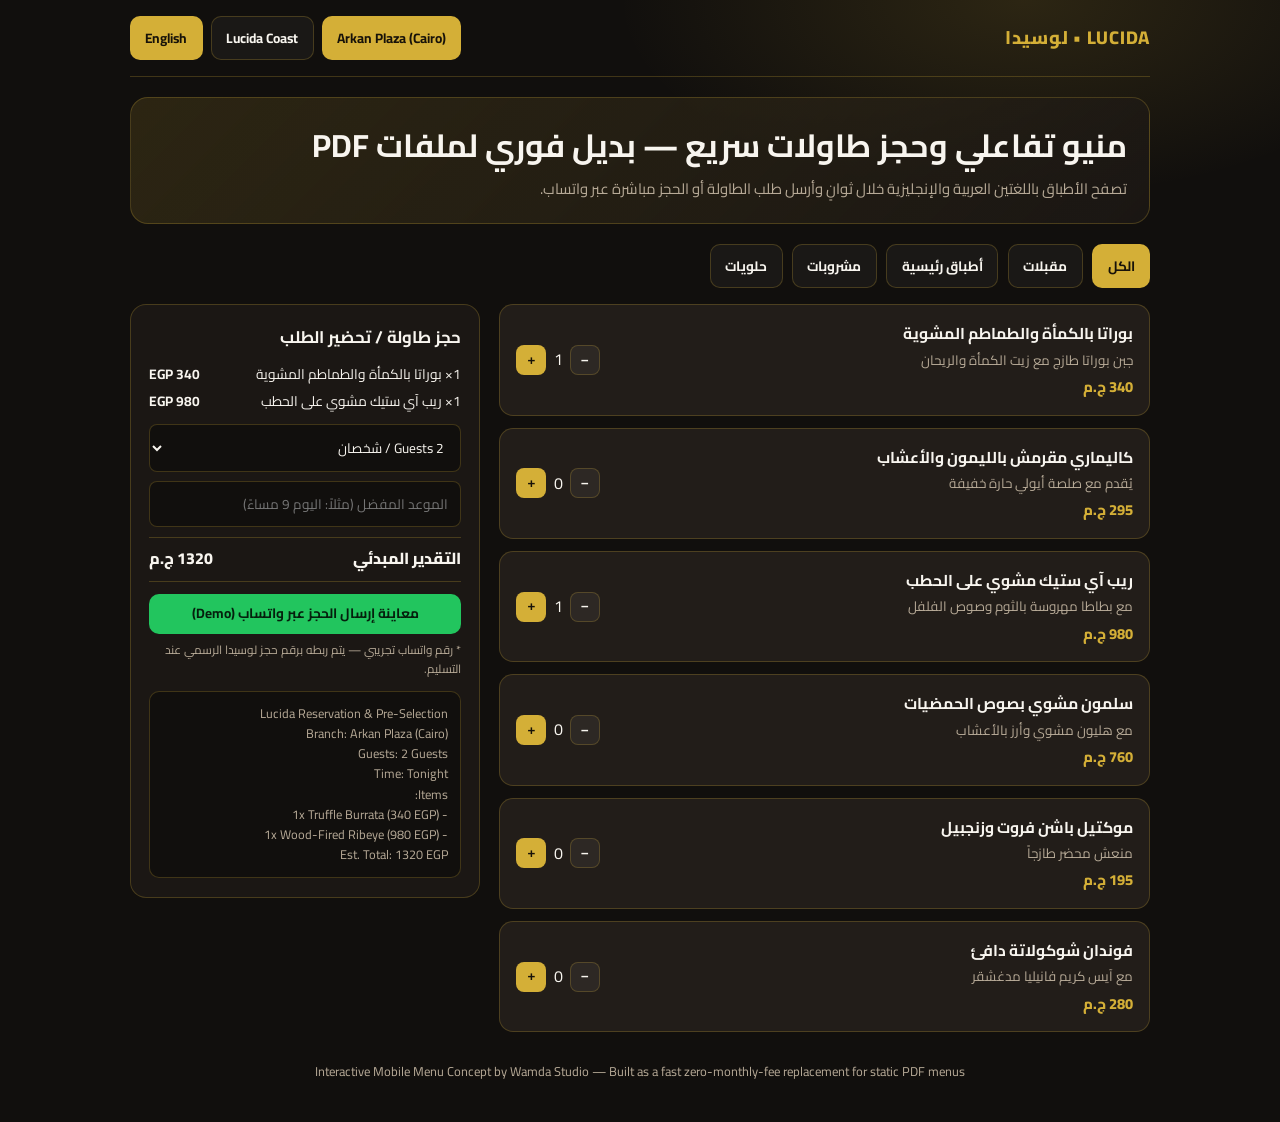
<file: previews/lucida-menu.html>
<!DOCTYPE html>
<html lang="ar" dir="rtl">
<head>
  <meta charset="UTF-8" />
  <meta name="viewport" content="width=device-width, initial-scale=1.0" />
  <title>Lucida Cairo &amp; Coast — Bilingual Mobile Menu Preview | Wamda Studio</title>
  <link rel="preconnect" href="https://fonts.googleapis.com" />
  <link rel="preconnect" href="https://fonts.gstatic.com" crossorigin />
  <link href="https://fonts.googleapis.com/css2?family=Cairo:wght@500;700;800&family=Plus+Jakarta+Sans:wght@500;700;800&display=swap" rel="stylesheet" />
  <style>
    :root {
      --bg: #110f0d;
      --surface: #1b1714;
      --card: #221d19;
      --border: rgba(212, 175, 55, 0.24);
      --text: #f8f5ef;
      --muted: #b7aa97;
      --gold: #d4af37;
      --green: #22c55e;
      --font-ar: 'Cairo', system-ui, sans-serif;
      --font-en: 'Plus Jakarta Sans', system-ui, sans-serif;
    }
    * { box-sizing: border-box; }
    body {
      margin: 0;
      background:
        radial-gradient(700px 340px at 80% 0%, rgba(212, 175, 55, 0.14), transparent 58%),
        var(--bg);
      color: var(--text);
      font-family: var(--font-ar);
      line-height: 1.6;
      padding-block-end: 2.5rem;
    }
    html[lang="en"] body { font-family: var(--font-en); }
    .wrap { width: min(1020px, calc(100% - 1.5rem)); margin-inline: auto; }
    header {
      border-block-end: 1px solid var(--border);
      padding-block: 1rem;
      display: flex; flex-wrap: wrap; justify-content: space-between; align-items: center; gap: 0.75rem;
    }
    .logo { font-weight: 800; font-size: 1.15rem; letter-spacing: 0.04em; color: var(--gold); }
    .btn {
      border: 1px solid var(--border);
      background: rgba(255, 255, 255, 0.04);
      color: var(--text);
      padding: 0.5rem 0.9rem;
      border-radius: 10px;
      font-family: inherit; font-weight: 700; font-size: 0.85rem;
      cursor: pointer; text-decoration: none; display: inline-flex; align-items: center; gap: 0.4rem;
    }
    .btn-gold { background: var(--gold); color: #171209; border-color: transparent; }
    .btn-wa { background: var(--green); color: #051f0d; border-color: transparent; justify-content: center; }
    .hero {
      margin-block: 1.25rem;
      padding: 1.4rem;
      border-radius: 18px;
      background: linear-gradient(135deg, rgba(212, 175, 55, 0.14), rgba(27, 23, 20, 0.96));
      border: 1px solid var(--border);
    }
    .hero h1 { margin: 0 0 0.35rem; font-size: clamp(1.35rem, 2.8vw, 2rem); }
    .hero p { margin: 0; color: var(--muted); font-size: 0.93rem; }
    .row-controls { display: flex; flex-wrap: wrap; gap: 0.6rem; margin-block: 1rem; }
    .pill-btn.active { background: var(--gold); color: #171209; border-color: transparent; }
    .grid { display: grid; grid-template-columns: 1.3fr 0.7fr; gap: 1.2rem; align-items: start; }
    .menu-list { display: grid; gap: 0.75rem; }
    .dish {
      background: var(--card); border: 1px solid var(--border); border-radius: 14px;
      padding: 1rem; display: flex; justify-content: space-between; align-items: center; gap: 1rem;
    }
    .dish h3 { margin: 0 0 0.2rem; font-size: 0.98rem; }
    .dish p { margin: 0; color: var(--muted); font-size: 0.84rem; }
    .dish-price { color: var(--gold); font-weight: 800; font-size: 0.92rem; margin-block-start: 0.25rem; }
    .qty-box { display: flex; align-items: center; gap: 0.45rem; flex: none; }
    .qbtn {
      width: 30px; height: 30px; border-radius: 8px; border: 1px solid var(--border);
      background: rgba(255, 255, 255, 0.05); color: var(--text); font-weight: 800; cursor: pointer;
    }
    .qbtn.add { background: var(--gold); color: #171209; border-color: transparent; }
    .panel {
      background: var(--surface); border: 1px solid var(--border); border-radius: 16px;
      padding: 1.15rem; position: sticky; top: 1rem;
    }
    .field {
      width: 100%; padding: 0.55rem 0.75rem; border-radius: 8px;
      border: 1px solid var(--border); background: var(--bg); color: var(--text);
      font-family: inherit; font-size: 0.85rem; margin-block-end: 0.6rem;
    }
    .msg-box {
      background: var(--bg); border: 1px solid var(--border); border-radius: 10px;
      padding: 0.75rem; font-size: 0.79rem; color: var(--muted); white-space: pre-wrap; margin-block-start: 0.75rem;
    }
    footer { margin-block-start: 1.8rem; text-align: center; color: var(--muted); font-size: 0.8rem; }
    @media (max-width: 820px) { .grid { grid-template-columns: 1fr; } .panel { position: static; } }
  </style>
</head>
<body>
  <div class="wrap">
    <header>
      <div class="logo">LUCIDA • لوسيدا</div>
      <div style="display:flex;gap:0.5rem;flex-wrap:wrap;">
        <button class="btn pill-btn active" data-br="Arkan Plaza (Cairo)" id="brCairo" type="button">Arkan Plaza (Cairo)</button>
        <button class="btn pill-btn" data-br="North Coast" id="brCoast" type="button">Lucida Coast</button>
        <button class="btn btn-gold" id="langBtn" type="button">English</button>
      </div>
    </header>

    <section class="hero">
      <h1 id="hTitle">منيو تفاعلي وحجز طاولات سريع — بديل فوري لملفات PDF</h1>
      <p id="hSub">تصفح الأطباق باللغتين العربية والإنجليزية خلال ثوانٍ وأرسل طلب الطاولة أو الحجز مباشرة عبر واتساب.</p>
    </section>

    <div class="row-controls">
      <button class="btn pill-btn active" data-cat="all" id="cAll" type="button">الكل</button>
      <button class="btn pill-btn" data-cat="starters" id="cStart" type="button">مقبلات</button>
      <button class="btn pill-btn" data-cat="mains" id="cMain" type="button">أطباق رئيسية</button>
      <button class="btn pill-btn" data-cat="drinks" id="cDrink" type="button">مشروبات</button>
      <button class="btn pill-btn" data-cat="desserts" id="cDes" type="button">حلويات</button>
    </div>

    <div class="grid">
      <div id="menuList" class="menu-list"></div>

      <aside class="panel">
        <h2 style="margin:0 0 0.75rem;font-size:1.05rem;" id="panelTitle">حجز طاولة / تحضير الطلب</h2>
        <div id="cartItems" style="display:grid;gap:0.35rem;font-size:0.86rem;margin-block-end:0.75rem;"></div>
        <select id="guestsSel" class="field">
          <option value="2 Guests">2 Guests / شخصان</option>
          <option value="4 Guests">4 Guests / ٤ أشخاص</option>
          <option value="6+ Guests">6+ Guests / ٦+ أشخاص</option>
        </select>
        <input id="timeInput" class="field" type="text" placeholder="الموعد المفضل (مثلاً: اليوم 9 مساءً)" />
        <div style="display:flex;justify-content:space-between;font-weight:800;padding-block:0.55rem;border-block:1px solid var(--border);margin-block-end:0.75rem;">
          <span id="totLbl">التقدير المبدئي</span>
          <span id="totVal">0 EGP</span>
        </div>
        <a id="waLink" class="btn btn-wa" style="width:100%;" target="_blank" rel="noopener" href="#panel">معاينة رسالة الحجز (Demo)</a>
        <div id="demoNote" style="font-size:0.74rem;color:var(--muted);margin-block-start:0.45rem;"></div>
        <div id="msgBox" class="msg-box"></div>
      </aside>
    </div>

    <footer>
      Interactive Mobile Menu Concept by Wamda Studio — Built as a fast zero-monthly-fee replacement for static PDF menus
    </footer>
  </div>

  <script>
    (function () {
      const dishes = [
        { id: "truf", cat: "starters", price: 340, ar: "بوراتا بالكمأة والطماطم المشوية", arD: "جبن بوراتا طازج مع زيت الكمأة والريحان", en: "Truffle Burrata", enD: "Fresh burrata, roasted heirloom cherry tomatoes, basil oil" },
        { id: "cal", cat: "starters", price: 295, ar: "كاليماري مقرمش بالليمون والأعشاب", arD: "يُقدم مع صلصة أيولي حارة خفيفة", en: "Crispy Calamari", enD: "Served with charred lemon and chili herb aioli" },
        { id: "rib", cat: "mains", price: 980, ar: "ريب آي ستيك مشوي على الحطب", arD: "مع بطاطا مهروسة بالثوم وصوص الفلفل", en: "Wood-Fired Ribeye", enD: "Truffle mash, roasted garlic jus" },
        { id: "sal", cat: "mains", price: 760, ar: "سلمون مشوي بصوص الحمضيات", arD: "مع هليون مشوي وأرز بالأعشاب", en: "Citrus Glazed Salmon", enD: "Charred asparagus and herb risotto" },
        { id: "pas", cat: "drinks", price: 195, ar: "موكتيل باشن فروت وزنجبيل", arD: "منعش محضر طازجاً", en: "Passion Ginger Cooler", enD: "Fresh passion fruit, ginger beer, mint" },
        { id: "fon", cat: "desserts", price: 280, ar: "فوندان شوكولاتة دافئ", arD: "مع آيس كريم فانيليا مدغشقر", en: "Warm Chocolate Fondant", enD: "With Madagascar vanilla bean gelato" }
      ];
      const cart = { truf: 1, rib: 1 };
      let lang = "ar", cat = "all", branch = "Arkan Plaza (Cairo)";

      function render() {
        const list = document.getElementById("menuList");
        list.innerHTML = "";
        dishes.filter((d) => cat === "all" || d.cat === cat).forEach((d) => {
          const q = cart[d.id] || 0;
          const el = document.createElement("div");
          el.className = "dish";
          el.innerHTML = `
            <div>
              <h3>${lang === "ar" ? d.ar : d.en}</h3>
              <p>${lang === "ar" ? d.arD : d.enD}</p>
              <div class="dish-price">${d.price} ${lang === "ar" ? "ج.م" : "EGP"}</div>
            </div>
            <div class="qty-box">
              <button class="qbtn" data-id="${d.id}" data-act="dec" type="button">−</button>
              <span>${q}</span>
              <button class="qbtn add" data-id="${d.id}" data-act="inc" type="button">+</button>
            </div>
          `;
          list.appendChild(el);
        });

        const cEl = document.getElementById("cartItems");
        cEl.innerHTML = "";
        let tot = 0;
        const lines = [];
        dishes.forEach((d) => {
          const q = cart[d.id] || 0;
          if (q > 0) {
            tot += q * d.price;
            lines.push(`- ${q}x ${d.en} (${q * d.price} EGP)`);
            const r = document.createElement("div");
            r.style.cssText = "display:flex;justify-content:space-between;";
            r.innerHTML = `<span>${q}× ${lang === "ar" ? d.ar : d.en}</span><strong>${q * d.price} EGP</strong>`;
            cEl.appendChild(r);
          }
        });
        document.getElementById("totVal").textContent = `${tot} ${lang === "ar" ? "ج.م" : "EGP"}`;
        const msg = `Lucida Reservation & Pre-Selection\nBranch: ${branch}\nGuests: ${document.getElementById("guestsSel").value}\nTime: ${document.getElementById("timeInput").value || "Tonight"}\nItems:\n${lines.join("\n") || "- Table booking only"}\nEst. Total: ${tot} EGP`;
        document.getElementById("msgBox").textContent = msg;
        document.getElementById("waLink").href = "https://wa.me/201000000000?text=" + encodeURIComponent(msg);
      }

      function setLang(next) {
        lang = next;
        document.documentElement.lang = lang;
        document.documentElement.dir = lang === "ar" ? "rtl" : "ltr";
        const ar = lang === "ar";
        document.getElementById("langBtn").textContent = ar ? "English" : "العربية";
        document.getElementById("hTitle").textContent = ar ? "منيو تفاعلي وحجز طاولات سريع — بديل فوري لملفات PDF" : "Instant Interactive Menu & Table Reservation Preview";
        document.getElementById("hSub").textContent = ar ? "تصفح الأطباق باللغتين العربية والإنجليزية خلال ثوانٍ وأرسل طلب الطاولة أو الحجز مباشرة عبر واتساب." : "Fast mobile-first AR/EN dining catalog replacing slow static PDF menus with direct WhatsApp table booking.";
        document.getElementById("cAll").textContent = ar ? "الكل" : "All";
        document.getElementById("cStart").textContent = ar ? "مقبلات" : "Starters";
        document.getElementById("cMain").textContent = ar ? "أطباق رئيسية" : "Signature Mains";
        document.getElementById("cDrink").textContent = ar ? "مشروبات" : "Drinks";
        document.getElementById("cDes").textContent = ar ? "حلويات" : "Desserts";
        document.getElementById("panelTitle").textContent = ar ? "حجز طاولة / تحضير الطلب" : "Table Booking & Pre-Order";
        document.getElementById("totLbl").textContent = ar ? "التقدير المبدئي" : "Estimated Total";
        document.getElementById("waLink").textContent = ar ? "معاينة إرسال الحجز عبر واتساب (Demo)" : "Preview WhatsApp Booking Link (Demo)";
        document.getElementById("demoNote").textContent = ar ? "* رقم واتساب تجريبي — يتم ربطه برقم حجز لوسيدا الرسمي عند التسليم." : "* Uses placeholder number; final handoff connects Lucida's official booking WhatsApp.";
        render();
      }

      document.getElementById("menuList").addEventListener("click", (e) => {
        const b = e.target.closest("button[data-act]");
        if (!b) return;
        const id = b.getAttribute("data-id");
        cart[id] = b.getAttribute("data-act") === "inc" ? (cart[id] || 0) + 1 : Math.max(0, (cart[id] || 0) - 1);
        render();
      });
      document.querySelectorAll("[data-cat]").forEach((b) => b.addEventListener("click", () => {
        document.querySelectorAll("[data-cat]").forEach((x) => x.classList.remove("active"));
        b.classList.add("active");
        cat = b.getAttribute("data-cat");
        render();
      }));
      document.querySelectorAll("[data-br]").forEach((b) => b.addEventListener("click", () => {
        document.querySelectorAll("[data-br]").forEach((x) => x.classList.remove("active"));
        b.classList.add("active");
        branch = b.getAttribute("data-br");
        render();
      }));
      document.getElementById("guestsSel").addEventListener("change", render);
      document.getElementById("timeInput").addEventListener("input", render);
      document.getElementById("langBtn").addEventListener("click", () => setLang(lang === "ar" ? "en" : "ar"));
      setLang("ar");
    })();
  </script>
</body>
</html>
</file>
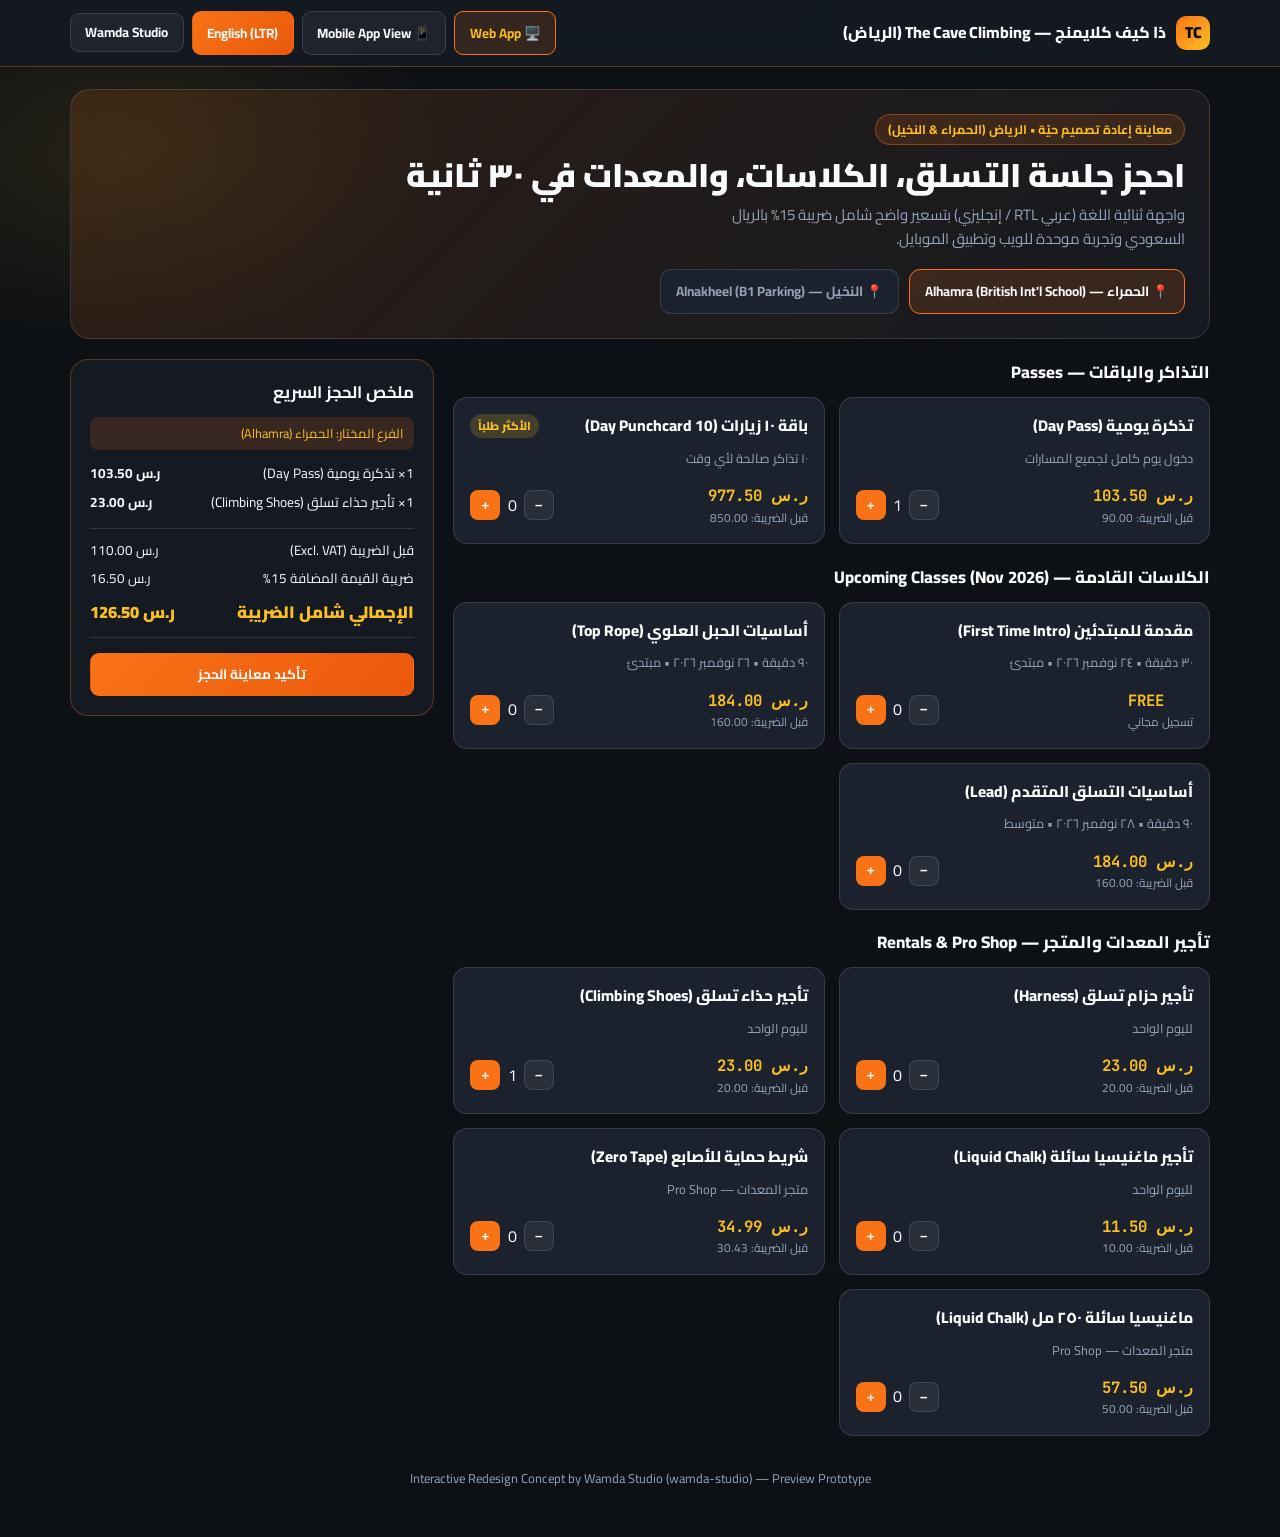
<file: previews/thecave-booking.html>
<!DOCTYPE html>
<html lang="ar" dir="rtl">
<head>
  <meta charset="UTF-8" />
  <meta name="viewport" content="width=device-width, initial-scale=1.0" />
  <title>The Cave Climbing — معاينة الحجز التفاعلية | Wamda Studio Preview</title>
  <link rel="preconnect" href="https://fonts.googleapis.com" />
  <link rel="preconnect" href="https://fonts.gstatic.com" crossorigin />
  <link href="https://fonts.googleapis.com/css2?family=Cairo:wght@500;700;800;900&family=JetBrains+Mono:wght@600;700&family=Plus+Jakarta+Sans:wght@500;700;800&display=swap" rel="stylesheet" />
  <style>
    :root {
      --bg: #0d1014;
      --surface: #151a22;
      --card: #1b222d;
      --border: rgba(248, 250, 252, 0.12);
      --text: #f8fafc;
      --muted: #94a3b8;
      --grip: #f97316;
      --amber: #fbbf24;
      --grip-dim: rgba(249, 115, 22, 0.15);
      --ok: #22c55e;
      --font-ar: 'Cairo', system-ui, sans-serif;
      --font-en: 'Plus Jakarta Sans', system-ui, sans-serif;
      --mono: 'JetBrains Mono', ui-monospace, monospace;
    }
    * { box-sizing: border-box; }
    body {
      margin: 0;
      background:
        radial-gradient(800px 400px at 85% -10%, rgba(249, 115, 22, 0.18), transparent 55%),
        radial-gradient(600px 350px at 10% 10%, rgba(251, 191, 36, 0.10), transparent 55%),
        var(--bg);
      color: var(--text);
      font-family: var(--font-ar);
      line-height: 1.6;
      padding-block-end: 3rem;
    }
    html[lang="en"] body { font-family: var(--font-en); }

    /* Top Preview Bar */
    .preview-ribbon {
      background: rgba(21, 26, 34, 0.94);
      border-block-end: 1px solid rgba(249, 115, 22, 0.35);
      backdrop-filter: blur(10px);
      position: sticky;
      top: 0;
      z-index: 50;
      padding-block: 0.7rem;
      padding-inline: 1rem;
    }
    .ribbon-inner {
      width: min(1140px, 100%);
      margin-inline: auto;
      display: flex;
      flex-wrap: wrap;
      align-items: center;
      justify-content: space-between;
      gap: 0.75rem;
    }
    .brand-lock {
      display: flex;
      align-items: center;
      gap: 0.65rem;
      font-weight: 800;
      font-size: 1rem;
    }
    .rock-badge {
      width: 34px;
      height: 34px;
      border-radius: 10px;
      display: grid;
      place-items: center;
      background: linear-gradient(135deg, var(--grip), var(--amber));
      color: #160a02;
      font-weight: 900;
    }
    .ribbon-controls {
      display: flex;
      flex-wrap: wrap;
      align-items: center;
      gap: 0.5rem;
    }
    .btn {
      border: 1px solid var(--border);
      background: rgba(255, 255, 255, 0.05);
      color: var(--text);
      padding: 0.48rem 0.9rem;
      border-radius: 9px;
      font-family: inherit;
      font-size: 0.84rem;
      font-weight: 700;
      cursor: pointer;
      display: inline-flex;
      align-items: center;
      gap: 0.4rem;
      text-decoration: none;
    }
    .btn-grip {
      background: linear-gradient(135deg, var(--grip), #ea580c);
      color: #fff;
      border-color: transparent;
    }
    .btn.active-mode {
      background: var(--grip-dim);
      border-color: var(--grip);
      color: var(--amber);
    }

    /* Frame wrapper for Web vs Mobile App View */
    .app-shell {
      width: min(1140px, calc(100% - 1.5rem));
      margin-inline: auto;
      margin-block-start: 1.4rem;
      transition: max-width 0.25s ease;
    }
    .app-shell.mobile-frame {
      max-width: 410px;
      background: #090b0e;
      border: 6px solid #262e3d;
      border-radius: 34px;
      padding: 1rem;
      box-shadow: 0 28px 65px rgba(0, 0, 0, 0.65);
    }
    .app-shell.mobile-frame .layout-grid {
      grid-template-columns: 1fr;
    }
    .app-shell.mobile-frame .cards-2 {
      grid-template-columns: 1fr;
    }
    .app-shell.mobile-frame .cart-box {
      position: static;
    }

    /* Hero + Branch Bar */
    .hero-card {
      background: linear-gradient(135deg, rgba(249, 115, 22, 0.14), rgba(21, 26, 34, 0.95));
      border: 1px solid var(--border);
      border-radius: 20px;
      padding: 1.5rem;
      margin-block-end: 1.25rem;
    }
    .hero-top {
      display: flex;
      flex-wrap: wrap;
      justify-content: space-between;
      align-items: flex-start;
      gap: 1rem;
    }
    .tag-pill {
      display: inline-flex;
      align-items: center;
      gap: 0.4rem;
      padding: 0.28rem 0.75rem;
      border-radius: 999px;
      background: var(--grip-dim);
      border: 1px solid rgba(249, 115, 22, 0.4);
      color: var(--amber);
      font-size: 0.78rem;
      font-weight: 700;
      margin-block-end: 0.6rem;
    }
    h1 {
      margin: 0 0 0.45rem;
      font-size: clamp(1.35rem, 2.7vw, 2.05rem);
      line-height: 1.25;
      font-weight: 900;
    }
    .hero-sub {
      margin: 0;
      color: var(--muted);
      font-size: 0.94rem;
      max-width: 60ch;
    }
    .branch-bar {
      display: flex;
      flex-wrap: wrap;
      gap: 0.6rem;
      margin-block-start: 1.1rem;
    }
    .branch-btn {
      padding: 0.55rem 0.95rem;
      border-radius: 11px;
      border: 1px solid var(--border);
      background: var(--card);
      color: var(--muted);
      font-family: inherit;
      font-size: 0.84rem;
      font-weight: 700;
      cursor: pointer;
    }
    .branch-btn.active {
      border-color: var(--grip);
      background: var(--grip-dim);
      color: var(--text);
    }

    /* Main Grid */
    .layout-grid {
      display: grid;
      grid-template-columns: 1.35fr 0.65fr;
      gap: 1.2rem;
      align-items: start;
    }
    .section-title {
      margin: 1.2rem 0 0.7rem;
      font-size: 1.05rem;
      font-weight: 800;
      display: flex;
      align-items: center;
      justify-content: space-between;
      gap: 0.5rem;
    }
    .section-title:first-child { margin-block-start: 0; }
    .cards-2 {
      display: grid;
      grid-template-columns: repeat(2, minmax(0, 1fr));
      gap: 0.85rem;
    }
    .item-card {
      background: var(--card);
      border: 1px solid var(--border);
      border-radius: 14px;
      padding: 1rem;
      display: flex;
      flex-direction: column;
      gap: 0.55rem;
    }
    .item-head {
      display: flex;
      justify-content: space-between;
      align-items: flex-start;
      gap: 0.5rem;
    }
    .item-card h3 {
      margin: 0;
      font-size: 0.97rem;
      font-weight: 800;
    }
    .pop-tag {
      font-size: 0.72rem;
      font-weight: 800;
      padding: 0.16rem 0.5rem;
      border-radius: 999px;
      background: rgba(251, 191, 36, 0.18);
      color: var(--amber);
      white-space: nowrap;
    }
    .item-meta {
      color: var(--muted);
      font-size: 0.8rem;
    }
    .item-foot {
      margin-block-start: auto;
      padding-block-start: 0.4rem;
      display: flex;
      align-items: center;
      justify-content: space-between;
      gap: 0.6rem;
    }
    .price-col strong {
      display: block;
      color: var(--amber);
      font-family: var(--mono);
      font-size: 0.98rem;
    }
    .price-col span {
      display: block;
      font-size: 0.74rem;
      color: var(--muted);
    }
    .qty-ctrl {
      display: inline-flex;
      align-items: center;
      gap: 0.45rem;
    }
    .qty-btn {
      width: 30px;
      height: 30px;
      border-radius: 8px;
      border: 1px solid var(--border);
      background: rgba(255, 255, 255, 0.06);
      color: var(--text);
      font-weight: 800;
      cursor: pointer;
    }
    .qty-btn.plus {
      background: var(--grip);
      color: #fff;
      border-color: transparent;
    }

    /* Cart Drawer */
    .cart-box {
      background: var(--surface);
      border: 1px solid rgba(249, 115, 22, 0.32);
      border-radius: 18px;
      padding: 1.2rem;
      position: sticky;
      top: 4.7rem;
    }
    .cart-box h2 {
      margin: 0 0 0.7rem;
      font-size: 1.04rem;
    }
    .branch-pill {
      display: block;
      font-size: 0.8rem;
      color: var(--amber);
      background: var(--grip-dim);
      padding: 0.4rem 0.7rem;
      border-radius: 8px;
      margin-block-end: 0.8rem;
    }
    .cart-lines {
      display: grid;
      gap: 0.45rem;
      font-size: 0.85rem;
      margin-block-end: 0.9rem;
    }
    .cart-line {
      display: flex;
      justify-content: space-between;
      gap: 0.5rem;
    }
    .summary-box {
      border-block: 1px solid var(--border);
      padding-block: 0.7rem;
      margin-block-end: 0.9rem;
      display: grid;
      gap: 0.35rem;
      font-size: 0.84rem;
    }
    .summary-total {
      display: flex;
      justify-content: space-between;
      font-weight: 900;
      font-size: 1.04rem;
      color: var(--amber);
      padding-block-start: 0.3rem;
    }
    .modal-backdrop {
      position: fixed;
      inset: 0;
      background: rgba(0, 0, 0, 0.72);
      display: none;
      place-items: center;
      z-index: 80;
      padding: 1rem;
    }
    .modal-backdrop.open { display: grid; }
    .modal-card {
      width: min(440px, 100%);
      background: var(--surface);
      border: 1px solid var(--grip);
      border-radius: 18px;
      padding: 1.35rem;
    }
    .modal-card pre {
      background: var(--bg);
      border: 1px solid var(--border);
      border-radius: 10px;
      padding: 0.85rem;
      font-family: var(--mono);
      font-size: 0.78rem;
      white-space: pre-wrap;
      color: var(--text);
    }
    footer.note {
      margin-block-start: 2rem;
      text-align: center;
      color: var(--muted);
      font-size: 0.8rem;
    }
    @media (max-width: 880px) {
      .layout-grid, .cards-2 { grid-template-columns: 1fr; }
      .cart-box { position: static; }
    }
  </style>
</head>
<body>
  <div class="preview-ribbon">
    <div class="ribbon-inner">
      <div class="brand-lock">
        <span class="rock-badge">TC</span>
        <span id="navBrand">ذا كيف كلايمنج — The Cave Climbing (الرياض)</span>
      </div>
      <div class="ribbon-controls">
        <button id="viewWebBtn" class="btn active-mode" type="button">🖥️ Web App</button>
        <button id="viewMobBtn" class="btn" type="button">📱 Mobile App View</button>
        <button id="langBtn" class="btn btn-grip" type="button">English (LTR)</button>
        <a class="btn" href="../index.html" id="studioLink">Wamda Studio</a>
      </div>
    </div>
  </div>

  <main id="appShell" class="app-shell">
    <section class="hero-card">
      <div class="hero-top">
        <div>
          <span class="tag-pill" id="heroTag">معاينة إعادة تصميم حيّة • الرياض (الحمراء &amp; النخيل)</span>
          <h1 id="heroTitle">احجز جلسة التسلق، الكلاسات، والمعدات في ٣٠ ثانية</h1>
          <p class="hero-sub" id="heroSub">واجهة ثنائية اللغة (عربي RTL / إنجليزي) بتسعير واضح شامل ضريبة 15% بالريال السعودي وتجربة موحدة للويب وتطبيق الموبايل.</p>
        </div>
      </div>

      <div class="branch-bar" role="group" aria-label="Branch selector">
        <button class="branch-btn active" data-branch="alhamra" id="brAlhamra" type="button">📍 الحمراء — Alhamra (British Int'l School)</button>
        <button class="branch-btn" data-branch="alnakheel" id="brAlnakheel" type="button">📍 النخيل — Alnakheel (B1 Parking)</button>
      </div>
    </section>

    <div class="layout-grid">
      <div>
        <div class="section-title">
          <span id="secPasses">التذاكر والباقات — Passes</span>
        </div>
        <div id="passesGrid" class="cards-2"></div>

        <div class="section-title">
          <span id="secClasses">الكلاسات القادمة — Upcoming Classes (Nov 2026)</span>
        </div>
        <div id="classesGrid" class="cards-2"></div>

        <div class="section-title">
          <span id="secGear">تأجير المعدات والمتجر — Rentals &amp; Pro Shop</span>
        </div>
        <div id="gearGrid" class="cards-2"></div>
      </div>

      <aside class="cart-box">
        <h2 id="cartHead">ملخص الحجز السريع — Booking Cart</h2>
        <span id="activeBranchPill" class="branch-pill"></span>
        <div id="cartLines" class="cart-lines"></div>
        <div class="summary-box">
          <div class="cart-line"><span id="lblSub">قبل الضريبة (Excl. VAT)</span><span id="valSub" dir="ltr">0.00 SAR</span></div>
          <div class="cart-line"><span id="lblVat">ضريبة القيمة المضافة 15%</span><span id="valVat" dir="ltr">0.00 SAR</span></div>
          <div class="summary-total"><span id="lblTotal">الإجمالي شامل الضريبة</span><span id="valTotal" dir="ltr">0.00 SAR</span></div>
        </div>
        <button id="confirmBtn" class="btn btn-grip" style="width:100%;justify-content:center;" type="button">تأكيد معاينة الحجز — Confirm Session Preview</button>
      </aside>
    </div>

    <footer class="note" id="footNote">
      Interactive Redesign Concept by Wamda Studio (wamda-studio) — Preview Prototype
    </footer>
  </main>

  <div id="modalBackdrop" class="modal-backdrop" role="dialog" aria-modal="true">
    <div class="modal-card">
      <h3 style="margin:0 0 0.5rem;" id="modalTitle">ملخص الحجز التجريبي — Preview Summary</h3>
      <pre id="modalSummary"></pre>
      <button id="closeModalBtn" class="btn btn-grip" style="width:100%;justify-content:center;" type="button">إغلاق — Close</button>
    </div>
  </div>

  <script>
    (function () {
      const catalog = [
        { id: "daypass", cat: "passes", total: 103.50, excl: 90.00, ar: "تذكرة يومية (Day Pass)", arMeta: "دخول يوم كامل لجميع المسارات", en: "Day Pass", enMeta: "Full-day climbing access", pop: false },
        { id: "punch10", cat: "passes", total: 977.50, excl: 850.00, ar: "باقة ١٠ زيارات (10 Day Punchcard)", arMeta: "١٠ تذاكر صالحة لأي وقت", en: "10 Day Punchcard", enMeta: "10 flexible climbing sessions", pop: true },
        { id: "intro", cat: "classes", total: 0.00, excl: 0.00, ar: "مقدمة للمبتدئين (First Time Intro)", arMeta: "٣٠ دقيقة • ٢٤ نوفمبر ٢٠٢٦ • مبتدئ", en: "Intro: First Time Experience", enMeta: "30 min • Nov 24, 2026 • Beginner", pop: false },
        { id: "toprope", cat: "classes", total: 184.00, excl: 160.00, ar: "أساسيات الحبل العلوي (Top Rope)", arMeta: "٩٠ دقيقة • ٢٦ نوفمبر ٢٠٢٦ • مبتدئ", en: "Top Rope Fundamentals", enMeta: "90 min • Nov 26, 2026 • Beginner", pop: false },
        { id: "lead", cat: "classes", total: 184.00, excl: 160.00, ar: "أساسيات التسلق المتقدم (Lead)", arMeta: "٩٠ دقيقة • ٢٨ نوفمبر ٢٠٢٦ • متوسط", en: "Advanced Lead Fundamentals", enMeta: "90 min • Nov 28, 2026 • Intermediate", pop: false },
        { id: "harness", cat: "gear", total: 23.00, excl: 20.00, ar: "تأجير حزام تسلق (Harness)", arMeta: "لليوم الواحد", en: "Rental Harness", enMeta: "Per day", pop: false },
        { id: "shoes", cat: "gear", total: 23.00, excl: 20.00, ar: "تأجير حذاء تسلق (Climbing Shoes)", arMeta: "لليوم الواحد", en: "Climbing Shoe Rental", enMeta: "Per day", pop: false },
        { id: "chalkrent", cat: "gear", total: 11.50, excl: 10.00, ar: "تأجير ماغنيسيا سائلة (Liquid Chalk)", arMeta: "لليوم الواحد", en: "Liquid Chalk Rental", enMeta: "Per day", pop: false },
        { id: "tape", cat: "gear", total: 34.99, excl: 30.43, ar: "شريط حماية للأصابع (Zero Tape)", arMeta: "متجر المعدات — Pro Shop", en: "Zero Tape", enMeta: "Pro Shop", pop: false },
        { id: "chalk250", cat: "gear", total: 57.50, excl: 50.00, ar: "ماغنيسيا سائلة ٢٥٠ مل (Liquid Chalk)", arMeta: "متجر المعدات — Pro Shop", en: "Liquid Chalk 250ml", enMeta: "Pro Shop", pop: false }
      ];

      const cart = { daypass: 1, shoes: 1 };
      let lang = "ar";
      let branch = "alhamra";

      function currLabel(val) {
        if (val === 0) return lang === "ar" ? "مجاني" : "Free";
        return lang === "ar" ? `${val.toFixed(2)} ر.س` : `${val.toFixed(2)} SAR`;
      }

      function renderCards() {
        const groups = {
          passes: document.getElementById("passesGrid"),
          classes: document.getElementById("classesGrid"),
          gear: document.getElementById("gearGrid")
        };
        Object.values(groups).forEach((g) => { g.innerHTML = ""; });

        catalog.forEach((it) => {
          const q = cart[it.id] || 0;
          const card = document.createElement("article");
          card.className = "item-card";
          card.innerHTML = `
            <div class="item-head">
              <h3>${lang === "ar" ? it.ar : it.en}</h3>
              ${it.pop ? `<span class="pop-tag">${lang === "ar" ? "الأكثر طلباً" : "Popular"}</span>` : ""}
            </div>
            <div class="item-meta">${lang === "ar" ? it.arMeta : it.enMeta}</div>
            <div class="item-foot">
              <div class="price-col">
                <strong dir="ltr">${it.total === 0 ? (lang === "ar" ? "FREE" : "Free") : it.total.toFixed(2) + (lang === "ar" ? " ر.س" : " SAR")}</strong>
                <span>${it.total === 0 ? (lang === "ar" ? "تسجيل مجاني" : "No VAT") : (lang === "ar" ? "قبل الضريبة: " : "Excl. VAT: ") + it.excl.toFixed(2)}</span>
              </div>
              <div class="qty-ctrl">
                <button class="qty-btn" data-id="${it.id}" data-act="dec" type="button">−</button>
                <span>${q}</span>
                <button class="qty-btn plus" data-id="${it.id}" data-act="inc" type="button">+</button>
              </div>
            </div>
          `;
          groups[it.cat].appendChild(card);
        });

        renderCart();
      }

      function renderCart() {
        const linesEl = document.getElementById("cartLines");
        linesEl.innerHTML = "";
        let sub = 0;
        let tot = 0;
        catalog.forEach((it) => {
          const q = cart[it.id] || 0;
          if (q > 0) {
            sub += it.excl * q;
            tot += it.total * q;
            const row = document.createElement("div");
            row.className = "cart-line";
            row.innerHTML = `<span>${q}× ${lang === "ar" ? it.ar : it.en}</span><strong dir="ltr">${currLabel(it.total * q)}</strong>`;
            linesEl.appendChild(row);
          }
        });
        if (!linesEl.children.length) {
          linesEl.innerHTML = `<span style="color:var(--muted)">${lang === "ar" ? "أضف تذكرة أو كلاس للمعاينة" : "Select a pass, class, or rental"}</span>`;
        }
        const vat = Math.max(0, tot - sub);
        const unit = lang === "ar" ? " ر.س" : " SAR";
        document.getElementById("valSub").textContent = sub.toFixed(2) + unit;
        document.getElementById("valVat").textContent = vat.toFixed(2) + unit;
        document.getElementById("valTotal").textContent = tot.toFixed(2) + unit;
        document.getElementById("activeBranchPill").textContent =
          branch === "alhamra"
            ? (lang === "ar" ? "الفرع المختار: الحمراء (Alhamra)" : "Branch: The Cave Alhamra")
            : (lang === "ar" ? "الفرع المختار: النخيل (Alnakheel)" : "Branch: The Cave Alnakheel");
      }

      function applyLang(next) {
        lang = next;
        document.documentElement.lang = lang;
        document.documentElement.dir = lang === "ar" ? "rtl" : "ltr";
        const ar = lang === "ar";
        document.getElementById("navBrand").textContent = ar ? "ذا كيف كلايمنج — The Cave Climbing (الرياض)" : "The Cave Climbing — Riyadh Booking Concept";
        document.getElementById("langBtn").textContent = ar ? "English (LTR)" : "العربية (RTL)";
        document.getElementById("heroTag").textContent = ar ? "معاينة إعادة تصميم حيّة • الرياض (الحمراء & النخيل)" : "Live Redesign Concept • Riyadh (Alhamra & Alnakheel)";
        document.getElementById("heroTitle").textContent = ar ? "احجز جلسة التسلق، الكلاسات، والمعدات في ٣٠ ثانية" : "Book Your Climb, Classes & Gear in 30 Seconds";
        document.getElementById("heroSub").textContent = ar
          ? "واجهة ثنائية اللغة (عربي RTL / إنجليزي) بتسعير واضح شامل ضريبة 15% بالريال السعودي وتجربة موحدة للويب وتطبيق الموبايل."
          : "Bilingual AR/EN booking flow with explicit SAR currency, 15% VAT breakdown, refreshed Nov 2026 class dates, and unified Web + Mobile App UX.";
        document.getElementById("secPasses").textContent = ar ? "التذاكر والباقات — Passes" : "Memberships & Passes";
        document.getElementById("secClasses").textContent = ar ? "الكلاسات القادمة — Upcoming Classes (Nov 2026)" : "Upcoming Classes & Coaching (Nov 2026)";
        document.getElementById("secGear").textContent = ar ? "تأجير المعدات والمتجر — Rentals & Pro Shop" : "Equipment Rentals & Pro Shop";
        document.getElementById("cartHead").textContent = ar ? "ملخص الحجز السريع" : "Quick Booking Cart";
        document.getElementById("lblSub").textContent = ar ? "قبل الضريبة (Excl. VAT)" : "Subtotal (Excl. VAT)";
        document.getElementById("lblVat").textContent = ar ? "ضريبة القيمة المضافة 15%" : "Saudi VAT (15%)";
        document.getElementById("lblTotal").textContent = ar ? "الإجمالي شامل الضريبة" : "Total (Incl. VAT)";
        document.getElementById("confirmBtn").textContent = ar ? "تأكيد معاينة الحجز" : "Confirm Session Preview";
        document.getElementById("modalTitle").textContent = ar ? "ملخص الحجز التجريبي" : "Booking Preview Summary";
        document.getElementById("closeModalBtn").textContent = ar ? "إغلاق" : "Close";
        renderCards();
      }

      document.addEventListener("click", (e) => {
        const qBtn = e.target.closest("button[data-act]");
        if (qBtn) {
          const id = qBtn.getAttribute("data-id");
          const act = qBtn.getAttribute("data-act");
          cart[id] = act === "inc" ? (cart[id] || 0) + 1 : Math.max(0, (cart[id] || 0) - 1);
          renderCards();
          return;
        }
        const bBtn = e.target.closest("button[data-branch]");
        if (bBtn) {
          document.querySelectorAll(".branch-btn").forEach((b) => b.classList.remove("active"));
          bBtn.classList.add("active");
          branch = bBtn.getAttribute("data-branch");
          renderCart();
        }
      });

      document.getElementById("langBtn").addEventListener("click", () => applyLang(lang === "ar" ? "en" : "ar"));
      document.getElementById("viewWebBtn").addEventListener("click", () => {
        document.getElementById("appShell").classList.remove("mobile-frame");
        document.getElementById("viewWebBtn").classList.add("active-mode");
        document.getElementById("viewMobBtn").classList.remove("active-mode");
      });
      document.getElementById("viewMobBtn").addEventListener("click", () => {
        document.getElementById("appShell").classList.add("mobile-frame");
        document.getElementById("viewMobBtn").classList.add("active-mode");
        document.getElementById("viewWebBtn").classList.remove("active-mode");
      });
      document.getElementById("confirmBtn").addEventListener("click", () => {
        const itemsTxt = catalog.filter((it) => (cart[it.id] || 0) > 0)
          .map((it) => `- ${cart[it.id]}x ${it.en}: ${(it.total * cart[it.id]).toFixed(2)} SAR`)
          .join("\n") || "No items selected.";
        document.getElementById("modalSummary").textContent =
          `The Cave Climbing (${branch === "alhamra" ? "Alhamra" : "Alnakheel"})\n` +
          `${itemsTxt}\n` +
          `Total Incl. VAT: ${document.getElementById("valTotal").textContent}\n` +
          `(Interactive UI Prototype — Wamda Studio)`;
        document.getElementById("modalBackdrop").classList.add("open");
      });
      document.getElementById("closeModalBtn").addEventListener("click", () => {
        document.getElementById("modalBackdrop").classList.remove("open");
      });

      applyLang("ar");
    })();
  </script>
</body>
</html>
</file>
<file: styles.css>
:root {
  --bg: #0b1117;
  --bg-elev: #111923;
  --bg-card: #151f2c;
  --bg-card-hover: #1a2636;
  --border: rgba(148, 163, 184, 0.16);
  --border-strong: rgba(52, 211, 153, 0.35);
  --text: #f1f5f9;
  --text-muted: #94a3b8;
  --text-soft: #cbd5e1;
  --accent: #10b981;
  --accent-bright: #34d399;
  --accent-dim: rgba(16, 185, 129, 0.14);
  --amber: #f59e0b;
  --amber-dim: rgba(245, 158, 11, 0.14);
  --radius-lg: 18px;
  --radius-md: 12px;
  --radius-sm: 8px;
  --shadow: 0 18px 45px rgba(0, 0, 0, 0.35);
  --font-ar: 'Cairo', system-ui, -apple-system, 'Segoe UI', Tahoma, sans-serif;
  --font-en: 'Plus Jakarta Sans', system-ui, -apple-system, 'Segoe UI', Roboto, sans-serif;
  --font-mono: 'JetBrains Mono', ui-monospace, SFMono-Regular, Menlo, Consolas, monospace;
}

*,
*::before,
*::after {
  box-sizing: border-box;
}

html {
  scroll-behavior: smooth;
}

body {
  margin: 0;
  background:
    radial-gradient(900px 420px at 15% -5%, rgba(16, 185, 129, 0.14), transparent 60%),
    radial-gradient(750px 380px at 90% 5%, rgba(245, 158, 11, 0.10), transparent 55%),
    var(--bg);
  color: var(--text);
  font-family: var(--font-ar);
  line-height: 1.65;
  -webkit-font-smoothing: antialiased;
}

html[lang="en"] body {
  font-family: var(--font-en);
}

a {
  color: inherit;
  text-decoration: none;
}

.container {
  width: min(1140px, calc(100% - 2rem));
  margin-inline: auto;
}

/* Header */
.site-header {
  position: sticky;
  top: 0;
  z-index: 40;
  backdrop-filter: blur(14px);
  background: rgba(11, 17, 23, 0.82);
  border-block-end: 1px solid var(--border);
}

.nav-bar {
  display: flex;
  align-items: center;
  justify-content: space-between;
  gap: 1rem;
  padding-block: 0.9rem;
}

.brand {
  display: inline-flex;
  align-items: center;
  gap: 0.7rem;
  font-weight: 800;
  font-size: 1.1rem;
  letter-spacing: -0.01em;
}

.brand-mark {
  width: 36px;
  height: 36px;
  border-radius: 10px;
  display: grid;
  place-items: center;
  background: linear-gradient(135deg, var(--accent), #059669);
  color: #04130d;
  font-weight: 900;
  font-size: 1.05rem;
  box-shadow: 0 6px 20px rgba(16, 185, 129, 0.28);
}

.nav-links {
  display: flex;
  align-items: center;
  gap: 1.4rem;
  color: var(--text-muted);
  font-size: 0.94rem;
  font-weight: 600;
}

.nav-links a:hover {
  color: var(--text);
}

.nav-actions {
  display: flex;
  align-items: center;
  gap: 0.65rem;
}

.btn {
  display: inline-flex;
  align-items: center;
  justify-content: center;
  gap: 0.5rem;
  padding-block: 0.65rem;
  padding-inline: 1.15rem;
  border-radius: var(--radius-sm);
  font-family: inherit;
  font-size: 0.92rem;
  font-weight: 700;
  cursor: pointer;
  border: 1px solid transparent;
  transition: transform 0.15s ease, background 0.15s ease, border-color 0.15s ease;
}

.btn:hover {
  transform: translateY(-1px);
}

.btn-primary {
  background: linear-gradient(135deg, var(--accent), #059669);
  color: #03140e;
  box-shadow: 0 8px 24px rgba(16, 185, 129, 0.26);
}

.btn-primary:hover {
  background: linear-gradient(135deg, var(--accent-bright), var(--accent));
}

.btn-ghost {
  background: rgba(255, 255, 255, 0.04);
  border-color: var(--border);
  color: var(--text-soft);
}

.btn-ghost:hover {
  background: rgba(255, 255, 255, 0.08);
  border-color: rgba(148, 163, 184, 0.35);
}

.btn-amber {
  background: var(--amber-dim);
  border-color: rgba(245, 158, 11, 0.35);
  color: #fbbf24;
}

/* Hero */
.hero {
  padding-block: 4.2rem 3rem;
}

.hero-grid {
  display: grid;
  grid-template-columns: 1.2fr 0.8fr;
  gap: 2.2rem;
  align-items: center;
}

.badge-pill {
  display: inline-flex;
  align-items: center;
  gap: 0.5rem;
  padding-block: 0.35rem;
  padding-inline: 0.9rem;
  border-radius: 999px;
  background: var(--accent-dim);
  border: 1px solid var(--border-strong);
  color: var(--accent-bright);
  font-size: 0.86rem;
  font-weight: 700;
  margin-block-end: 1.1rem;
}

.pulse-dot {
  width: 8px;
  height: 8px;
  border-radius: 50%;
  background: var(--accent-bright);
  box-shadow: 0 0 0 4px rgba(52, 211, 153, 0.2);
}

.hero h1 {
  margin: 0 0 1rem;
  font-size: clamp(1.9rem, 3.6vw, 2.9rem);
  line-height: 1.22;
  font-weight: 800;
  letter-spacing: -0.02em;
}

.hero-sub {
  margin: 0 0 1.5rem;
  color: var(--text-soft);
  font-size: 1.07rem;
  max-width: 62ch;
}

.hero-cta-row {
  display: flex;
  flex-wrap: wrap;
  gap: 0.8rem;
  margin-block-end: 1.25rem;
}

.ai-note {
  padding: 0.85rem 1rem;
  border-radius: var(--radius-md);
  background: rgba(255, 255, 255, 0.03);
  border: 1px solid var(--border);
  border-inline-start: 3px solid var(--amber);
  color: var(--text-muted);
  font-size: 0.88rem;
}

.hero-panel {
  background: var(--bg-elev);
  border: 1px solid var(--border);
  border-radius: var(--radius-lg);
  padding: 1.4rem;
  box-shadow: var(--shadow);
}

.panel-title {
  font-weight: 800;
  font-size: 0.98rem;
  margin: 0 0 1rem;
  color: var(--text);
  display: flex;
  align-items: center;
  justify-content: space-between;
}

.panel-tag {
  font-family: var(--font-mono);
  font-size: 0.74rem;
  padding: 0.2rem 0.55rem;
  border-radius: 999px;
  background: var(--amber-dim);
  color: #fbbf24;
}

.step-list {
  display: grid;
  gap: 0.85rem;
}

.step-item {
  display: flex;
  gap: 0.85rem;
  align-items: flex-start;
  padding: 0.8rem;
  border-radius: var(--radius-md);
  background: var(--bg-card);
  border: 1px solid var(--border);
}

.step-num {
  flex: none;
  width: 28px;
  height: 28px;
  border-radius: 8px;
  display: grid;
  place-items: center;
  background: var(--accent-dim);
  color: var(--accent-bright);
  font-family: var(--font-mono);
  font-weight: 700;
  font-size: 0.85rem;
}

.step-item strong {
  display: block;
  font-size: 0.94rem;
  margin-block-end: 0.15rem;
}

.step-item span {
  display: block;
  font-size: 0.84rem;
  color: var(--text-muted);
}

/* Sections */
.section {
  padding-block: 2.8rem;
}

.section-head {
  display: flex;
  flex-wrap: wrap;
  align-items: flex-end;
  justify-content: space-between;
  gap: 1rem;
  margin-block-end: 1.6rem;
}

.section-head h2 {
  margin: 0 0 0.3rem;
  font-size: clamp(1.35rem, 2.3vw, 1.85rem);
  font-weight: 800;
}

.section-head p {
  margin: 0;
  color: var(--text-muted);
  font-size: 0.96rem;
}

/* Cards */
.grid-2 {
  display: grid;
  grid-template-columns: repeat(2, minmax(0, 1fr));
  gap: 1.15rem;
}

.grid-3 {
  display: grid;
  grid-template-columns: repeat(3, minmax(0, 1fr));
  gap: 1.15rem;
}

.card {
  background: var(--bg-card);
  border: 1px solid var(--border);
  border-radius: var(--radius-lg);
  padding: 1.35rem;
  display: flex;
  flex-direction: column;
  gap: 0.8rem;
  transition: border-color 0.18s ease, background 0.18s ease, transform 0.18s ease;
}

.card:hover {
  border-color: var(--border-strong);
  background: var(--bg-card-hover);
  transform: translateY(-2px);
}

.card-top {
  display: flex;
  align-items: center;
  justify-content: space-between;
  gap: 0.6rem;
}

.price-badge {
  font-family: var(--font-mono);
  font-size: 0.82rem;
  font-weight: 700;
  padding: 0.25rem 0.65rem;
  border-radius: 999px;
  background: var(--accent-dim);
  color: var(--accent-bright);
  border: 1px solid var(--border-strong);
  white-space: nowrap;
}

.eta-tag {
  font-size: 0.78rem;
  color: var(--text-muted);
  font-weight: 600;
}

.card h3 {
  margin: 0;
  font-size: 1.1rem;
  font-weight: 800;
  line-height: 1.35;
}

.card p {
  margin: 0;
  color: var(--text-muted);
  font-size: 0.92rem;
}

.bullet-mini {
  margin: 0;
  padding-inline-start: 1.1rem;
  color: var(--text-soft);
  font-size: 0.86rem;
  display: grid;
  gap: 0.3rem;
}

.card-foot {
  margin-block-start: auto;
  padding-block-start: 0.7rem;
  display: flex;
  align-items: center;
  justify-content: space-between;
  gap: 0.6rem;
}

/* Kit Highlight Banner */
.kit-banner {
  background: linear-gradient(135deg, rgba(16, 185, 129, 0.12), rgba(245, 158, 11, 0.08));
  border: 1px solid var(--border-strong);
  border-radius: var(--radius-lg);
  padding: 1.6rem;
  display: flex;
  flex-wrap: wrap;
  align-items: center;
  justify-content: space-between;
  gap: 1.2rem;
}

.kit-banner h3 {
  margin: 0 0 0.35rem;
  font-size: 1.2rem;
}

.kit-banner p {
  margin: 0;
  color: var(--text-soft);
  font-size: 0.94rem;
  max-width: 65ch;
}

/* Order Brief Builder */
.brief-box {
  background: var(--bg-elev);
  border: 1px solid var(--border);
  border-radius: var(--radius-lg);
  padding: 1.5rem;
  display: grid;
  grid-template-columns: 1fr 1fr;
  gap: 1.4rem;
}

.field-group {
  display: grid;
  gap: 0.45rem;
  margin-block-end: 0.9rem;
}

.field-group label {
  font-size: 0.86rem;
  font-weight: 700;
  color: var(--text-soft);
}

.field-control {
  width: 100%;
  padding: 0.68rem 0.85rem;
  border-radius: var(--radius-sm);
  border: 1px solid var(--border);
  background: var(--bg);
  color: var(--text);
  font-family: inherit;
  font-size: 0.92rem;
}

.field-control:focus {
  outline: 2px solid rgba(16, 185, 129, 0.45);
  border-color: var(--accent);
}

.preview-output {
  background: var(--bg);
  border: 1px solid var(--border);
  border-radius: var(--radius-md);
  padding: 1rem;
  font-family: var(--font-mono);
  font-size: 0.83rem;
  color: var(--text-soft);
  white-space: pre-wrap;
  min-height: 150px;
}

.payment-strip {
  display: flex;
  flex-wrap: wrap;
  gap: 0.6rem;
  align-items: center;
  margin-block-start: 0.75rem;
}

.pay-chip {
  padding: 0.32rem 0.75rem;
  border-radius: 999px;
  font-size: 0.82rem;
  font-weight: 700;
  background: rgba(255, 255, 255, 0.05);
  border: 1px solid var(--border);
  color: var(--text-soft);
}

/* Footer */
.site-footer {
  margin-block-start: 2.5rem;
  border-block-start: 1px solid var(--border);
  padding-block: 1.8rem;
  color: var(--text-muted);
  font-size: 0.86rem;
}

.footer-row {
  display: flex;
  flex-wrap: wrap;
  align-items: center;
  justify-content: space-between;
  gap: 1rem;
}

.toast {
  font-size: 0.84rem;
  color: var(--accent-bright);
  font-weight: 700;
  min-height: 1.2em;
}

@media (max-width: 900px) {
  .hero-grid,
  .grid-3,
  .grid-2,
  .brief-box {
    grid-template-columns: 1fr;
  }

  .nav-links {
    display: none;
  }
}

@media print {
  .site-header,
  .hero-cta-row,
  .btn {
    display: none !important;
  }
  body {
    background: #fff;
    color: #000;
  }
}
</file>
